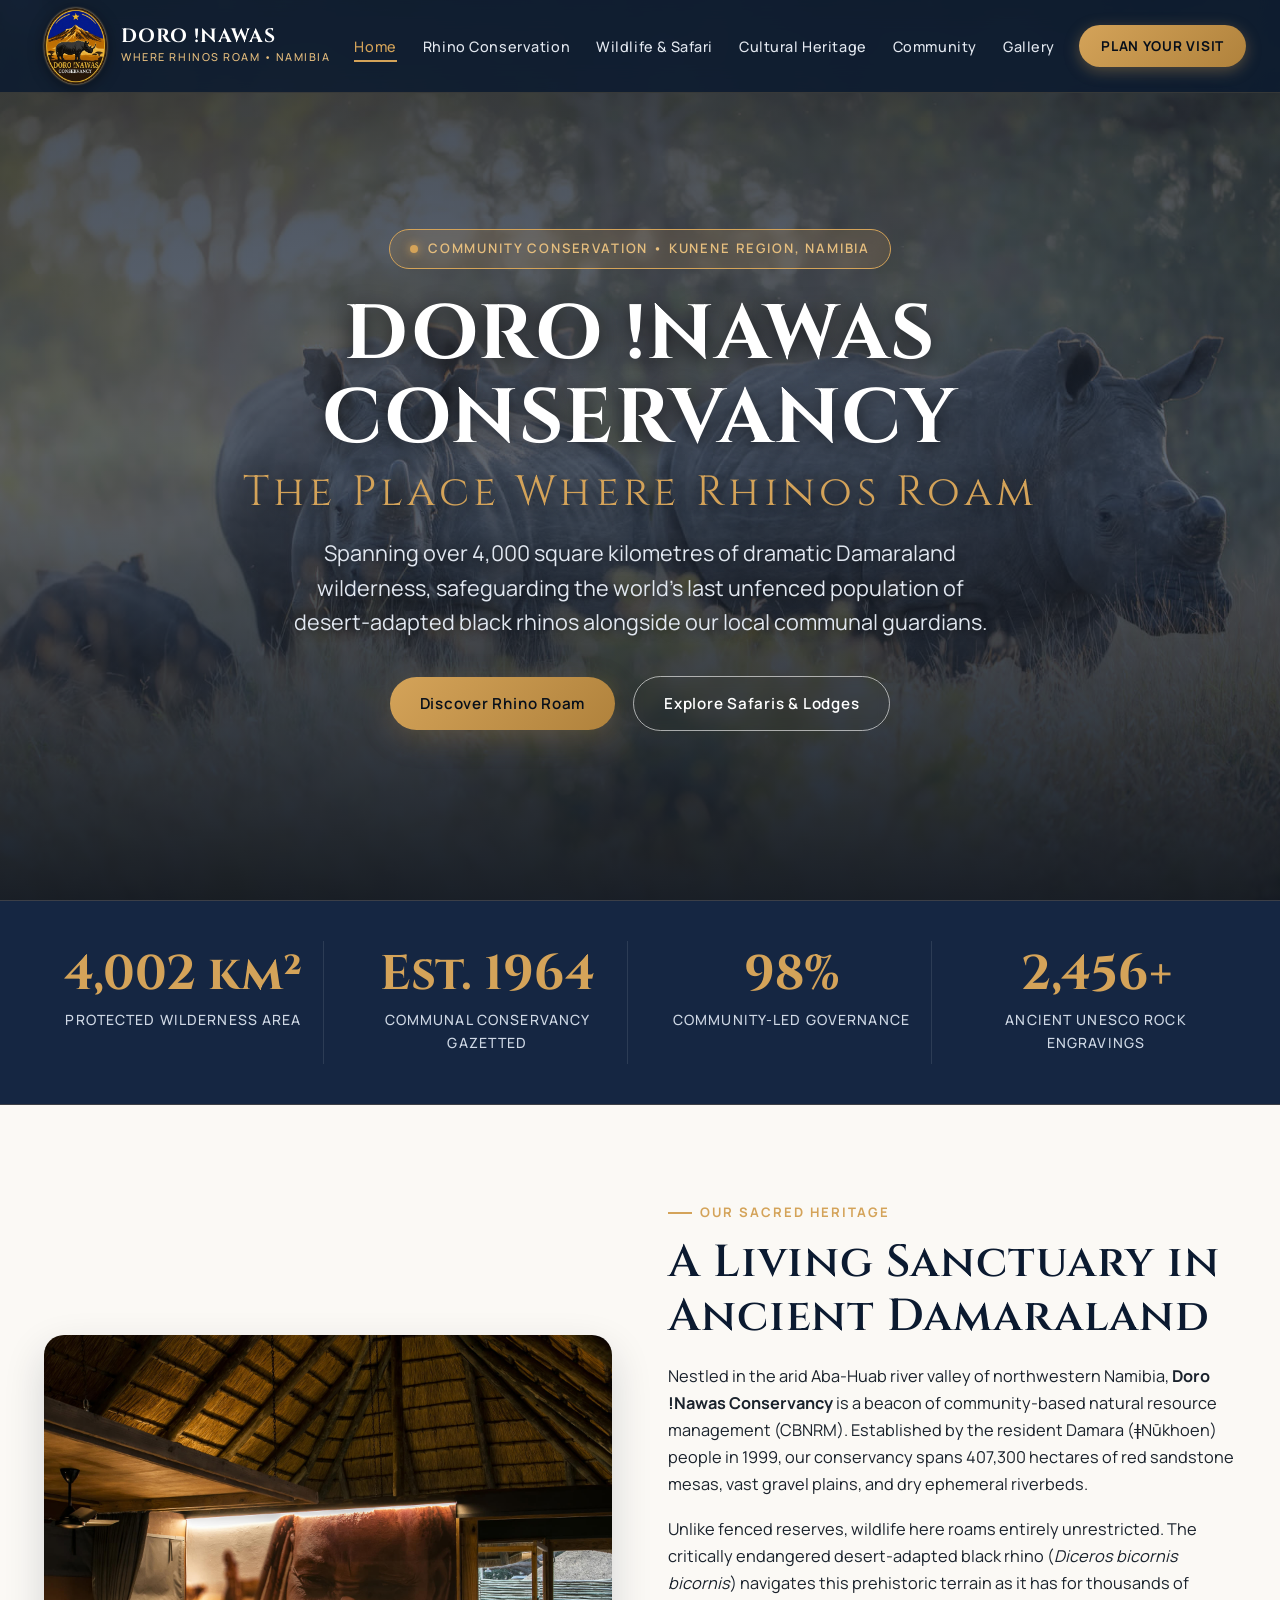
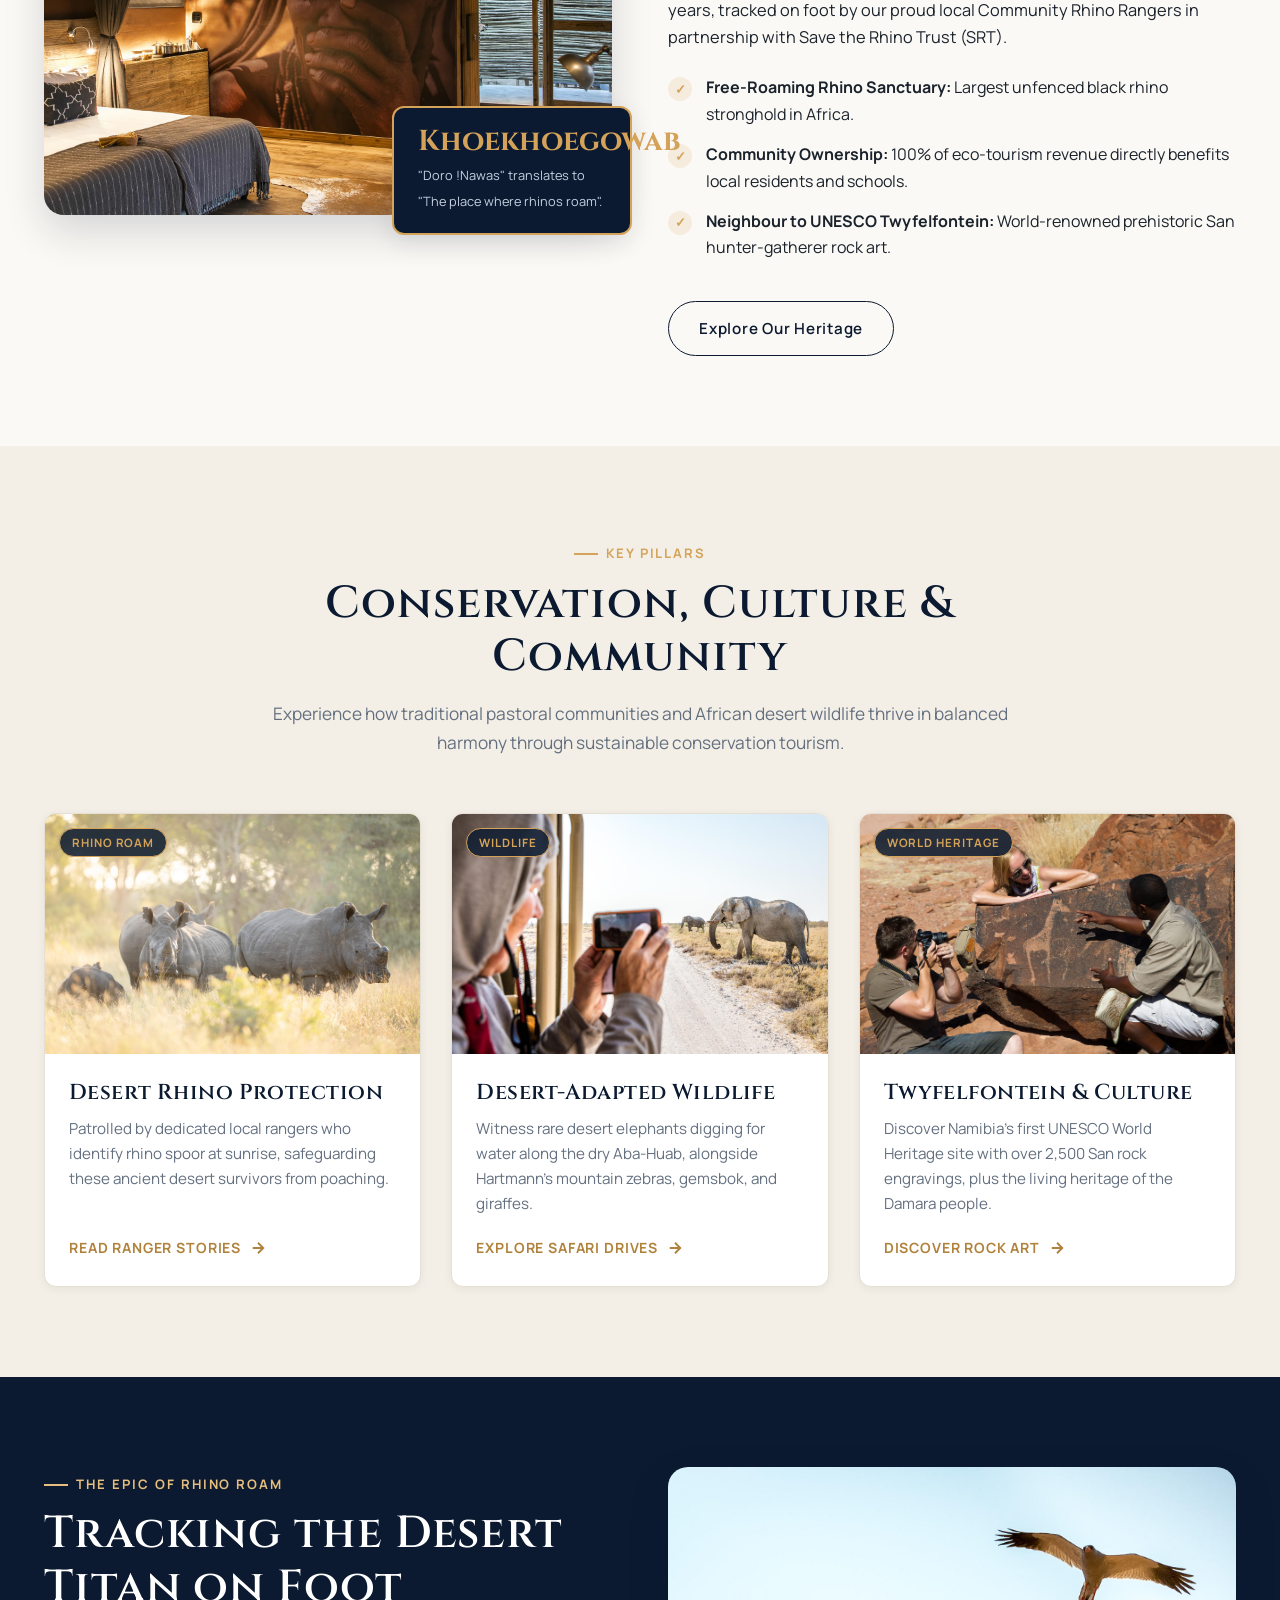
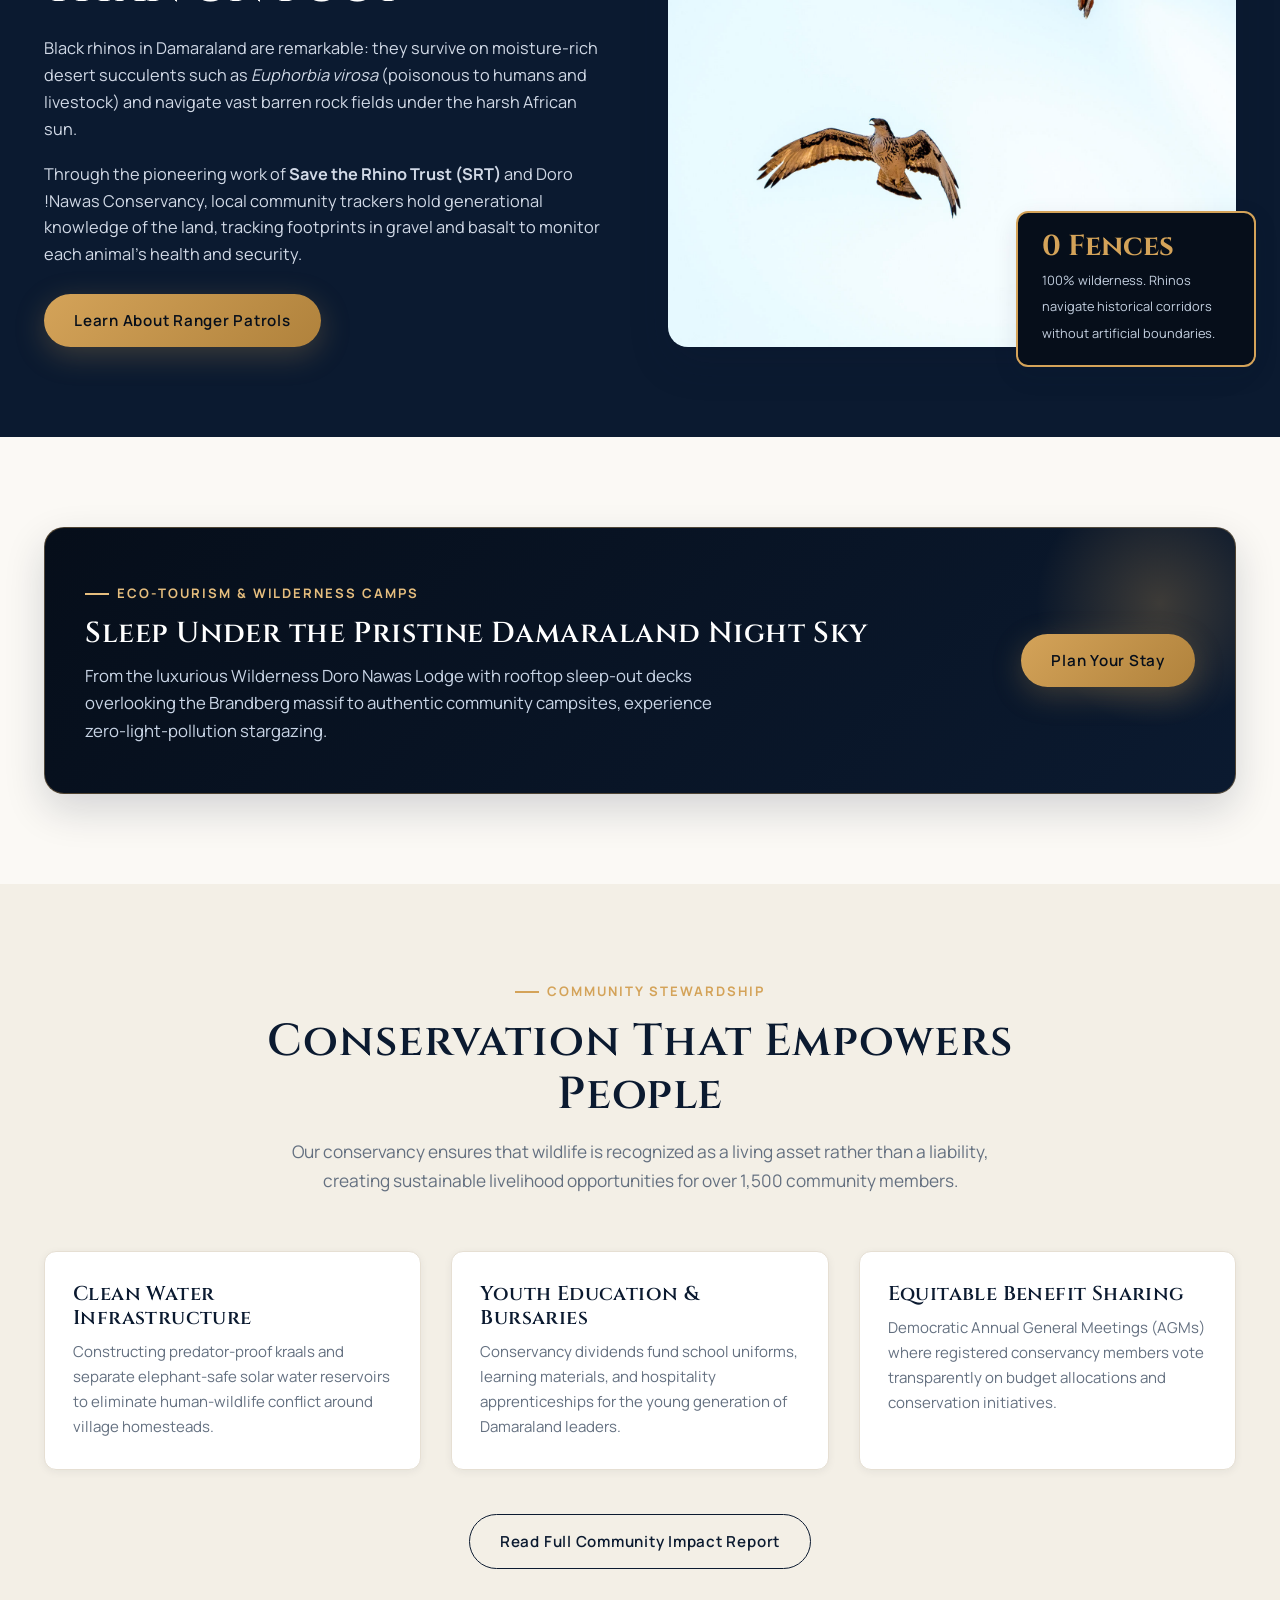
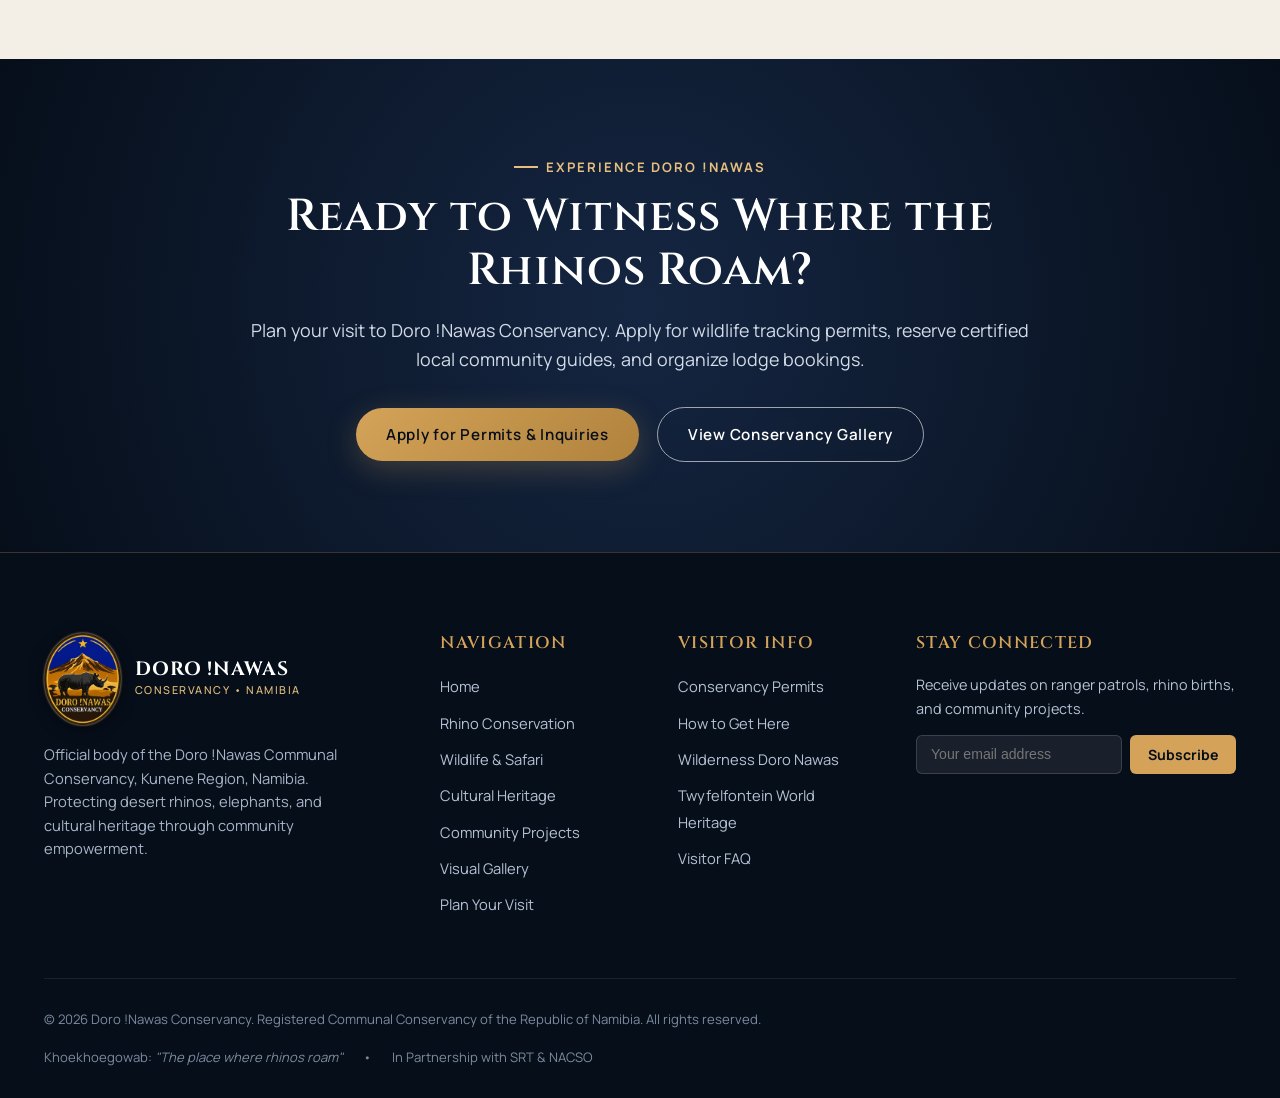
<file: index.html>
<!DOCTYPE html>
<html lang="en">
<head>
  <meta charset="UTF-8">
  <meta name="viewport" content="width=device-width, initial-scale=1.0">
  <title>Doro !Nawas Conservancy | Rhino Roam — Damaraland, Namibia</title>
  <meta name="description" content="Official website of Doro !Nawas Conservancy in Damaraland, Namibia. Known in Khoekhoegowab as 'the place where rhinos roam' — home to the world's last free-roaming desert-adapted black rhinos, desert elephants, and UNESCO Twyfelfontein.">
  <link rel="preconnect" href="https://fonts.googleapis.com">
  <link rel="preconnect" href="https://fonts.gstatic.com" crossorigin>
  <link href="https://fonts.googleapis.com/css2?family=Cinzel:wght@500;600;700;800&family=Cormorant+Garamond:ital,wght@0,400;0,600;0,700;1,400&family=Manrope:wght@300;400;500;600;700&display=swap" rel="stylesheet">
  <link rel="stylesheet" href="css/style.css">
  <link rel="icon" type="image/png" href="assets/images/logo.png">
</head>
<body>

  <!-- Site Header -->
  <header id="siteHeader">
    <div class="wrap">
      <nav class="main-nav">
        <a href="index.html" class="nav-brand">
          <img src="assets/images/logo.png" alt="Doro !Nawas Conservancy Logo" class="nav-logo-img">
          <div class="nav-brand-text">
            <span class="nav-brand-title">DORO !NAWAS</span>
            <span class="nav-brand-sub">Where Rhinos Roam &bull; Namibia</span>
          </div>
        </a>

        <ul class="nav-links">
          <li><a href="index.html" class="active">Home</a></li>
          <li><a href="rhino-conservation.html">Rhino Conservation</a></li>
          <li><a href="wildlife-safari.html">Wildlife &amp; Safari</a></li>
          <li><a href="cultural-heritage.html">Cultural Heritage</a></li>
          <li><a href="community-projects.html">Community</a></li>
          <li><a href="gallery.html">Gallery</a></li>
        </ul>

        <div class="nav-actions">
          <a href="contact.html" class="nav-cta">Plan Your Visit</a>
          <button class="burger-btn" id="burgerBtn" aria-label="Toggle navigation">
            <span></span><span></span><span></span>
          </button>
        </div>
      </nav>
    </div>
  </header>

  <!-- Mobile Drawer Navigation -->
  <div class="mobile-nav-backdrop" id="mobileNavBackdrop"></div>
  <aside class="mobile-nav" id="mobileNav">
    <div class="mobile-nav-header">
      <div class="nav-brand">
        <img src="assets/images/logo.png" alt="Doro !Nawas Conservancy Logo" class="mobile-logo-img">
        <span class="nav-brand-title">DORO !NAWAS</span>
      </div>
      <button class="mobile-close" id="mobileClose" aria-label="Close menu">&times;</button>
    </div>
    <div class="mobile-nav-links">
      <a href="index.html" class="active">Home</a>
      <a href="rhino-conservation.html">Rhino Conservation (Rhino Roam)</a>
      <a href="wildlife-safari.html">Wildlife &amp; Safari Expeditions</a>
      <a href="cultural-heritage.html">Cultural Heritage &amp; Twyfelfontein</a>
      <a href="community-projects.html">Community &amp; Sustainability</a>
      <a href="gallery.html">Visual Gallery</a>
      <a href="contact.html">Visit Planning &amp; Contact</a>
    </div>
    <div class="mobile-nav-footer">
      <a href="contact.html" class="btn btn-primary">Plan Your Visit</a>
    </div>
  </aside>

  <!-- Hero Section -->
  <section class="hero">
    <img src="assets/images/black-rhinos-wild.jpg" alt="Free roaming desert black rhino in Damaraland Namibia" class="hero-bg">
    <div class="hero-overlay"></div>
    <div class="hero-content">
      <div class="hero-badge">
        <span class="hero-badge-dot"></span>
        Community Conservation &bull; Kunene Region, Namibia
      </div>
      <h1 class="hero-title">
        DORO !NAWAS CONSERVANCY
        <span>The Place Where Rhinos Roam</span>
      </h1>
      <p class="hero-subtitle">
        Spanning over 4,000 square kilometres of dramatic Damaraland wilderness, safeguarding the world’s last unfenced population of desert-adapted black rhinos alongside our local communal guardians.
      </p>
      <div class="hero-btns">
        <a href="rhino-conservation.html" class="btn btn-primary">Discover Rhino Roam</a>
        <a href="wildlife-safari.html" class="btn btn-outline">Explore Safaris &amp; Lodges</a>
      </div>
    </div>
  </section>

  <!-- Statistics Strip -->
  <section class="stats-strip">
    <div class="wrap">
      <div class="stats-grid">
        <div class="stat-item">
          <div class="stat-num" data-target="4073" data-suffix=" km²">4,073 km²</div>
          <div class="stat-label">Protected Wilderness Area</div>
        </div>
        <div class="stat-item">
          <div class="stat-num" data-target="1999" data-prefix="Est. " data-grouping="false">Est. 1999</div>
          <div class="stat-label">Communal Conservancy Gazetted</div>
        </div>
        <div class="stat-item">
          <div class="stat-num" data-target="100" data-suffix="%">100%</div>
          <div class="stat-label">Community-Led Governance</div>
        </div>
        <div class="stat-item">
          <div class="stat-num" data-target="2500" data-suffix="+">2,500+</div>
          <div class="stat-label">Ancient UNESCO Rock Engravings</div>
        </div>
      </div>
    </div>
  </section>

  <!-- About / Origin Story Narrative -->
  <section class="section">
    <div class="wrap">
      <div class="split">
        <div class="split-media">
          <div class="split-media-frame">
            <img src="assets/images/damaraland-mountains.jpg" alt="Dramatic Damaraland mountains in Doro Nawas Conservancy">
          </div>
          <div class="split-media-badge">
            <strong>Khoekhoegowab</strong>
            <span>"Doro !Nawas" translates to "The place where rhinos roam".</span>
          </div>
        </div>

        <div class="split-copy">
          <div class="eyebrow">Our Sacred Heritage</div>
          <h2>A Living Sanctuary in Ancient Damaraland</h2>
          <p>
            Nestled in the arid Aba-Huab river valley of northwestern Namibia, <strong>Doro !Nawas Conservancy</strong> is a beacon of community-based natural resource management (CBNRM). Established by the resident Damara (ǂNūkhoen) people in 1999, our conservancy spans 407,300 hectares of red sandstone mesas, vast gravel plains, and dry ephemeral riverbeds.
          </p>
          <p>
            Unlike fenced reserves, wildlife here roams entirely unrestricted. The critically endangered desert-adapted black rhino (<em>Diceros bicornis bicornis</em>) navigates this prehistoric terrain as it has for thousands of years, tracked on foot by our proud local Community Rhino Rangers in partnership with Save the Rhino Trust (SRT).
          </p>
          <div class="feature-list">
            <div class="feature-list-item">
              <span class="feature-icon">&#10003;</span>
              <span><strong>Free-Roaming Rhino Sanctuary:</strong> Largest unfenced black rhino stronghold in Africa.</span>
            </div>
            <div class="feature-list-item">
              <span class="feature-icon">&#10003;</span>
              <span><strong>Community Ownership:</strong> 100% of eco-tourism revenue directly benefits local residents and schools.</span>
            </div>
            <div class="feature-list-item">
              <span class="feature-icon">&#10003;</span>
              <span><strong>Neighbour to UNESCO Twyfelfontein:</strong> World-renowned prehistoric San hunter-gatherer rock art.</span>
            </div>
          </div>
          <a href="cultural-heritage.html" class="btn btn-outline-dark">Explore Our Heritage</a>
        </div>
      </div>
    </div>
  </section>

  <!-- Core Pillars Grid -->
  <section class="section section-alt">
    <div class="wrap">
      <div class="section-header">
        <div class="eyebrow">Key Pillars</div>
        <h2>Conservation, Culture &amp; Community</h2>
        <p>
          Experience how traditional pastoral communities and African desert wildlife thrive in balanced harmony through sustainable conservation tourism.
        </p>
      </div>

      <div class="grid-3">
        <!-- Card 1: Rhino Roam -->
        <div class="feature-card">
          <div class="card-media">
            <img src="assets/images/rhino-closeup.jpg" alt="Desert Black Rhino in Damaraland">
            <span class="card-tag">Rhino Roam</span>
          </div>
          <div class="card-body">
            <h3>Desert Rhino Protection</h3>
            <p>
              Patrolled by dedicated local rangers who identify rhino spoor at sunrise, safeguarding these ancient desert survivors from poaching.
            </p>
            <a href="rhino-conservation.html" class="card-link">
              Read Ranger Stories
              <svg width="18" height="18" viewBox="0 0 24 24" fill="none" stroke="currentColor" stroke-width="2.5"><path d="M5 12h14M12 5l7 7-7 7"/></svg>
            </a>
          </div>
        </div>

        <!-- Card 2: Desert Wildlife -->
        <div class="feature-card">
          <div class="card-media">
            <img src="assets/images/desert-elephants.jpg" alt="Desert adapted elephants in dry riverbed">
            <span class="card-tag">Wildlife</span>
          </div>
          <div class="card-body">
            <h3>Desert-Adapted Wildlife</h3>
            <p>
              Witness rare desert elephants digging for water along the dry Aba-Huab, alongside Hartmann’s mountain zebras, gemsbok, and giraffes.
            </p>
            <a href="wildlife-safari.html" class="card-link">
              Explore Safari Drives
              <svg width="18" height="18" viewBox="0 0 24 24" fill="none" stroke="currentColor" stroke-width="2.5"><path d="M5 12h14M12 5l7 7-7 7"/></svg>
            </a>
          </div>
        </div>

        <!-- Card 3: UNESCO Rock Art -->
        <div class="feature-card">
          <div class="card-media">
            <img src="assets/images/twyfelfontein-rock-art.jpg" alt="Twyfelfontein Rock Engravings">
            <span class="card-tag">World Heritage</span>
          </div>
          <div class="card-body">
            <h3>Twyfelfontein &amp; Culture</h3>
            <p>
              Discover Namibia’s first UNESCO World Heritage site with over 2,500 San rock engravings, plus the living heritage of the Damara people.
            </p>
            <a href="cultural-heritage.html" class="card-link">
              Discover Rock Art
              <svg width="18" height="18" viewBox="0 0 24 24" fill="none" stroke="currentColor" stroke-width="2.5"><path d="M5 12h14M12 5l7 7-7 7"/></svg>
            </a>
          </div>
        </div>
      </div>
    </div>
  </section>

  <!-- Rhino Roam Deep-Dive Section -->
  <section class="section section-dark">
    <div class="wrap">
      <div class="split reverse">
        <div class="split-media">
          <div class="split-media-frame">
            <img src="assets/images/desert-rhino-camp.jpg" alt="Tracking black rhinos on foot in Damaraland">
          </div>
          <div class="split-media-badge">
            <strong>0 Fences</strong>
            <span>100% wilderness. Rhinos navigate historical corridors without artificial boundaries.</span>
          </div>
        </div>

        <div class="split-copy">
          <div class="eyebrow">The Epic of Rhino Roam</div>
          <h2>Tracking the Desert Titan on Foot</h2>
          <p>
            Black rhinos in Damaraland are remarkable: they survive on moisture-rich desert succulents such as <em>Euphorbia virosa</em> (poisonous to humans and livestock) and navigate vast barren rock fields under the harsh African sun.
          </p>
          <p>
            Through the pioneering work of <strong>Save the Rhino Trust (SRT)</strong> and Doro !Nawas Conservancy, local community trackers hold generational knowledge of the land, tracking footprints in gravel and basalt to monitor each animal's health and security.
          </p>
          <a href="rhino-conservation.html#rangers" class="btn btn-primary">Learn About Ranger Patrols</a>
        </div>
      </div>
    </div>
  </section>

  <!-- Experience Lodging & Stargazing Banner -->
  <section class="section">
    <div class="wrap">
      <div class="callout-banner">
        <div class="callout-content">
          <div class="callout-text">
            <div class="eyebrow">Eco-Tourism &amp; Wilderness Camps</div>
            <h3>Sleep Under the Pristine Damaraland Night Sky</h3>
            <p>
              From the luxurious Wilderness Doro Nawas Lodge with rooftop sleep-out decks overlooking the Brandberg massif to authentic community campsites, experience zero-light-pollution stargazing.
            </p>
          </div>
          <div>
            <a href="wildlife-safari.html" class="btn btn-primary">Plan Your Stay</a>
          </div>
        </div>
      </div>
    </div>
  </section>

  <!-- Interactive Community Voice -->
  <section class="section section-alt">
    <div class="wrap">
      <div class="section-header">
        <div class="eyebrow">Community Stewardship</div>
        <h2>Conservation That Empowers People</h2>
        <p>
          Our conservancy ensures that wildlife is recognized as a living asset rather than a liability, creating sustainable livelihood opportunities for over 1,500 community members.
        </p>
      </div>

      <div class="grid-3">
        <div class="feature-card info-card">
          <h4>Clean Water Infrastructure</h4>
          <p>
            Constructing predator-proof kraals and separate elephant-safe solar water reservoirs to eliminate human-wildlife conflict around village homesteads.
          </p>
        </div>
        <div class="feature-card info-card">
          <h4>Youth Education &amp; Bursaries</h4>
          <p>
            Conservancy dividends fund school uniforms, learning materials, and hospitality apprenticeships for the young generation of Damaraland leaders.
          </p>
        </div>
        <div class="feature-card info-card">
          <h4>Equitable Benefit Sharing</h4>
          <p>
            Democratic Annual General Meetings (AGMs) where registered conservancy members vote transparently on budget allocations and conservation initiatives.
          </p>
        </div>
      </div>

      <div class="section-actions">
        <a href="community-projects.html" class="btn btn-outline-dark">Read Full Community Impact Report</a>
      </div>
    </div>
  </section>

  <!-- Quick Visit Planning CTA -->
  <section class="section cta-section">
    <div class="wrap-sm">
      <div class="eyebrow">Experience Doro !Nawas</div>
      <h2>Ready to Witness Where the Rhinos Roam?</h2>
      <p>
        Plan your visit to Doro !Nawas Conservancy. Apply for wildlife tracking permits, reserve certified local community guides, and organize lodge bookings.
      </p>
      <div class="hero-btns">
        <a href="contact.html" class="btn btn-primary">Apply for Permits &amp; Inquiries</a>
        <a href="gallery.html" class="btn btn-outline">View Conservancy Gallery</a>
      </div>
    </div>
  </section>

  <!-- Site Footer -->
  <footer class="site-footer">
    <div class="wrap">
      <div class="footer-top">
        <div class="footer-brand">
          <div class="footer-logo-row">
            <img src="assets/images/logo.png" alt="Doro !Nawas Conservancy Logo" class="footer-logo-img">
            <div>
              <div class="nav-brand-title">DORO !NAWAS</div>
              <div class="nav-brand-sub">Conservancy &bull; Namibia</div>
            </div>
          </div>
          <p>
            Official body of the Doro !Nawas Communal Conservancy, Kunene Region, Namibia. Protecting desert rhinos, elephants, and cultural heritage through community empowerment.
          </p>
        </div>

        <div>
          <h4 class="footer-title">Navigation</h4>
          <ul class="footer-links">
            <li><a href="index.html">Home</a></li>
            <li><a href="rhino-conservation.html">Rhino Conservation</a></li>
            <li><a href="wildlife-safari.html">Wildlife &amp; Safari</a></li>
            <li><a href="cultural-heritage.html">Cultural Heritage</a></li>
            <li><a href="community-projects.html">Community Projects</a></li>
            <li><a href="gallery.html">Visual Gallery</a></li>
            <li><a href="contact.html">Plan Your Visit</a></li>
          </ul>
        </div>

        <div>
          <h4 class="footer-title">Visitor Info</h4>
          <ul class="footer-links">
            <li><a href="contact.html#permits">Conservancy Permits</a></li>
            <li><a href="contact.html#directions">How to Get Here</a></li>
            <li><a href="wildlife-safari.html#lodges">Wilderness Doro Nawas</a></li>
            <li><a href="cultural-heritage.html#twyfelfontein">Twyfelfontein World Heritage</a></li>
            <li><a href="contact.html#faq">Visitor FAQ</a></li>
          </ul>
        </div>

        <div class="footer-newsletter">
          <h4 class="footer-title">Stay Connected</h4>
          <p>Receive updates on ranger patrols, rhino births, and community projects.</p>
          <form class="newsletter-form" id="newsletterForm">
            <input type="email" class="newsletter-input" placeholder="Your email address" required aria-label="Email Address">
            <button type="submit" class="newsletter-btn">Subscribe</button>
          </form>
        </div>
      </div>

      <div class="footer-bottom">
        <div>
          &copy; 2026 Doro !Nawas Conservancy. Registered Communal Conservancy of the Republic of Namibia. All rights reserved.
        </div>
        <div class="footer-badges">
          <span>Khoekhoegowab: <em>"The place where rhinos roam"</em></span>
          <span>&bull;</span>
          <span>In Partnership with SRT &amp; NACSO</span>
        </div>
      </div>
    </div>
  </footer>

  <script src="js/main.js"></script>
</body>
</html>
</file>
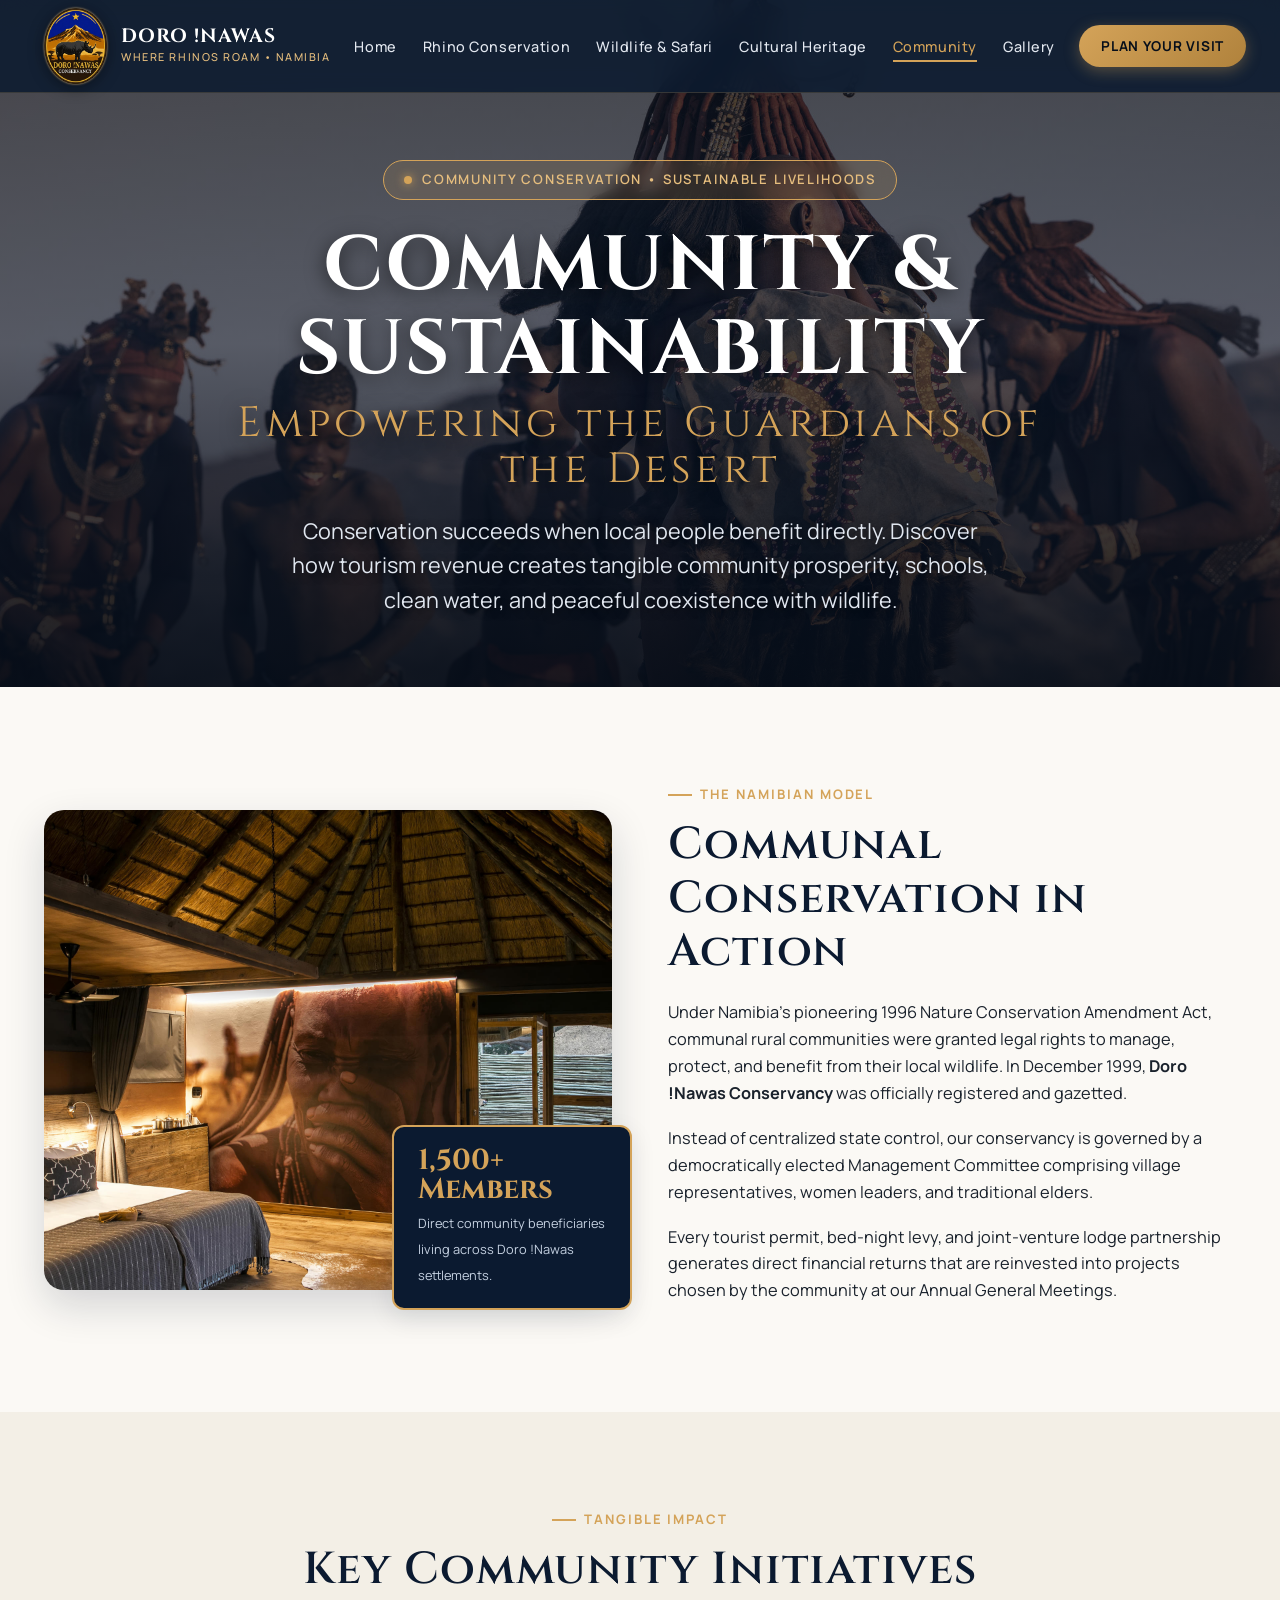
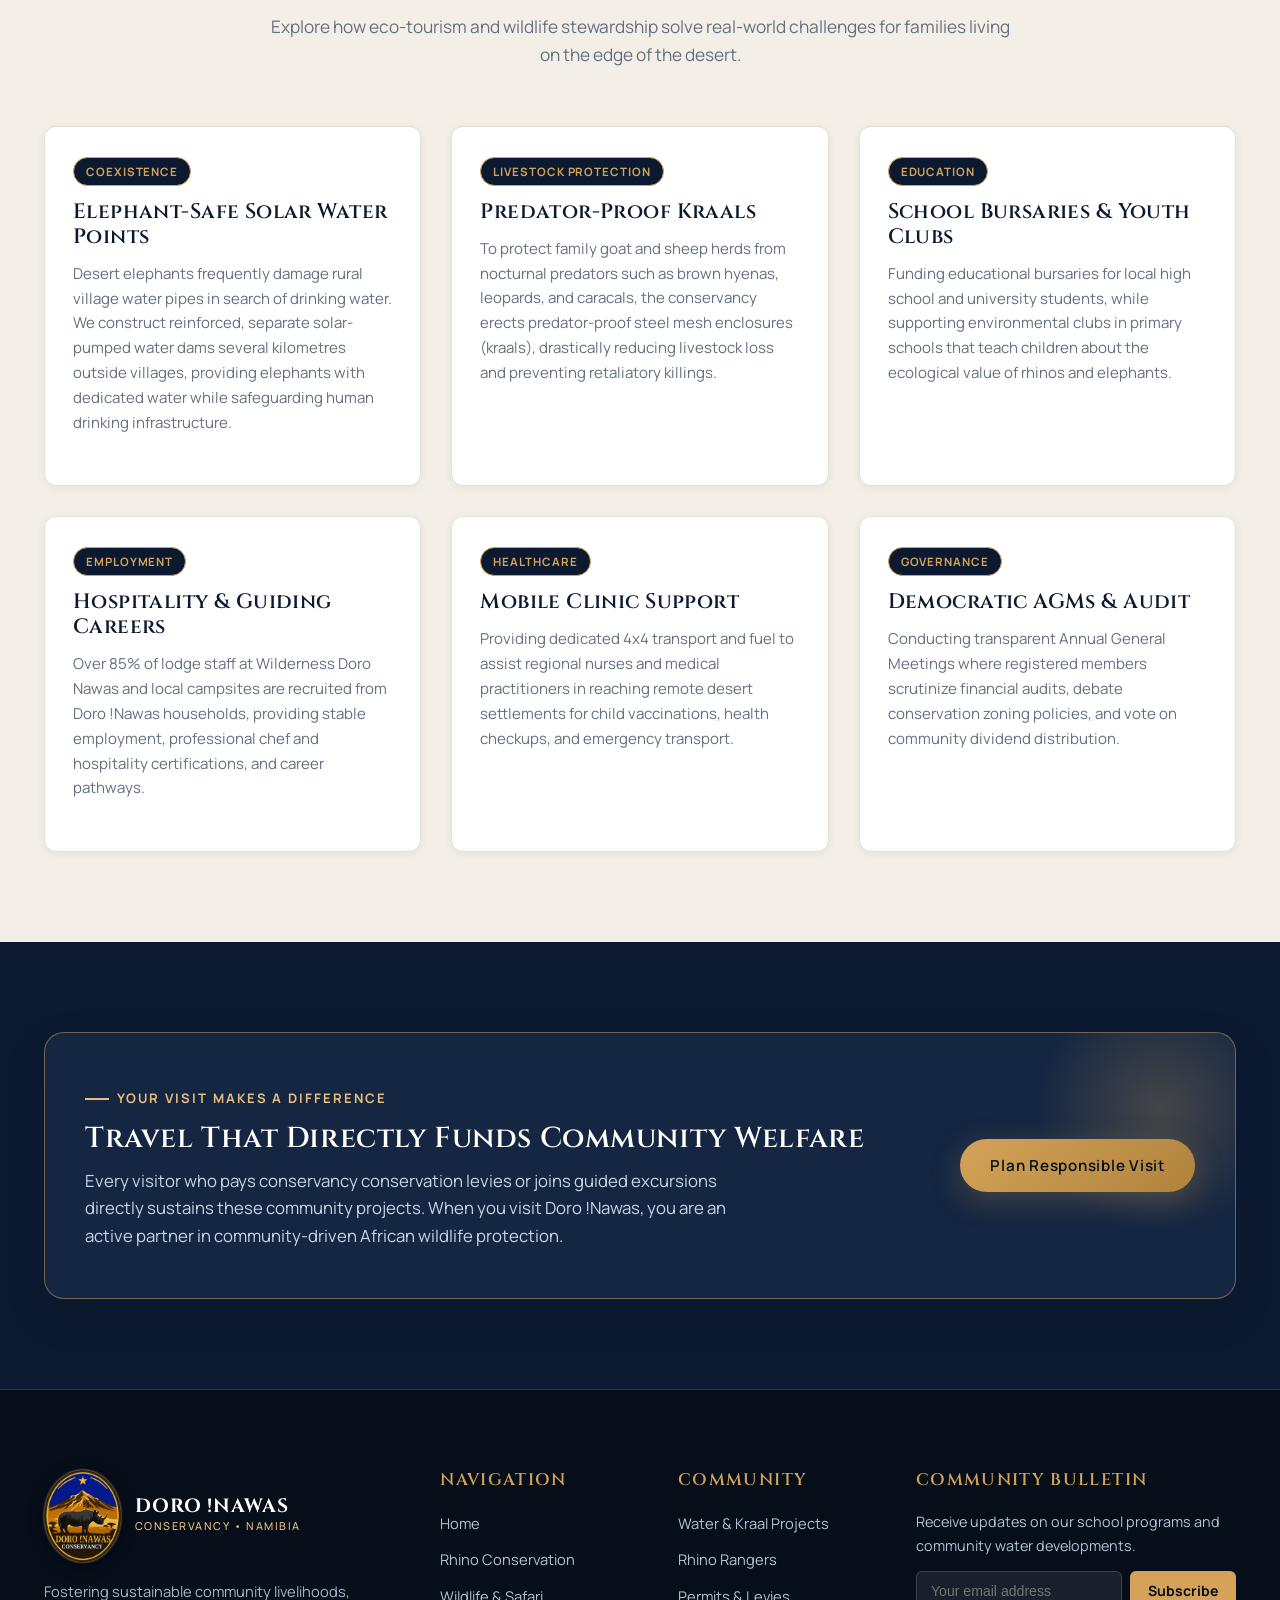
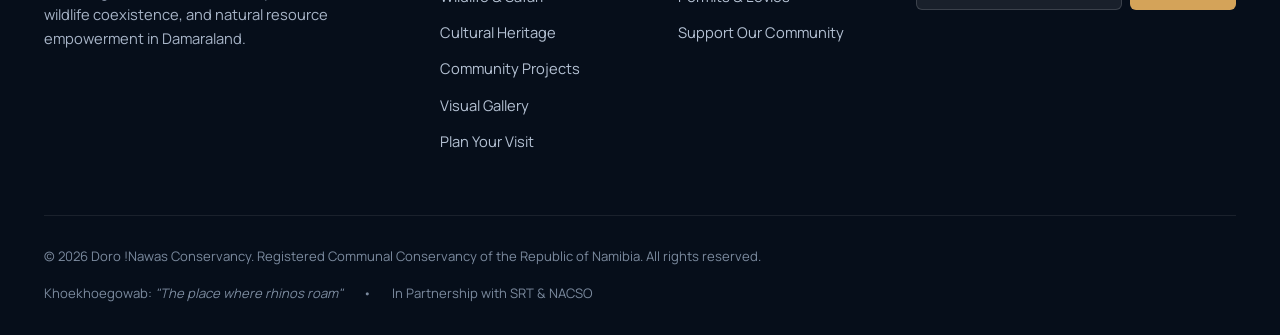
<file: community-projects.html>
<!DOCTYPE html>
<html lang="en">
<head>
  <meta charset="UTF-8">
  <meta name="viewport" content="width=device-width, initial-scale=1.0">
  <title>Community Projects &amp; Sustainability | Doro !Nawas Conservancy</title>
  <meta name="description" content="Discover how Doro !Nawas Conservancy channels eco-tourism dividends into human-wildlife conflict mitigation, elephant water points, youth education, and community empowerment in Damaraland.">
  <link rel="preconnect" href="https://fonts.googleapis.com">
  <link rel="preconnect" href="https://fonts.gstatic.com" crossorigin>
  <link href="https://fonts.googleapis.com/css2?family=Cinzel:wght@500;600;700;800&family=Cormorant+Garamond:ital,wght@0,400;0,600;0,700;1,400&family=Manrope:wght@300;400;500;600;700&display=swap" rel="stylesheet">
  <link rel="stylesheet" href="css/style.css">
  <link rel="icon" type="image/png" href="assets/images/logo.png">
</head>
<body>

  <!-- Site Header -->
  <header id="siteHeader">
    <div class="wrap">
      <nav class="main-nav">
        <a href="index.html" class="nav-brand">
          <img src="assets/images/logo.png" alt="Doro !Nawas Conservancy Logo" class="nav-logo-img">
          <div class="nav-brand-text">
            <span class="nav-brand-title">DORO !NAWAS</span>
            <span class="nav-brand-sub">Where Rhinos Roam &bull; Namibia</span>
          </div>
        </a>

        <ul class="nav-links">
          <li><a href="index.html">Home</a></li>
          <li><a href="rhino-conservation.html">Rhino Conservation</a></li>
          <li><a href="wildlife-safari.html">Wildlife &amp; Safari</a></li>
          <li><a href="cultural-heritage.html">Cultural Heritage</a></li>
          <li><a href="community-projects.html" class="active">Community</a></li>
          <li><a href="gallery.html">Gallery</a></li>
        </ul>

        <div class="nav-actions">
          <a href="contact.html" class="nav-cta">Plan Your Visit</a>
          <button class="burger-btn" id="burgerBtn" aria-label="Toggle navigation">
            <span></span><span></span><span></span>
          </button>
        </div>
      </nav>
    </div>
  </header>

  <!-- Mobile Drawer Navigation -->
  <div class="mobile-nav-backdrop" id="mobileNavBackdrop"></div>
  <aside class="mobile-nav" id="mobileNav">
    <div class="mobile-nav-header">
      <div class="nav-brand">
        <img src="assets/images/logo.png" alt="Doro !Nawas Conservancy Logo" class="mobile-logo-img">
        <span class="nav-brand-title">DORO !NAWAS</span>
      </div>
      <button class="mobile-close" id="mobileClose" aria-label="Close menu">&times;</button>
    </div>
    <div class="mobile-nav-links">
      <a href="index.html">Home</a>
      <a href="rhino-conservation.html">Rhino Conservation (Rhino Roam)</a>
      <a href="wildlife-safari.html">Wildlife &amp; Safari Expeditions</a>
      <a href="cultural-heritage.html">Cultural Heritage &amp; Twyfelfontein</a>
      <a href="community-projects.html" class="active">Community &amp; Sustainability</a>
      <a href="gallery.html">Visual Gallery</a>
      <a href="contact.html">Visit Planning &amp; Contact</a>
    </div>
    <div class="mobile-nav-footer">
      <a href="contact.html" class="btn btn-primary">Plan Your Visit</a>
    </div>
  </aside>

  <!-- Hero Section -->
  <section class="hero hero-page">
    <img src="assets/images/community-village.jpg" alt="Doro Nawas community members in Damaraland" class="hero-bg">
    <div class="hero-overlay"></div>
    <div class="hero-content">
      <div class="hero-badge">
        <span class="hero-badge-dot"></span>
        Community Conservation &bull; Sustainable Livelihoods
      </div>
      <h1 class="hero-title">
        COMMUNITY &amp; SUSTAINABILITY
        <span>Empowering the Guardians of the Desert</span>
      </h1>
      <p class="hero-subtitle">
        Conservation succeeds when local people benefit directly. Discover how tourism revenue creates tangible community prosperity, schools, clean water, and peaceful coexistence with wildlife.
      </p>
    </div>
  </section>

  <!-- The CBNRM Model -->
  <section class="section">
    <div class="wrap">
      <div class="split">
        <div class="split-media">
          <div class="split-media-frame">
            <img src="assets/images/damaraland-mountains.jpg" alt="Landscape of Doro Nawas Conservancy">
          </div>
          <div class="split-media-badge">
            <strong>1,500+ Members</strong>
            <span>Direct community beneficiaries living across Doro !Nawas settlements.</span>
          </div>
        </div>

        <div class="split-copy">
          <div class="eyebrow">The Namibian Model</div>
          <h2>Communal Conservation in Action</h2>
          <p>
            Under Namibia's pioneering 1996 Nature Conservation Amendment Act, communal rural communities were granted legal rights to manage, protect, and benefit from their local wildlife. In December 1999, <strong>Doro !Nawas Conservancy</strong> was officially registered and gazetted.
          </p>
          <p>
            Instead of centralized state control, our conservancy is governed by a democratically elected Management Committee comprising village representatives, women leaders, and traditional elders.
          </p>
          <p>
            Every tourist permit, bed-night levy, and joint-venture lodge partnership generates direct financial returns that are reinvested into projects chosen by the community at our Annual General Meetings.
          </p>
        </div>
      </div>
    </div>
  </section>

  <!-- Core Community Projects Grid -->
  <section class="section section-alt" id="projects">
    <div class="wrap">
      <div class="section-header">
        <div class="eyebrow">Tangible Impact</div>
        <h2>Key Community Initiatives</h2>
        <p>
          Explore how eco-tourism and wildlife stewardship solve real-world challenges for families living on the edge of the desert.
        </p>
      </div>

      <div class="grid-3">
        <!-- Project 1 -->
        <div class="feature-card info-card">
          <div class="card-body">
            <span class="card-tag card-tag-inline">Coexistence</span>
            <h3>Elephant-Safe Solar Water Points</h3>
            <p>
              Desert elephants frequently damage rural village water pipes in search of drinking water. We construct reinforced, separate solar-pumped water dams several kilometres outside villages, providing elephants with dedicated water while safeguarding human drinking infrastructure.
            </p>
          </div>
        </div>

        <!-- Project 2 -->
        <div class="feature-card info-card">
          <div class="card-body">
            <span class="card-tag card-tag-inline">Livestock Protection</span>
            <h3>Predator-Proof Kraals</h3>
            <p>
              To protect family goat and sheep herds from nocturnal predators such as brown hyenas, leopards, and caracals, the conservancy erects predator-proof steel mesh enclosures (kraals), drastically reducing livestock loss and preventing retaliatory killings.
            </p>
          </div>
        </div>

        <!-- Project 3 -->
        <div class="feature-card info-card">
          <div class="card-body">
            <span class="card-tag card-tag-inline">Education</span>
            <h3>School Bursaries &amp; Youth Clubs</h3>
            <p>
              Funding educational bursaries for local high school and university students, while supporting environmental clubs in primary schools that teach children about the ecological value of rhinos and elephants.
            </p>
          </div>
        </div>

        <!-- Project 4 -->
        <div class="feature-card info-card">
          <div class="card-body">
            <span class="card-tag card-tag-inline">Employment</span>
            <h3>Hospitality &amp; Guiding Careers</h3>
            <p>
              Over 85% of lodge staff at Wilderness Doro Nawas and local campsites are recruited from Doro !Nawas households, providing stable employment, professional chef and hospitality certifications, and career pathways.
            </p>
          </div>
        </div>

        <!-- Project 5 -->
        <div class="feature-card info-card">
          <div class="card-body">
            <span class="card-tag card-tag-inline">Healthcare</span>
            <h3>Mobile Clinic Support</h3>
            <p>
              Providing dedicated 4x4 transport and fuel to assist regional nurses and medical practitioners in reaching remote desert settlements for child vaccinations, health checkups, and emergency transport.
            </p>
          </div>
        </div>

        <!-- Project 6 -->
        <div class="feature-card info-card">
          <div class="card-body">
            <span class="card-tag card-tag-inline">Governance</span>
            <h3>Democratic AGMs &amp; Audit</h3>
            <p>
              Conducting transparent Annual General Meetings where registered members scrutinize financial audits, debate conservation zoning policies, and vote on community dividend distribution.
            </p>
          </div>
        </div>
      </div>
    </div>
  </section>

  <!-- Sustainable Tourism Callout -->
  <section class="section section-dark">
    <div class="wrap">
      <div class="callout-banner">
        <div class="callout-content">
          <div class="callout-text">
            <div class="eyebrow">Your Visit Makes a Difference</div>
            <h3>Travel That Directly Funds Community Welfare</h3>
            <p>
              Every visitor who pays conservancy conservation levies or joins guided excursions directly sustains these community projects. When you visit Doro !Nawas, you are an active partner in community-driven African wildlife protection.
            </p>
          </div>
          <div>
            <a href="contact.html" class="btn btn-primary">Plan Responsible Visit</a>
          </div>
        </div>
      </div>
    </div>
  </section>

  <!-- Site Footer -->
  <footer class="site-footer">
    <div class="wrap">
      <div class="footer-top">
        <div class="footer-brand">
          <div class="footer-logo-row">
            <img src="assets/images/logo.png" alt="Doro !Nawas Conservancy Logo" class="footer-logo-img">
            <div>
              <div class="nav-brand-title">DORO !NAWAS</div>
              <div class="nav-brand-sub">Conservancy &bull; Namibia</div>
            </div>
          </div>
          <p>
            Fostering sustainable community livelihoods, wildlife coexistence, and natural resource empowerment in Damaraland.
          </p>
        </div>

        <div>
          <h4 class="footer-title">Navigation</h4>
          <ul class="footer-links">
            <li><a href="index.html">Home</a></li>
            <li><a href="rhino-conservation.html">Rhino Conservation</a></li>
            <li><a href="wildlife-safari.html">Wildlife &amp; Safari</a></li>
            <li><a href="cultural-heritage.html">Cultural Heritage</a></li>
            <li><a href="community-projects.html">Community Projects</a></li>
            <li><a href="gallery.html">Visual Gallery</a></li>
            <li><a href="contact.html">Plan Your Visit</a></li>
          </ul>
        </div>

        <div>
          <h4 class="footer-title">Community</h4>
          <ul class="footer-links">
            <li><a href="#projects">Water &amp; Kraal Projects</a></li>
            <li><a href="rhino-conservation.html#rangers">Rhino Rangers</a></li>
            <li><a href="contact.html#permits">Permits &amp; Levies</a></li>
            <li><a href="contact.html">Support Our Community</a></li>
          </ul>
        </div>

        <div class="footer-newsletter">
          <h4 class="footer-title">Community Bulletin</h4>
          <p>Receive updates on our school programs and community water developments.</p>
          <form class="newsletter-form" id="newsletterForm">
            <input type="email" class="newsletter-input" placeholder="Your email address" required aria-label="Email Address">
            <button type="submit" class="newsletter-btn">Subscribe</button>
          </form>
        </div>
      </div>

      <div class="footer-bottom">
        <div>
          &copy; 2026 Doro !Nawas Conservancy. Registered Communal Conservancy of the Republic of Namibia. All rights reserved.
        </div>
        <div class="footer-badges">
          <span>Khoekhoegowab: <em>"The place where rhinos roam"</em></span>
          <span>&bull;</span>
          <span>In Partnership with SRT &amp; NACSO</span>
        </div>
      </div>
    </div>
  </footer>

  <script src="js/main.js"></script>
</body>
</html>
</file>
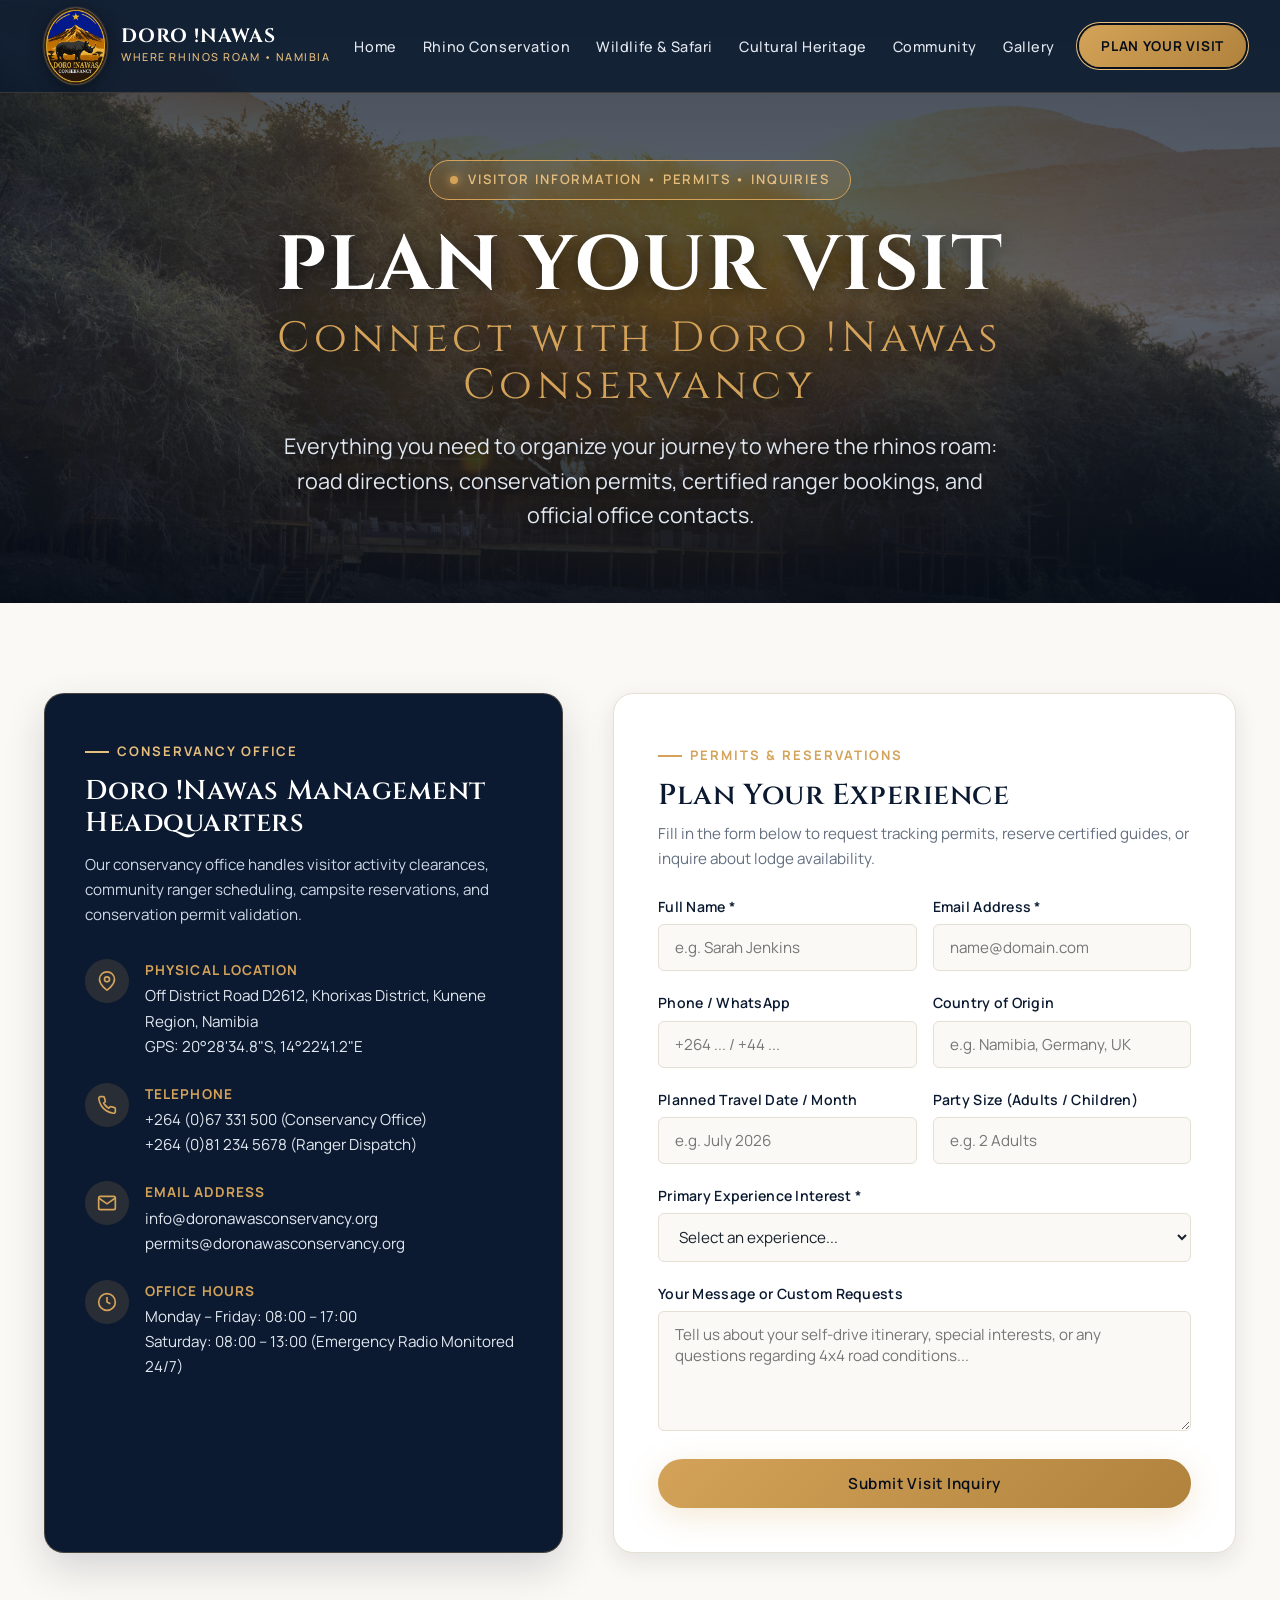
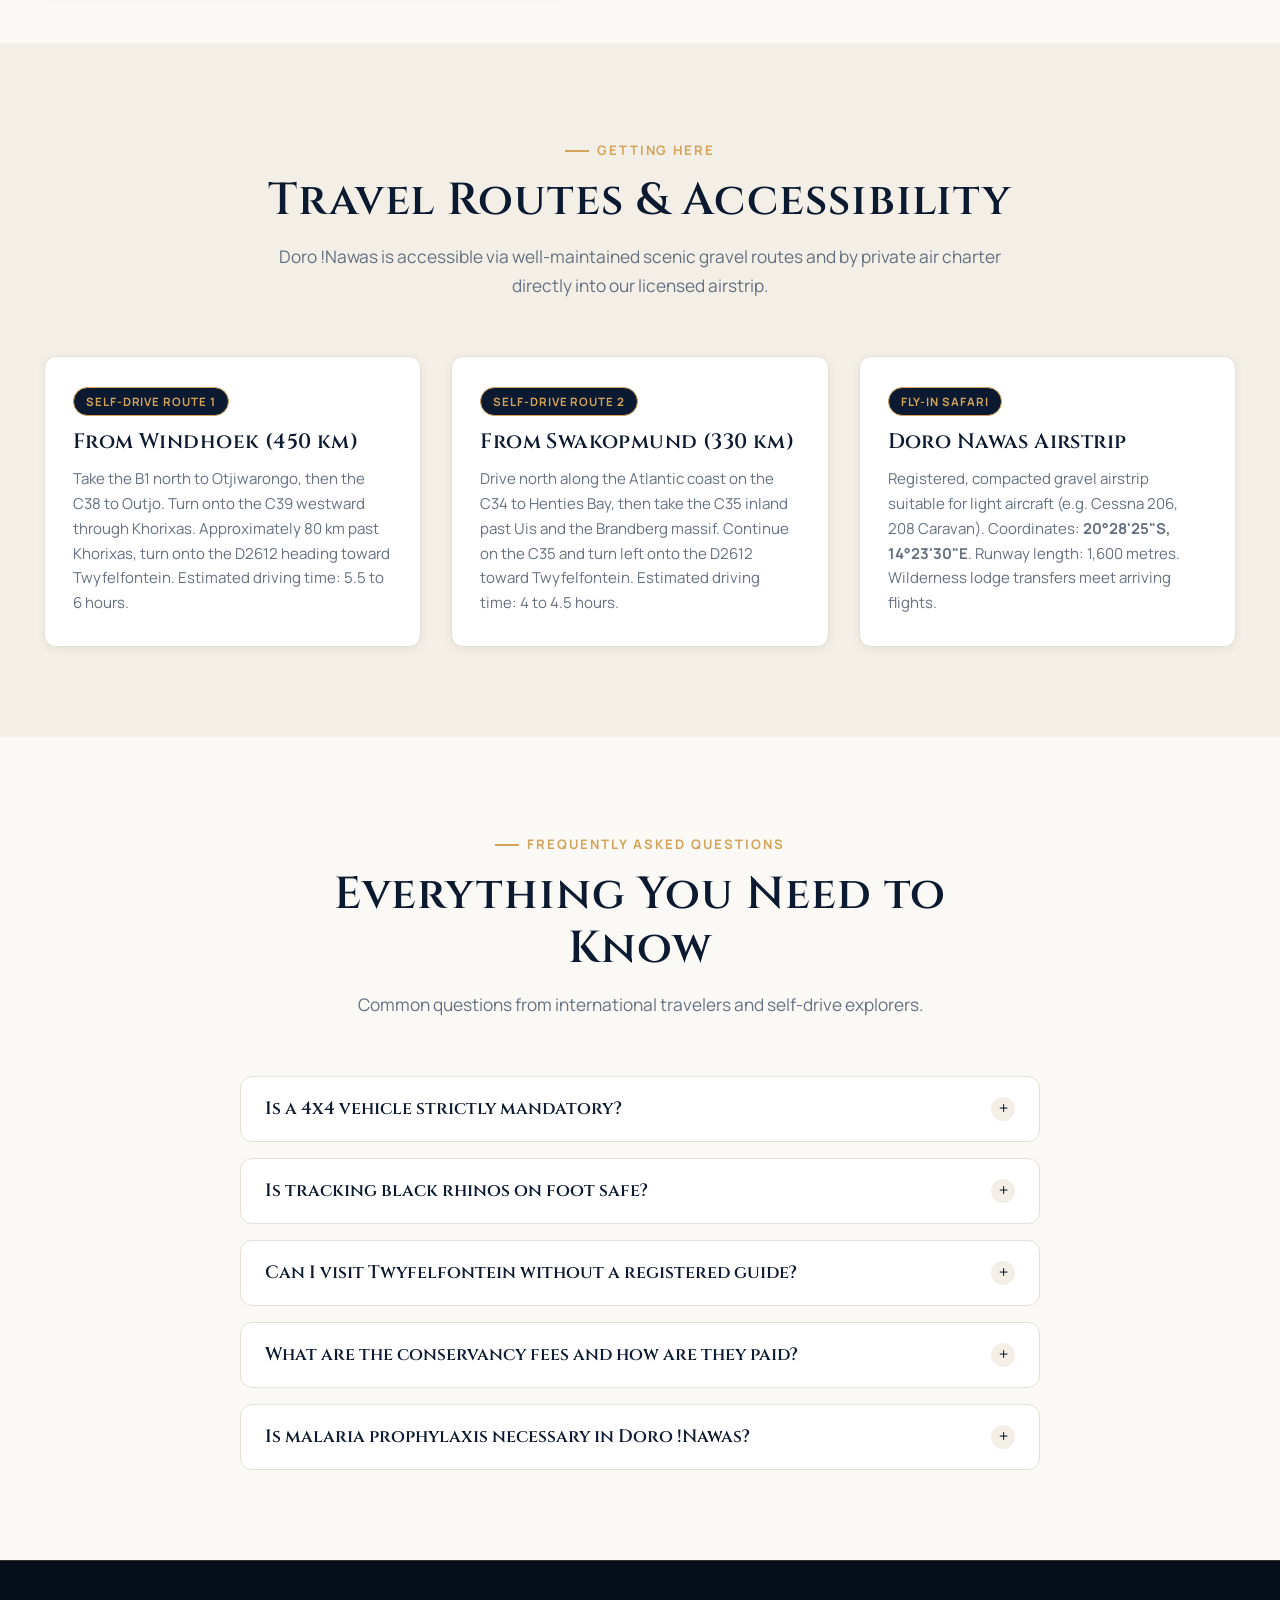
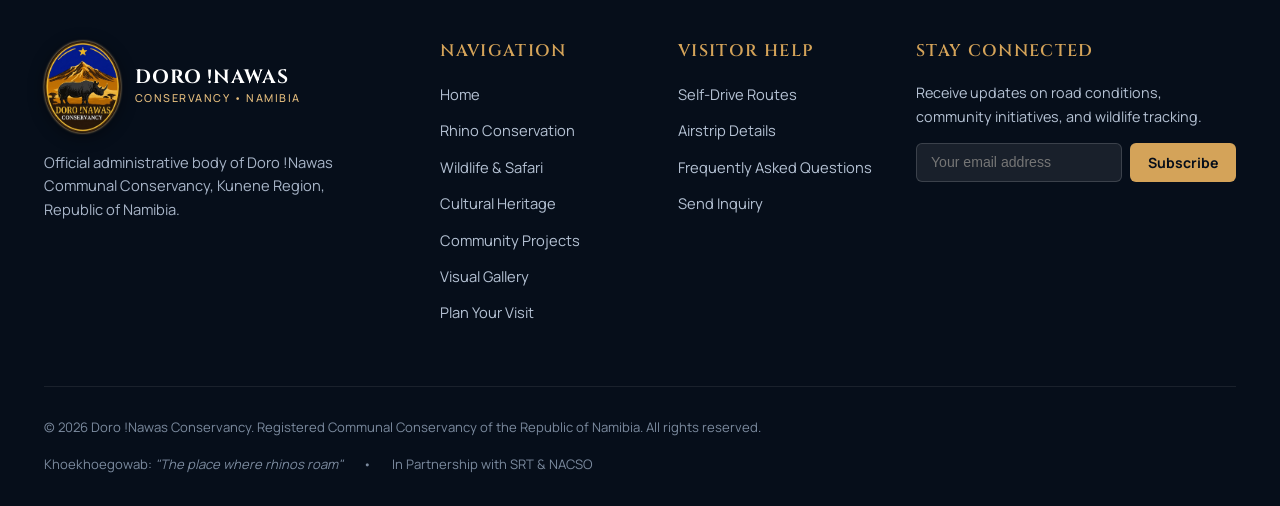
<file: contact.html>
<!DOCTYPE html>
<html lang="en">
<head>
  <meta charset="UTF-8">
  <meta name="viewport" content="width=device-width, initial-scale=1.0">
  <title>Plan Your Visit &amp; Inquiries | Doro !Nawas Conservancy</title>
  <meta name="description" content="Plan your trip to Doro !Nawas Conservancy in Damaraland, Namibia. Find driving directions, GPS coordinates, airstrip details, conservation permits, and submit booking inquiries.">
  <link rel="preconnect" href="https://fonts.googleapis.com">
  <link rel="preconnect" href="https://fonts.gstatic.com" crossorigin>
  <link href="https://fonts.googleapis.com/css2?family=Cinzel:wght@500;600;700;800&family=Cormorant+Garamond:ital,wght@0,400;0,600;0,700;1,400&family=Manrope:wght@300;400;500;600;700&display=swap" rel="stylesheet">
  <link rel="stylesheet" href="css/style.css">
  <link rel="icon" type="image/png" href="assets/images/logo.png">
</head>
<body>

  <!-- Site Header -->
  <header id="siteHeader">
    <div class="wrap">
      <nav class="main-nav">
        <a href="index.html" class="nav-brand">
          <img src="assets/images/logo.png" alt="Doro !Nawas Conservancy Logo" class="nav-logo-img">
          <div class="nav-brand-text">
            <span class="nav-brand-title">DORO !NAWAS</span>
            <span class="nav-brand-sub">Where Rhinos Roam &bull; Namibia</span>
          </div>
        </a>

        <ul class="nav-links">
          <li><a href="index.html">Home</a></li>
          <li><a href="rhino-conservation.html">Rhino Conservation</a></li>
          <li><a href="wildlife-safari.html">Wildlife &amp; Safari</a></li>
          <li><a href="cultural-heritage.html">Cultural Heritage</a></li>
          <li><a href="community-projects.html">Community</a></li>
          <li><a href="gallery.html">Gallery</a></li>
        </ul>

        <div class="nav-actions">
          <a href="contact.html" class="nav-cta active">Plan Your Visit</a>
          <button class="burger-btn" id="burgerBtn" aria-label="Toggle navigation">
            <span></span><span></span><span></span>
          </button>
        </div>
      </nav>
    </div>
  </header>

  <!-- Mobile Drawer Navigation -->
  <div class="mobile-nav-backdrop" id="mobileNavBackdrop"></div>
  <aside class="mobile-nav" id="mobileNav">
    <div class="mobile-nav-header">
      <div class="nav-brand">
        <img src="assets/images/logo.png" alt="Doro !Nawas Conservancy Logo" class="mobile-logo-img">
        <span class="nav-brand-title">DORO !NAWAS</span>
      </div>
      <button class="mobile-close" id="mobileClose" aria-label="Close menu">&times;</button>
    </div>
    <div class="mobile-nav-links">
      <a href="index.html">Home</a>
      <a href="rhino-conservation.html">Rhino Conservation (Rhino Roam)</a>
      <a href="wildlife-safari.html">Wildlife &amp; Safari Expeditions</a>
      <a href="cultural-heritage.html">Cultural Heritage &amp; Twyfelfontein</a>
      <a href="community-projects.html">Community &amp; Sustainability</a>
      <a href="gallery.html">Visual Gallery</a>
      <a href="contact.html" class="active">Visit Planning &amp; Contact</a>
    </div>
    <div class="mobile-nav-footer">
      <a href="contact.html" class="btn btn-primary">Plan Your Visit</a>
    </div>
  </aside>

  <!-- Hero Section -->
  <section class="hero hero-page">
    <img src="assets/images/kunene-landscape.jpg" alt="Road winding through Damaraland" class="hero-bg">
    <div class="hero-overlay"></div>
    <div class="hero-content">
      <div class="hero-badge">
        <span class="hero-badge-dot"></span>
        Visitor Information &bull; Permits &bull; Inquiries
      </div>
      <h1 class="hero-title">
        PLAN YOUR VISIT
        <span>Connect with Doro !Nawas Conservancy</span>
      </h1>
      <p class="hero-subtitle">
        Everything you need to organize your journey to where the rhinos roam: road directions, conservation permits, certified ranger bookings, and official office contacts.
      </p>
    </div>
  </section>

  <!-- Interactive Form & Contact Details -->
  <section class="section" id="permits">
    <div class="wrap">
      <div class="contact-grid">
        <!-- Contact Information Card -->
        <div class="contact-info-card">
          <div class="eyebrow">Conservancy Office</div>
          <h3>Doro !Nawas Management Headquarters</h3>
          <p>
            Our conservancy office handles visitor activity clearances, community ranger scheduling, campsite reservations, and conservation permit validation.
          </p>

          <div class="contact-details">
            <div class="contact-detail-item">
              <div class="contact-detail-icon">
                <svg width="20" height="20" viewBox="0 0 24 24" fill="none" stroke="currentColor" stroke-width="2"><path d="M21 10c0 7-9 13-9 13s-9-6-9-13a9 9 0 0 1 18 0z"/><circle cx="12" cy="10" r="3"/></svg>
              </div>
              <div class="contact-detail-text">
                <strong>Physical Location</strong>
                <p>Off District Road D2612, Khorixas District, Kunene Region, Namibia<br>GPS: 20°28'34.8"S, 14°22'41.2"E</p>
              </div>
            </div>

            <div class="contact-detail-item">
              <div class="contact-detail-icon">
                <svg width="20" height="20" viewBox="0 0 24 24" fill="none" stroke="currentColor" stroke-width="2"><path d="M22 16.92v3a2 2 0 0 1-2.18 2 19.79 19.79 0 0 1-8.63-3.07 19.5 19.5 0 0 1-6-6 19.79 19.79 0 0 1-3.07-8.67A2 2 0 0 1 4.11 2h3a2 2 0 0 1 2 1.72 12.84 12.84 0 0 0 .7 2.81 2 2 0 0 1-.45 2.11L8.09 9.91a16 16 0 0 0 6 6l1.27-1.27a2 2 0 0 1 2.11-.45 12.84 12.84 0 0 0 2.81.7A2 2 0 0 1 22 16.92z"/></svg>
              </div>
              <div class="contact-detail-text">
                <strong>Telephone</strong>
                <p><a href="tel:+26467331500">+264 (0)67 331 500</a> (Conservancy Office)<br><a href="tel:+264812345678">+264 (0)81 234 5678</a> (Ranger Dispatch)</p>
              </div>
            </div>

            <div class="contact-detail-item">
              <div class="contact-detail-icon">
                <svg width="20" height="20" viewBox="0 0 24 24" fill="none" stroke="currentColor" stroke-width="2"><path d="M4 4h16c1.1 0 2 .9 2 2v12c0 1.1-.9 2-2 2H4c-1.1 0-2-.9-2-2V6c0-1.1.9-2 2-2z"/><polyline points="22,6 12,13 2,6"/></svg>
              </div>
              <div class="contact-detail-text">
                <strong>Email Address</strong>
                <p><a href="mailto:info@doronawasconservancy.org">info@doronawasconservancy.org</a><br><a href="mailto:permits@doronawasconservancy.org">permits@doronawasconservancy.org</a></p>
              </div>
            </div>

            <div class="contact-detail-item">
              <div class="contact-detail-icon">
                <svg width="20" height="20" viewBox="0 0 24 24" fill="none" stroke="currentColor" stroke-width="2"><circle cx="12" cy="12" r="10"/><polyline points="12 6 12 12 16 14"/></svg>
              </div>
              <div class="contact-detail-text">
                <strong>Office Hours</strong>
                <p>Monday &ndash; Friday: 08:00 &ndash; 17:00<br>Saturday: 08:00 &ndash; 13:00 (Emergency Radio Monitored 24/7)</p>
              </div>
            </div>
          </div>
        </div>

        <!-- Visit & Permit Inquiry Form -->
        <div class="form-card">
          <div class="eyebrow">Permits &amp; Reservations</div>
          <h2>Plan Your Experience</h2>
          <p>
            Fill in the form below to request tracking permits, reserve certified guides, or inquire about lodge availability.
          </p>

          <form id="inquiryForm">
            <div class="form-row">
              <div class="form-group">
                <label for="fullName">Full Name *</label>
                <input type="text" id="fullName" class="form-control" placeholder="e.g. Sarah Jenkins" required>
              </div>
              <div class="form-group">
                <label for="email">Email Address *</label>
                <input type="email" id="email" class="form-control" placeholder="name@domain.com" required>
              </div>
            </div>

            <div class="form-row">
              <div class="form-group">
                <label for="phone">Phone / WhatsApp</label>
                <input type="tel" id="phone" class="form-control" placeholder="+264 ... / +44 ...">
              </div>
              <div class="form-group">
                <label for="country">Country of Origin</label>
                <input type="text" id="country" class="form-control" placeholder="e.g. Namibia, Germany, UK">
              </div>
            </div>

            <div class="form-row">
              <div class="form-group">
                <label for="travelDates">Planned Travel Date / Month</label>
                <input type="text" id="travelDates" class="form-control" placeholder="e.g. July 2026">
              </div>
              <div class="form-group">
                <label for="partySize">Party Size (Adults / Children)</label>
                <input type="text" id="partySize" class="form-control" placeholder="e.g. 2 Adults">
              </div>
            </div>

            <div class="form-group">
              <label for="experienceType">Primary Experience Interest *</label>
              <select id="experienceType" class="form-control" required>
                <option value="">Select an experience...</option>
                <option value="rhino-tracking">Guided Desert Rhino Tracking (Rhino Roam)</option>
                <option value="desert-elephants">Aba-Huab Desert Elephant Safaris</option>
                <option value="twyfelfontein">Twyfelfontein UNESCO Rock Art Tour</option>
                <option value="wilderness-lodge">Wilderness Doro Nawas Lodge Accommodation</option>
                <option value="community-campsite">Community Camping &amp; Boma</option>
                <option value="general-inquiry">General Conservancy Visit / Permit Inquiry</option>
              </select>
            </div>

            <div class="form-group">
              <label for="message">Your Message or Custom Requests</label>
              <textarea id="message" class="form-control" placeholder="Tell us about your self-drive itinerary, special interests, or any questions regarding 4x4 road conditions..."></textarea>
            </div>

            <div id="formSuccessMessage" class="form-success">
              <strong>Thank you!</strong> Your inquiry has been dispatched to the Doro !Nawas Conservancy Office. Our wardens will contact you within 24 hours.
            </div>

            <button type="submit" class="btn btn-primary">Submit Visit Inquiry</button>
          </form>
        </div>
      </div>
    </div>
  </section>

  <!-- Directions & Navigation Guide -->
  <section class="section section-alt" id="directions">
    <div class="wrap">
      <div class="section-header">
        <div class="eyebrow">Getting Here</div>
        <h2>Travel Routes &amp; Accessibility</h2>
        <p>
          Doro !Nawas is accessible via well-maintained scenic gravel routes and by private air charter directly into our licensed airstrip.
        </p>
      </div>

      <div class="grid-3">
        <!-- Route 1: From Windhoek -->
        <div class="feature-card info-card">
          <span class="card-tag card-tag-inline">Self-Drive Route 1</span>
          <h3>From Windhoek (450 km)</h3>
          <p>
            Take the B1 north to Otjiwarongo, then the C38 to Outjo. Turn onto the C39 westward through Khorixas. Approximately 80 km past Khorixas, turn onto the D2612 heading toward Twyfelfontein. Estimated driving time: 5.5 to 6 hours.
          </p>
        </div>

        <!-- Route 2: From Swakopmund -->
        <div class="feature-card info-card">
          <span class="card-tag card-tag-inline">Self-Drive Route 2</span>
          <h3>From Swakopmund (330 km)</h3>
          <p>
            Drive north along the Atlantic coast on the C34 to Henties Bay, then take the C35 inland past Uis and the Brandberg massif. Continue on the C35 and turn left onto the D2612 toward Twyfelfontein. Estimated driving time: 4 to 4.5 hours.
          </p>
        </div>

        <!-- Air Charter -->
        <div class="feature-card info-card">
          <span class="card-tag card-tag-inline">Fly-In Safari</span>
          <h3>Doro Nawas Airstrip</h3>
          <p>
            Registered, compacted gravel airstrip suitable for light aircraft (e.g. Cessna 206, 208 Caravan). Coordinates: <strong>20°28'25"S, 14°23'30"E</strong>. Runway length: 1,600 metres. Wilderness lodge transfers meet arriving flights.
          </p>
        </div>
      </div>
    </div>
  </section>

  <!-- FAQ Accordion Section -->
  <section class="section" id="faq">
    <div class="wrap">
      <div class="section-header">
        <div class="eyebrow">Frequently Asked Questions</div>
        <h2>Everything You Need to Know</h2>
        <p>Common questions from international travelers and self-drive explorers.</p>
      </div>

      <div class="faq-list">
        <!-- FAQ 1 -->
        <div class="faq-item">
          <button class="faq-question">
            <span>Is a 4x4 vehicle strictly mandatory?</span>
            <span class="faq-icon">+</span>
          </button>
          <div class="faq-answer">
            <p>
              While the main C39 gravel road can occasionally be navigated by a standard 2WD high-clearance sedan in the dry season, a true 4x4 vehicle with low range is strongly recommended for the D2612, access roads to lodges, and especially for any riverbed exploration where deep sand can easily trap 2WD vehicles.
            </p>
          </div>
        </div>

        <!-- FAQ 2 -->
        <div class="faq-item">
          <button class="faq-question">
            <span>Is tracking black rhinos on foot safe?</span>
            <span class="faq-icon">+</span>
          </button>
          <div class="faq-answer">
            <p>
              Yes, when conducted in accordance with our strict protocol. You will be accompanied by veteran Community Rhino Rangers trained by Save the Rhino Trust (SRT). They read wind direction, animal body language, and maintain safe distances behind terrain features. Following your tracker’s instructions is essential.
            </p>
          </div>
        </div>

        <!-- FAQ 3 -->
        <div class="faq-item">
          <button class="faq-question">
            <span>Can I visit Twyfelfontein without a registered guide?</span>
            <span class="faq-icon">+</span>
          </button>
          <div class="faq-answer">
            <p>
              No. In accordance with UNESCO World Heritage regulations and Namibian National Heritage Council bylaws, all visitors must be accompanied by an accredited local site guide. Guides are stationed at the Twyfelfontein Visitor Centre and provide invaluable historical, geological, and spiritual context.
            </p>
          </div>
        </div>

        <!-- FAQ 4 -->
        <div class="faq-item">
          <button class="faq-question">
            <span>What are the conservancy fees and how are they paid?</span>
            <span class="faq-icon">+</span>
          </button>
          <div class="faq-answer">
            <p>
              Guests staying at commercial lodges (like Wilderness Doro Nawas) have their communal conservation levies automatically included in their accommodation rates. Self-drive campers and independent tour operators pay conservation permits at the Doro !Nawas Conservancy Office or designated community checkpoint offices.
            </p>
          </div>
        </div>

        <!-- FAQ 5 -->
        <div class="faq-item">
          <button class="faq-question">
            <span>Is malaria prophylaxis necessary in Doro !Nawas?</span>
            <span class="faq-icon">+</span>
          </button>
          <div class="faq-answer">
            <p>
              Damaraland is an arid, low-risk malaria region, particularly during the dry winter months (May to September). However, during and immediately after the rainy season (January to April), insect repellent and consultation with your travel physician regarding malaria prophylaxis is recommended.
            </p>
          </div>
        </div>
      </div>
    </div>
  </section>

  <!-- Site Footer -->
  <footer class="site-footer">
    <div class="wrap">
      <div class="footer-top">
        <div class="footer-brand">
          <div class="footer-logo-row">
            <img src="assets/images/logo.png" alt="Doro !Nawas Conservancy Logo" class="footer-logo-img">
            <div>
              <div class="nav-brand-title">DORO !NAWAS</div>
              <div class="nav-brand-sub">Conservancy &bull; Namibia</div>
            </div>
          </div>
          <p>
            Official administrative body of Doro !Nawas Communal Conservancy, Kunene Region, Republic of Namibia.
          </p>
        </div>

        <div>
          <h4 class="footer-title">Navigation</h4>
          <ul class="footer-links">
            <li><a href="index.html">Home</a></li>
            <li><a href="rhino-conservation.html">Rhino Conservation</a></li>
            <li><a href="wildlife-safari.html">Wildlife &amp; Safari</a></li>
            <li><a href="cultural-heritage.html">Cultural Heritage</a></li>
            <li><a href="community-projects.html">Community Projects</a></li>
            <li><a href="gallery.html">Visual Gallery</a></li>
            <li><a href="contact.html">Plan Your Visit</a></li>
          </ul>
        </div>

        <div>
          <h4 class="footer-title">Visitor Help</h4>
          <ul class="footer-links">
            <li><a href="#directions">Self-Drive Routes</a></li>
            <li><a href="#directions">Airstrip Details</a></li>
            <li><a href="#faq">Frequently Asked Questions</a></li>
            <li><a href="contact.html">Send Inquiry</a></li>
          </ul>
        </div>

        <div class="footer-newsletter">
          <h4 class="footer-title">Stay Connected</h4>
          <p>Receive updates on road conditions, community initiatives, and wildlife tracking.</p>
          <form class="newsletter-form" id="newsletterForm">
            <input type="email" class="newsletter-input" placeholder="Your email address" required aria-label="Email Address">
            <button type="submit" class="newsletter-btn">Subscribe</button>
          </form>
        </div>
      </div>

      <div class="footer-bottom">
        <div>
          &copy; 2026 Doro !Nawas Conservancy. Registered Communal Conservancy of the Republic of Namibia. All rights reserved.
        </div>
        <div class="footer-badges">
          <span>Khoekhoegowab: <em>"The place where rhinos roam"</em></span>
          <span>&bull;</span>
          <span>In Partnership with SRT &amp; NACSO</span>
        </div>
      </div>
    </div>
  </footer>

  <script src="js/main.js"></script>
</body>
</html>
</file>
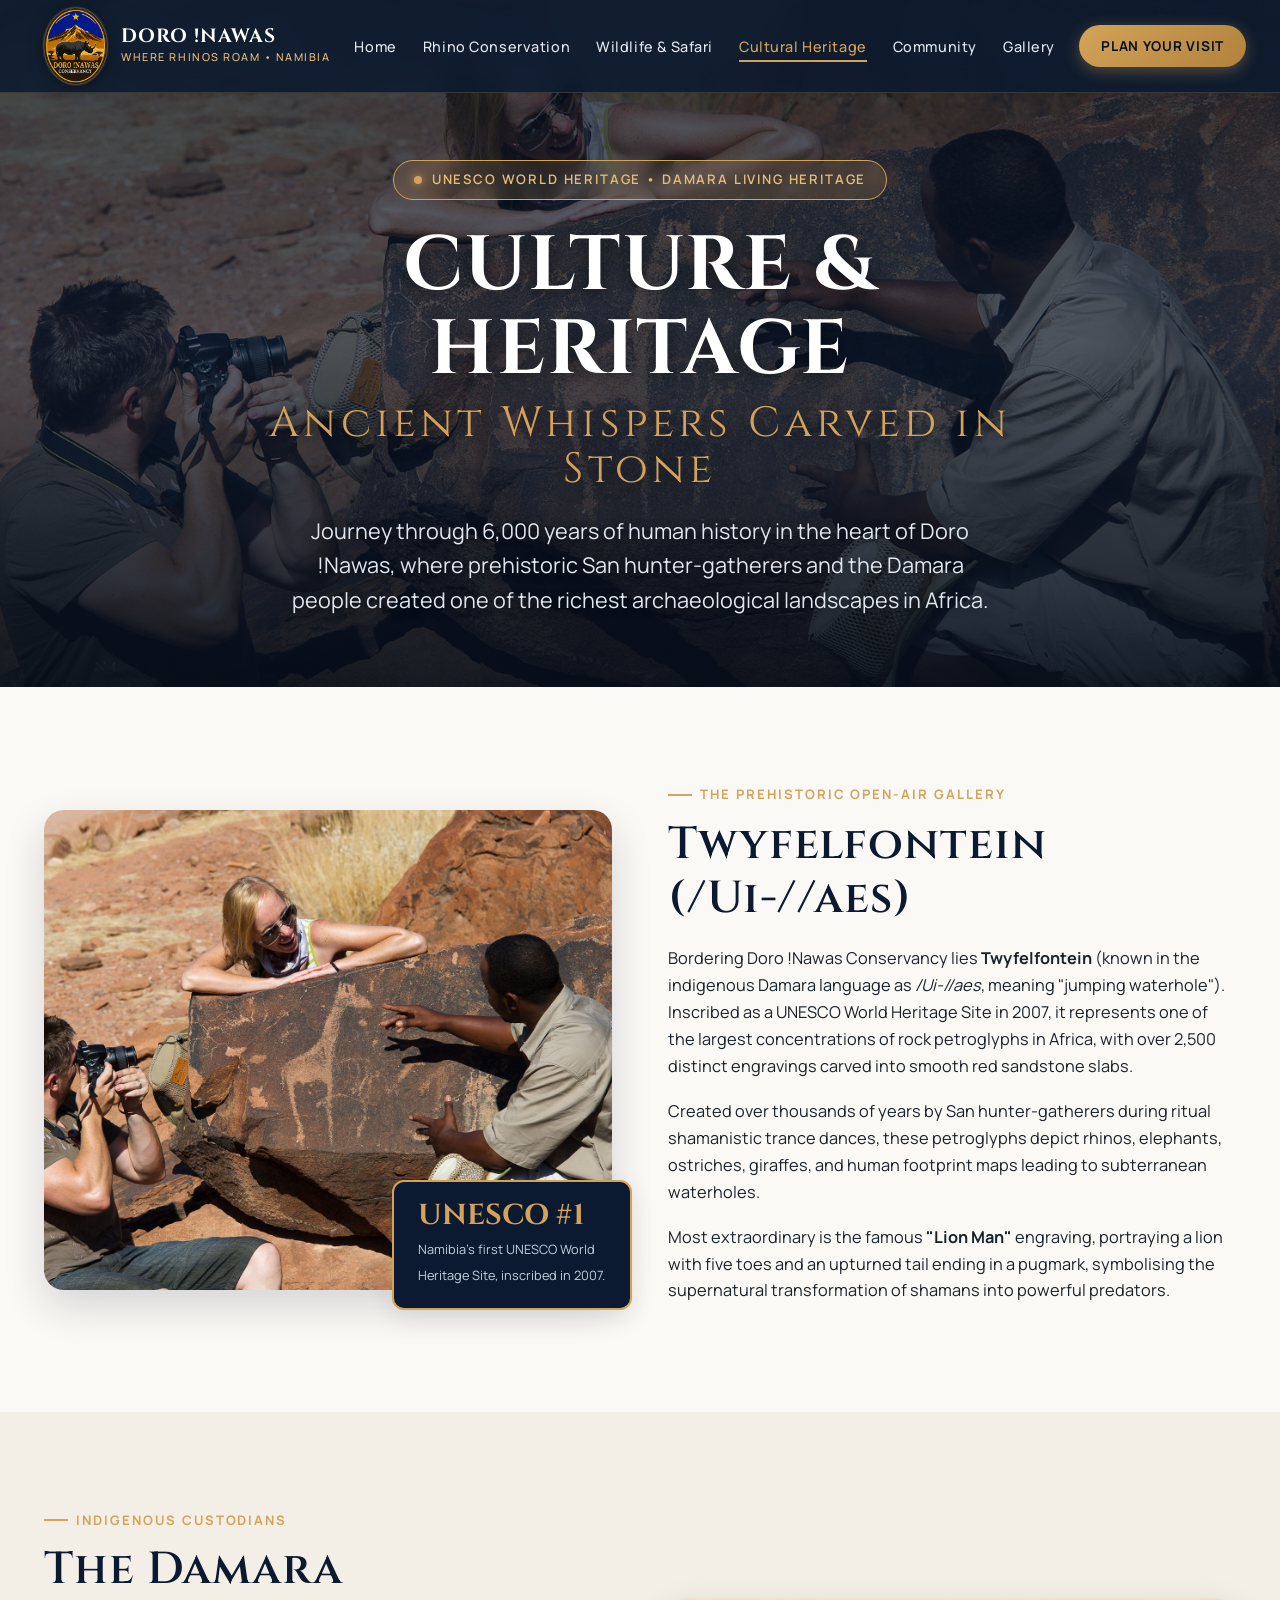
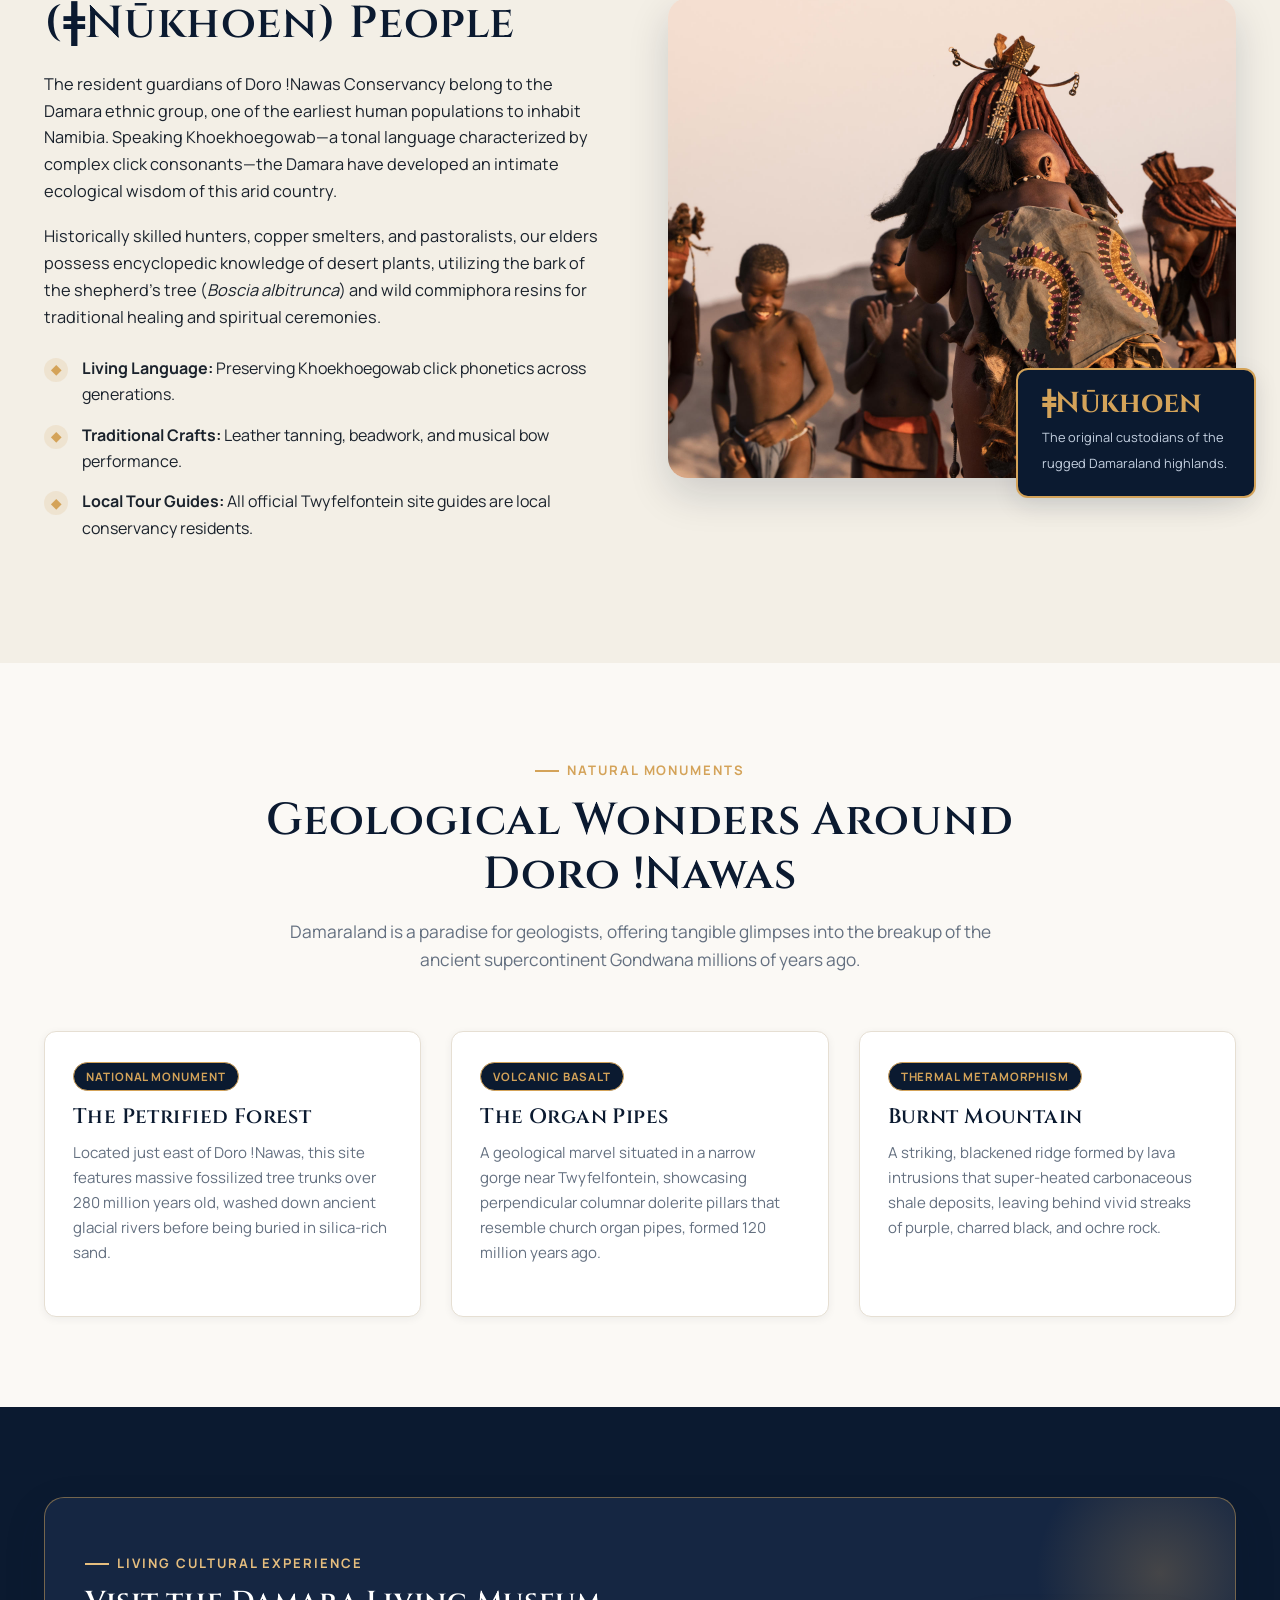
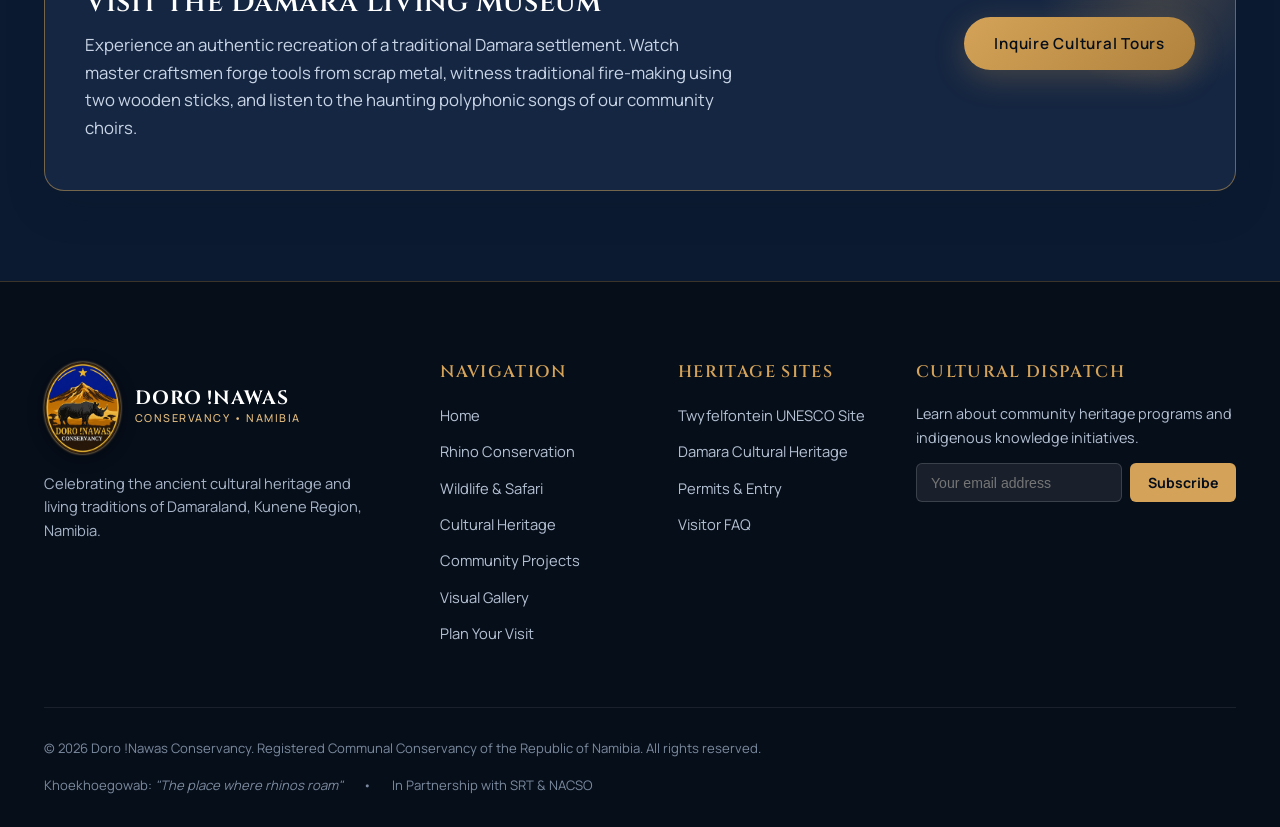
<file: cultural-heritage.html>
<!DOCTYPE html>
<html lang="en">
<head>
  <meta charset="UTF-8">
  <meta name="viewport" content="width=device-width, initial-scale=1.0">
  <title>Cultural Heritage &amp; Twyfelfontein | Doro !Nawas Conservancy</title>
  <meta name="description" content="Explore ancient UNESCO Twyfelfontein rock art, Damara (ǂNūkhoen) traditions, and geological wonders in Doro !Nawas Conservancy, Damaraland, Namibia.">
  <link rel="preconnect" href="https://fonts.googleapis.com">
  <link rel="preconnect" href="https://fonts.gstatic.com" crossorigin>
  <link href="https://fonts.googleapis.com/css2?family=Cinzel:wght@500;600;700;800&family=Cormorant+Garamond:ital,wght@0,400;0,600;0,700;1,400&family=Manrope:wght@300;400;500;600;700&display=swap" rel="stylesheet">
  <link rel="stylesheet" href="css/style.css">
  <link rel="icon" type="image/png" href="assets/images/logo.png">
</head>
<body>

  <!-- Site Header -->
  <header id="siteHeader">
    <div class="wrap">
      <nav class="main-nav">
        <a href="index.html" class="nav-brand">
          <img src="assets/images/logo.png" alt="Doro !Nawas Conservancy Logo" class="nav-logo-img">
          <div class="nav-brand-text">
            <span class="nav-brand-title">DORO !NAWAS</span>
            <span class="nav-brand-sub">Where Rhinos Roam &bull; Namibia</span>
          </div>
        </a>

        <ul class="nav-links">
          <li><a href="index.html">Home</a></li>
          <li><a href="rhino-conservation.html">Rhino Conservation</a></li>
          <li><a href="wildlife-safari.html">Wildlife &amp; Safari</a></li>
          <li><a href="cultural-heritage.html" class="active">Cultural Heritage</a></li>
          <li><a href="community-projects.html">Community</a></li>
          <li><a href="gallery.html">Gallery</a></li>
        </ul>

        <div class="nav-actions">
          <a href="contact.html" class="nav-cta">Plan Your Visit</a>
          <button class="burger-btn" id="burgerBtn" aria-label="Toggle navigation">
            <span></span><span></span><span></span>
          </button>
        </div>
      </nav>
    </div>
  </header>

  <!-- Mobile Drawer Navigation -->
  <div class="mobile-nav-backdrop" id="mobileNavBackdrop"></div>
  <aside class="mobile-nav" id="mobileNav">
    <div class="mobile-nav-header">
      <div class="nav-brand">
        <img src="assets/images/logo.png" alt="Doro !Nawas Conservancy Logo" class="mobile-logo-img">
        <span class="nav-brand-title">DORO !NAWAS</span>
      </div>
      <button class="mobile-close" id="mobileClose" aria-label="Close menu">&times;</button>
    </div>
    <div class="mobile-nav-links">
      <a href="index.html">Home</a>
      <a href="rhino-conservation.html">Rhino Conservation (Rhino Roam)</a>
      <a href="wildlife-safari.html">Wildlife &amp; Safari Expeditions</a>
      <a href="cultural-heritage.html" class="active">Cultural Heritage &amp; Twyfelfontein</a>
      <a href="community-projects.html">Community &amp; Sustainability</a>
      <a href="gallery.html">Visual Gallery</a>
      <a href="contact.html">Visit Planning &amp; Contact</a>
    </div>
    <div class="mobile-nav-footer">
      <a href="contact.html" class="btn btn-primary">Plan Your Visit</a>
    </div>
  </aside>

  <!-- Hero Section -->
  <section class="hero hero-page">
    <img src="assets/images/twyfelfontein-rock-art.jpg" alt="Ancient rock engravings at Twyfelfontein Damaraland" class="hero-bg">
    <div class="hero-overlay"></div>
    <div class="hero-content">
      <div class="hero-badge">
        <span class="hero-badge-dot"></span>
        UNESCO World Heritage &bull; Damara Living Heritage
      </div>
      <h1 class="hero-title">
        CULTURE &amp; HERITAGE
        <span>Ancient Whispers Carved in Stone</span>
      </h1>
      <p class="hero-subtitle">
        Journey through 6,000 years of human history in the heart of Doro !Nawas, where prehistoric San hunter-gatherers and the Damara people created one of the richest archaeological landscapes in Africa.
      </p>
    </div>
  </section>

  <!-- Twyfelfontein Section -->
  <section class="section" id="twyfelfontein">
    <div class="wrap">
      <div class="split">
        <div class="split-media">
          <div class="split-media-frame">
            <img src="assets/images/twyfelfontein-rock-art.jpg" alt="Twyfelfontein rock art close up">
          </div>
          <div class="split-media-badge">
            <strong>UNESCO #1</strong>
            <span>Namibia's first UNESCO World Heritage Site, inscribed in 2007.</span>
          </div>
        </div>

        <div class="split-copy">
          <div class="eyebrow">The Prehistoric Open-Air Gallery</div>
          <h2>Twyfelfontein (/Ui-//aes)</h2>
          <p>
            Bordering Doro !Nawas Conservancy lies <strong>Twyfelfontein</strong> (known in the indigenous Damara language as <em>/Ui-//aes</em>, meaning "jumping waterhole"). Inscribed as a UNESCO World Heritage Site in 2007, it represents one of the largest concentrations of rock petroglyphs in Africa, with over 2,500 distinct engravings carved into smooth red sandstone slabs.
          </p>
          <p>
            Created over thousands of years by San hunter-gatherers during ritual shamanistic trance dances, these petroglyphs depict rhinos, elephants, ostriches, giraffes, and human footprint maps leading to subterranean waterholes.
          </p>
          <p>
            Most extraordinary is the famous <strong>"Lion Man"</strong> engraving, portraying a lion with five toes and an upturned tail ending in a pugmark, symbolising the supernatural transformation of shamans into powerful predators.
          </p>
        </div>
      </div>
    </div>
  </section>

  <!-- The Damara People Narrative -->
  <section class="section section-alt" id="damara">
    <div class="wrap">
      <div class="split reverse">
        <div class="split-media">
          <div class="split-media-frame">
            <img src="assets/images/community-village.jpg" alt="Damara community members and traditional village">
          </div>
          <div class="split-media-badge">
            <strong>ǂNūkhoen</strong>
            <span>The original custodians of the rugged Damaraland highlands.</span>
          </div>
        </div>

        <div class="split-copy">
          <div class="eyebrow">Indigenous Custodians</div>
          <h2>The Damara (ǂNūkhoen) People</h2>
          <p>
            The resident guardians of Doro !Nawas Conservancy belong to the Damara ethnic group, one of the earliest human populations to inhabit Namibia. Speaking Khoekhoegowab—a tonal language characterized by complex click consonants—the Damara have developed an intimate ecological wisdom of this arid country.
          </p>
          <p>
            Historically skilled hunters, copper smelters, and pastoralists, our elders possess encyclopedic knowledge of desert plants, utilizing the bark of the shepherd's tree (<em>Boscia albitrunca</em>) and wild commiphora resins for traditional healing and spiritual ceremonies.
          </p>
          <div class="feature-list">
            <div class="feature-list-item">
              <span class="feature-icon">&#9670;</span>
              <span><strong>Living Language:</strong> Preserving Khoekhoegowab click phonetics across generations.</span>
            </div>
            <div class="feature-list-item">
              <span class="feature-icon">&#9670;</span>
              <span><strong>Traditional Crafts:</strong> Leather tanning, beadwork, and musical bow performance.</span>
            </div>
            <div class="feature-list-item">
              <span class="feature-icon">&#9670;</span>
              <span><strong>Local Tour Guides:</strong> All official Twyfelfontein site guides are local conservancy residents.</span>
            </div>
          </div>
        </div>
      </div>
    </div>
  </section>

  <!-- Geological Wonders of Doro !Nawas -->
  <section class="section">
    <div class="wrap">
      <div class="section-header">
        <div class="eyebrow">Natural Monuments</div>
        <h2>Geological Wonders Around Doro !Nawas</h2>
        <p>
          Damaraland is a paradise for geologists, offering tangible glimpses into the breakup of the ancient supercontinent Gondwana millions of years ago.
        </p>
      </div>

      <div class="grid-3">
        <!-- Petrified Forest -->
        <div class="feature-card info-card">
          <div class="card-body">
            <span class="card-tag card-tag-inline">National Monument</span>
            <h3>The Petrified Forest</h3>
            <p>
              Located just east of Doro !Nawas, this site features massive fossilized tree trunks over 280 million years old, washed down ancient glacial rivers before being buried in silica-rich sand.
            </p>
          </div>
        </div>

        <!-- Organ Pipes -->
        <div class="feature-card info-card">
          <div class="card-body">
            <span class="card-tag card-tag-inline">Volcanic Basalt</span>
            <h3>The Organ Pipes</h3>
            <p>
              A geological marvel situated in a narrow gorge near Twyfelfontein, showcasing perpendicular columnar dolerite pillars that resemble church organ pipes, formed 120 million years ago.
            </p>
          </div>
        </div>

        <!-- Burnt Mountain -->
        <div class="feature-card info-card">
          <div class="card-body">
            <span class="card-tag card-tag-inline">Thermal Metamorphism</span>
            <h3>Burnt Mountain</h3>
            <p>
              A striking, blackened ridge formed by lava intrusions that super-heated carbonaceous shale deposits, leaving behind vivid streaks of purple, charred black, and ochre rock.
            </p>
          </div>
        </div>
      </div>
    </div>
  </section>

  <!-- Damara Living Museum Spotlight -->
  <section class="section section-dark">
    <div class="wrap">
      <div class="callout-banner">
        <div class="callout-content">
          <div class="callout-text">
            <div class="eyebrow">Living Cultural Experience</div>
            <h3>Visit the Damara Living Museum</h3>
            <p>
              Experience an authentic recreation of a traditional Damara settlement. Watch master craftsmen forge tools from scrap metal, witness traditional fire-making using two wooden sticks, and listen to the haunting polyphonic songs of our community choirs.
            </p>
          </div>
          <div>
            <a href="contact.html" class="btn btn-primary">Inquire Cultural Tours</a>
          </div>
        </div>
      </div>
    </div>
  </section>

  <!-- Site Footer -->
  <footer class="site-footer">
    <div class="wrap">
      <div class="footer-top">
        <div class="footer-brand">
          <div class="footer-logo-row">
            <img src="assets/images/logo.png" alt="Doro !Nawas Conservancy Logo" class="footer-logo-img">
            <div>
              <div class="nav-brand-title">DORO !NAWAS</div>
              <div class="nav-brand-sub">Conservancy &bull; Namibia</div>
            </div>
          </div>
          <p>
            Celebrating the ancient cultural heritage and living traditions of Damaraland, Kunene Region, Namibia.
          </p>
        </div>

        <div>
          <h4 class="footer-title">Navigation</h4>
          <ul class="footer-links">
            <li><a href="index.html">Home</a></li>
            <li><a href="rhino-conservation.html">Rhino Conservation</a></li>
            <li><a href="wildlife-safari.html">Wildlife &amp; Safari</a></li>
            <li><a href="cultural-heritage.html">Cultural Heritage</a></li>
            <li><a href="community-projects.html">Community Projects</a></li>
            <li><a href="gallery.html">Visual Gallery</a></li>
            <li><a href="contact.html">Plan Your Visit</a></li>
          </ul>
        </div>

        <div>
          <h4 class="footer-title">Heritage Sites</h4>
          <ul class="footer-links">
            <li><a href="#twyfelfontein">Twyfelfontein UNESCO Site</a></li>
            <li><a href="#damara">Damara Cultural Heritage</a></li>
            <li><a href="contact.html#permits">Permits &amp; Entry</a></li>
            <li><a href="contact.html#faq">Visitor FAQ</a></li>
          </ul>
        </div>

        <div class="footer-newsletter">
          <h4 class="footer-title">Cultural Dispatch</h4>
          <p>Learn about community heritage programs and indigenous knowledge initiatives.</p>
          <form class="newsletter-form" id="newsletterForm">
            <input type="email" class="newsletter-input" placeholder="Your email address" required aria-label="Email Address">
            <button type="submit" class="newsletter-btn">Subscribe</button>
          </form>
        </div>
      </div>

      <div class="footer-bottom">
        <div>
          &copy; 2026 Doro !Nawas Conservancy. Registered Communal Conservancy of the Republic of Namibia. All rights reserved.
        </div>
        <div class="footer-badges">
          <span>Khoekhoegowab: <em>"The place where rhinos roam"</em></span>
          <span>&bull;</span>
          <span>In Partnership with SRT &amp; NACSO</span>
        </div>
      </div>
    </div>
  </footer>

  <script src="js/main.js"></script>
</body>
</html>
</file>
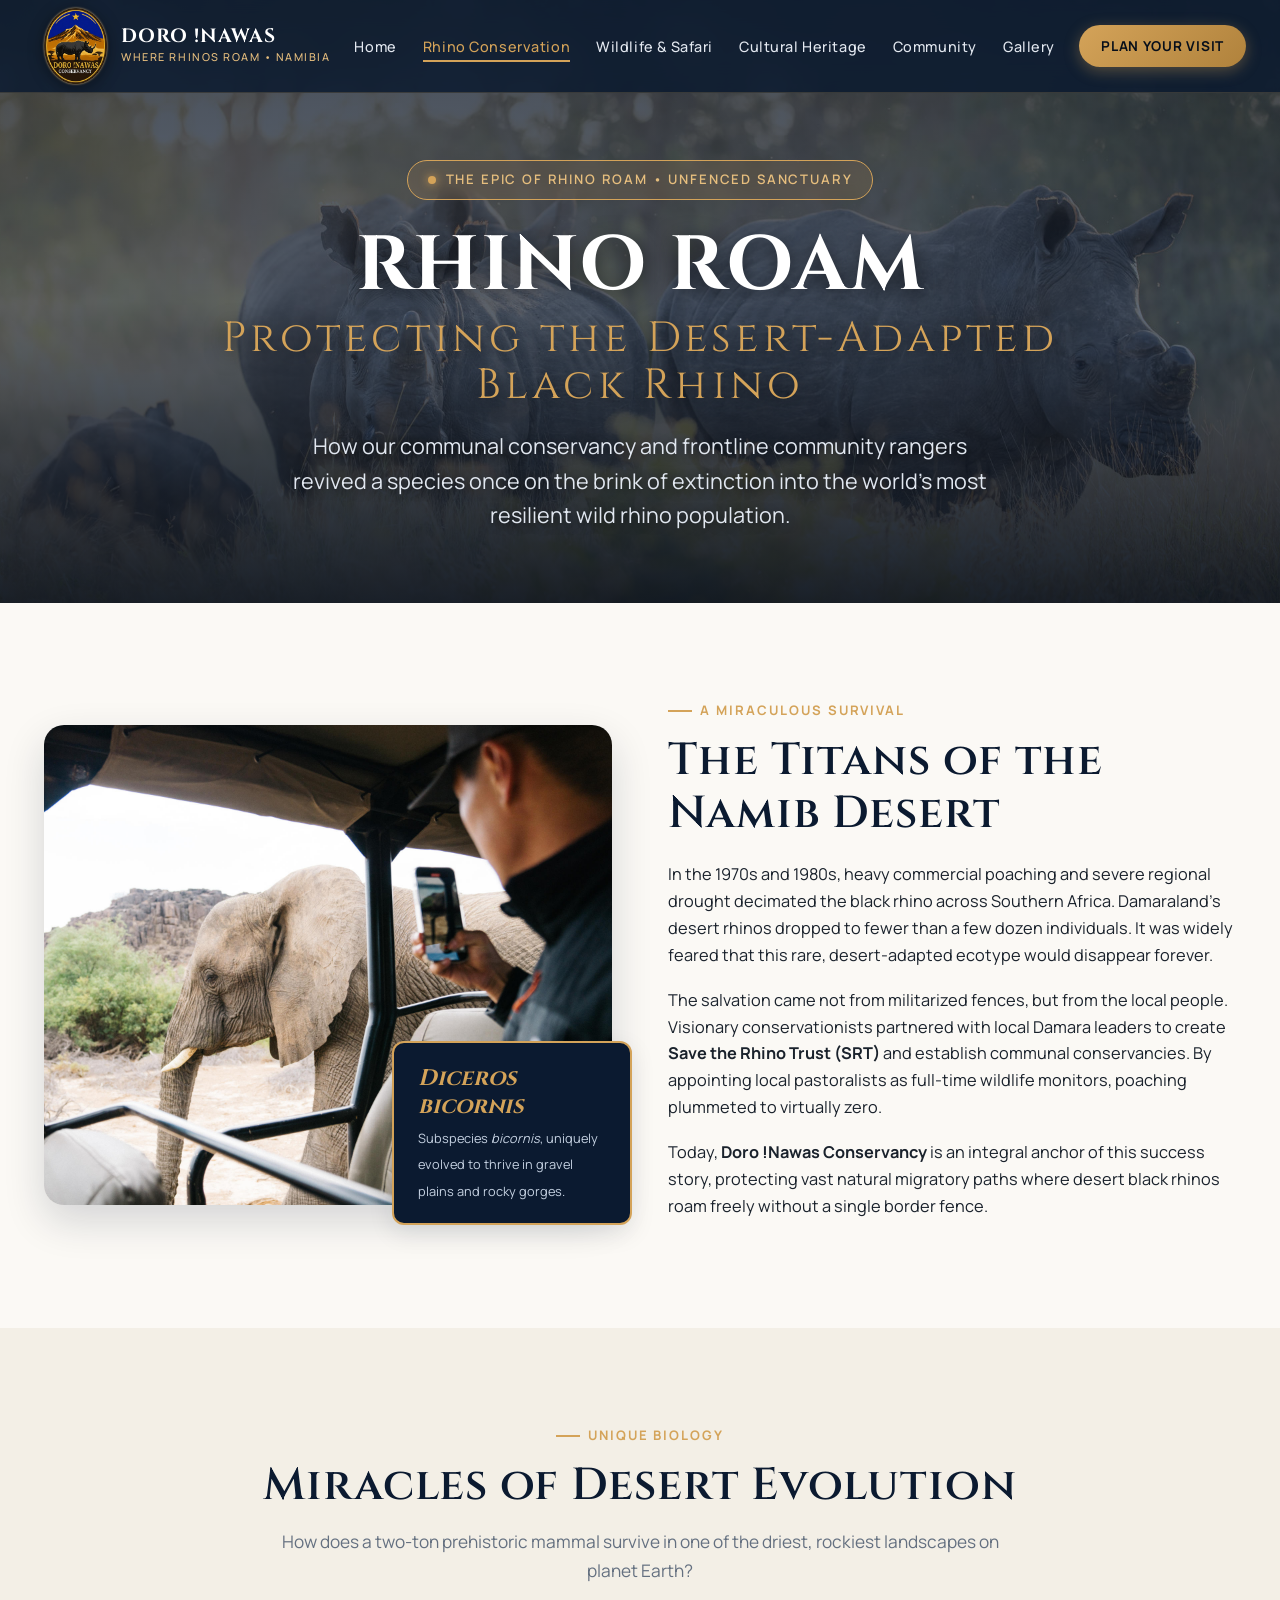
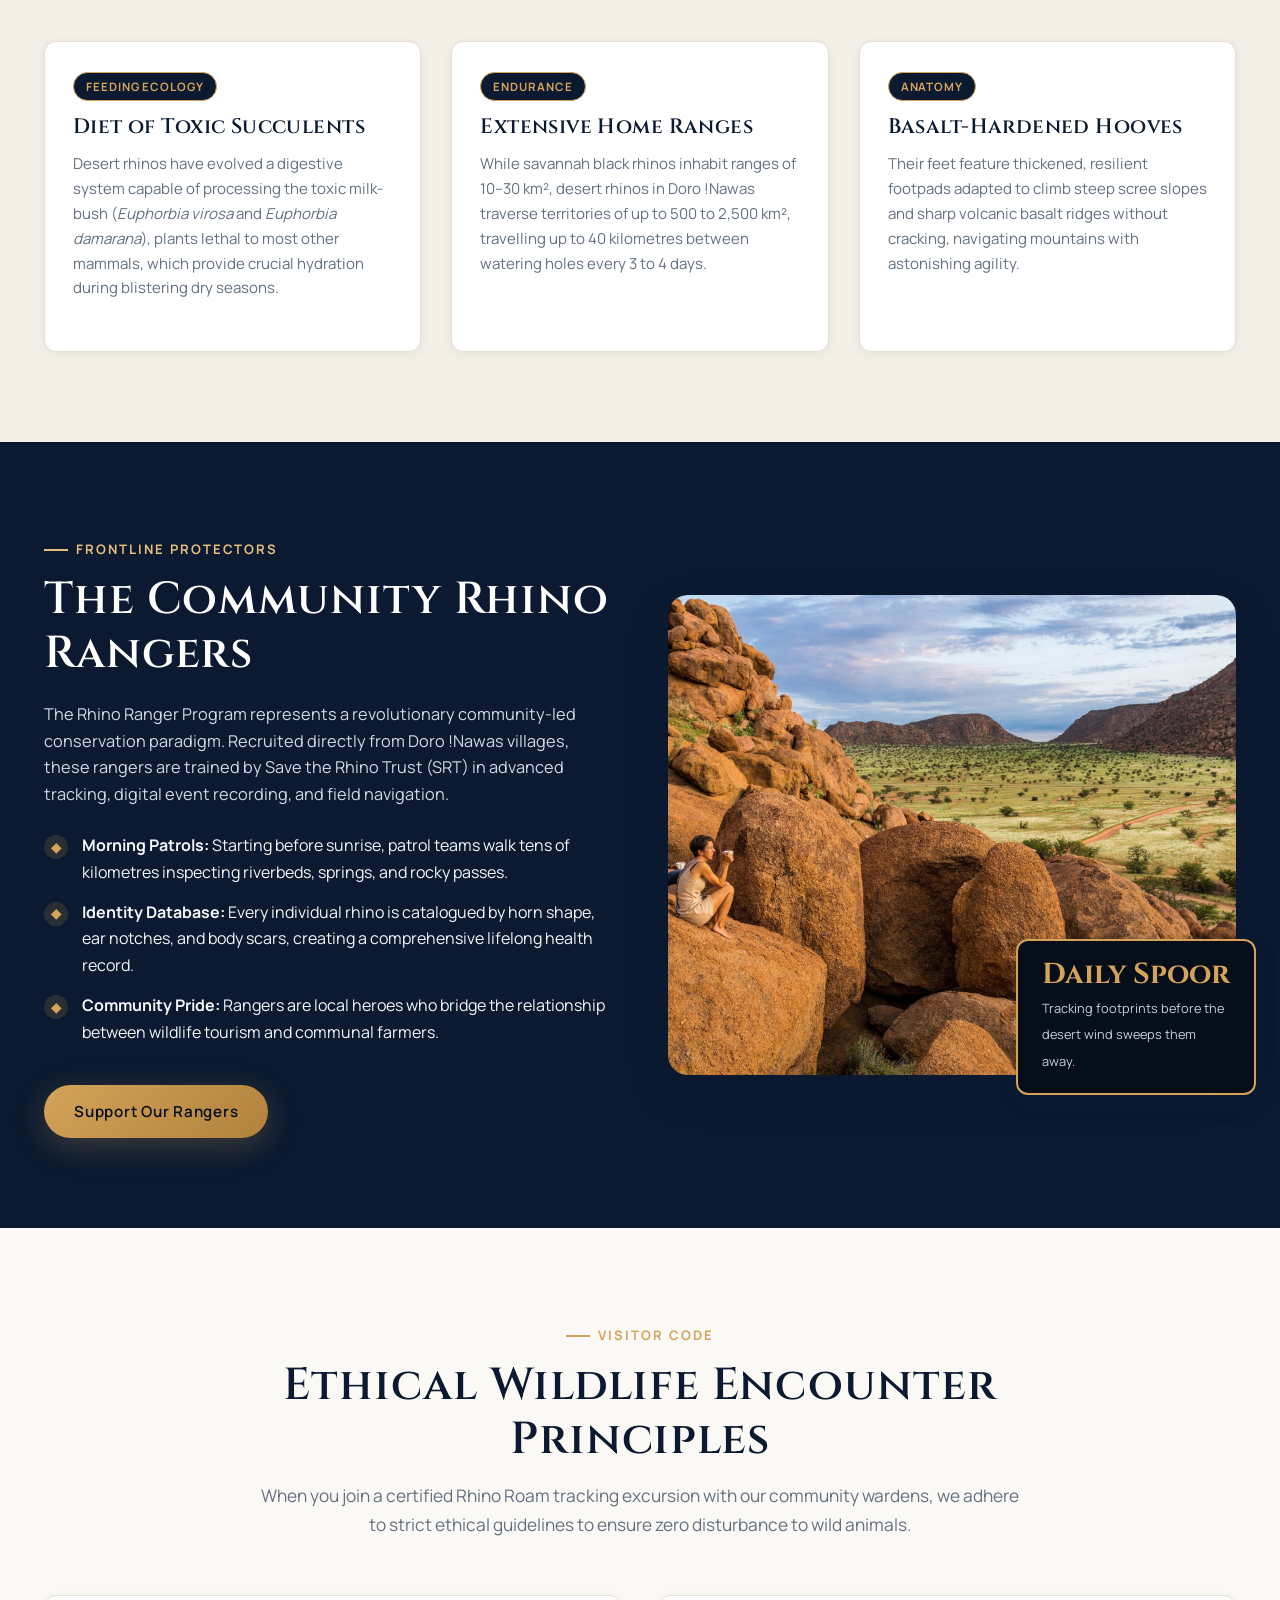
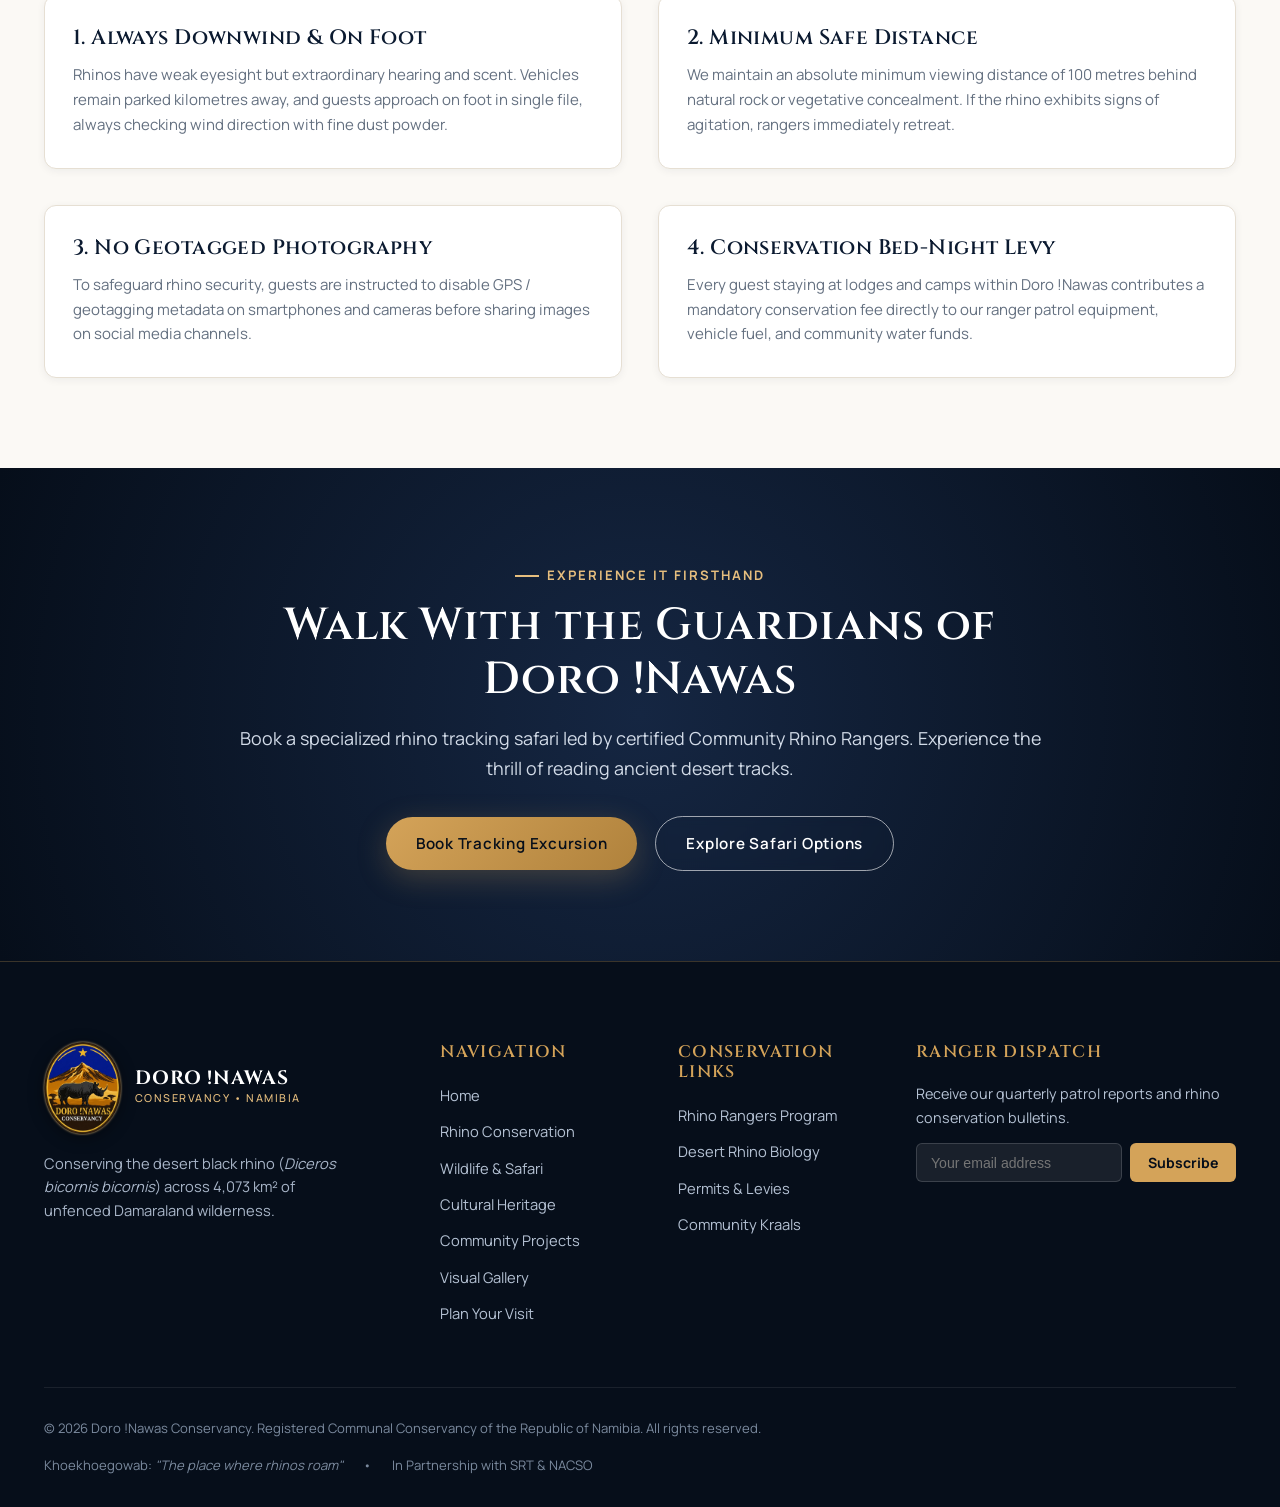
<file: rhino-conservation.html>
<!DOCTYPE html>
<html lang="en">
<head>
  <meta charset="UTF-8">
  <meta name="viewport" content="width=device-width, initial-scale=1.0">
  <title>Rhino Conservation | Rhino Roam — Doro !Nawas Conservancy</title>
  <meta name="description" content="Discover how Doro !Nawas Conservancy and Save the Rhino Trust (SRT) protect the world's last free-roaming desert black rhinos without fences in Damaraland, Namibia.">
  <link rel="preconnect" href="https://fonts.googleapis.com">
  <link rel="preconnect" href="https://fonts.gstatic.com" crossorigin>
  <link href="https://fonts.googleapis.com/css2?family=Cinzel:wght@500;600;700;800&family=Cormorant+Garamond:ital,wght@0,400;0,600;0,700;1,400&family=Manrope:wght@300;400;500;600;700&display=swap" rel="stylesheet">
  <link rel="stylesheet" href="css/style.css">
  <link rel="icon" type="image/png" href="assets/images/logo.png">
</head>
<body>

  <!-- Site Header -->
  <header id="siteHeader">
    <div class="wrap">
      <nav class="main-nav">
        <a href="index.html" class="nav-brand">
          <img src="assets/images/logo.png" alt="Doro !Nawas Conservancy Logo" class="nav-logo-img">
          <div class="nav-brand-text">
            <span class="nav-brand-title">DORO !NAWAS</span>
            <span class="nav-brand-sub">Where Rhinos Roam &bull; Namibia</span>
          </div>
        </a>

        <ul class="nav-links">
          <li><a href="index.html">Home</a></li>
          <li><a href="rhino-conservation.html" class="active">Rhino Conservation</a></li>
          <li><a href="wildlife-safari.html">Wildlife &amp; Safari</a></li>
          <li><a href="cultural-heritage.html">Cultural Heritage</a></li>
          <li><a href="community-projects.html">Community</a></li>
          <li><a href="gallery.html">Gallery</a></li>
        </ul>

        <div class="nav-actions">
          <a href="contact.html" class="nav-cta">Plan Your Visit</a>
          <button class="burger-btn" id="burgerBtn" aria-label="Toggle navigation">
            <span></span><span></span><span></span>
          </button>
        </div>
      </nav>
    </div>
  </header>

  <!-- Mobile Drawer Navigation -->
  <div class="mobile-nav-backdrop" id="mobileNavBackdrop"></div>
  <aside class="mobile-nav" id="mobileNav">
    <div class="mobile-nav-header">
      <div class="nav-brand">
        <img src="assets/images/logo.png" alt="Doro !Nawas Conservancy Logo" class="mobile-logo-img">
        <span class="nav-brand-title">DORO !NAWAS</span>
      </div>
      <button class="mobile-close" id="mobileClose" aria-label="Close menu">&times;</button>
    </div>
    <div class="mobile-nav-links">
      <a href="index.html">Home</a>
      <a href="rhino-conservation.html" class="active">Rhino Conservation (Rhino Roam)</a>
      <a href="wildlife-safari.html">Wildlife &amp; Safari Expeditions</a>
      <a href="cultural-heritage.html">Cultural Heritage &amp; Twyfelfontein</a>
      <a href="community-projects.html">Community &amp; Sustainability</a>
      <a href="gallery.html">Visual Gallery</a>
      <a href="contact.html">Visit Planning &amp; Contact</a>
    </div>
    <div class="mobile-nav-footer">
      <a href="contact.html" class="btn btn-primary">Plan Your Visit</a>
    </div>
  </aside>

  <!-- Hero Section -->
  <section class="hero hero-page">
    <img src="assets/images/rhino-closeup.jpg" alt="Desert Black Rhino close up" class="hero-bg">
    <div class="hero-overlay"></div>
    <div class="hero-content">
      <div class="hero-badge">
        <span class="hero-badge-dot"></span>
        The Epic of Rhino Roam &bull; Unfenced Sanctuary
      </div>
      <h1 class="hero-title">
        RHINO ROAM
        <span>Protecting the Desert-Adapted Black Rhino</span>
      </h1>
      <p class="hero-subtitle">
        How our communal conservancy and frontline community rangers revived a species once on the brink of extinction into the world's most resilient wild rhino population.
      </p>
    </div>
  </section>

  <!-- Introduction Narrative -->
  <section class="section">
    <div class="wrap">
      <div class="split">
        <div class="split-media">
          <div class="split-media-frame">
            <img src="assets/images/desert-rhino-experience.jpg" alt="Community Rhino Ranger on tracking patrol in Damaraland">
          </div>
          <div class="split-media-badge">
            <strong><em>Diceros bicornis</em></strong>
            <span>Subspecies <em>bicornis</em>, uniquely evolved to thrive in gravel plains and rocky gorges.</span>
          </div>
        </div>

        <div class="split-copy">
          <div class="eyebrow">A Miraculous Survival</div>
          <h2>The Titans of the Namib Desert</h2>
          <p>
            In the 1970s and 1980s, heavy commercial poaching and severe regional drought decimated the black rhino across Southern Africa. Damaraland’s desert rhinos dropped to fewer than a few dozen individuals. It was widely feared that this rare, desert-adapted ecotype would disappear forever.
          </p>
          <p>
            The salvation came not from militarized fences, but from the local people. Visionary conservationists partnered with local Damara leaders to create <strong>Save the Rhino Trust (SRT)</strong> and establish communal conservancies. By appointing local pastoralists as full-time wildlife monitors, poaching plummeted to virtually zero.
          </p>
          <p>
            Today, <strong>Doro !Nawas Conservancy</strong> is an integral anchor of this success story, protecting vast natural migratory paths where desert black rhinos roam freely without a single border fence.
          </p>
        </div>
      </div>
    </div>
  </section>

  <!-- Desert Adaptations Grid -->
  <section class="section section-alt" id="biology">
    <div class="wrap">
      <div class="section-header">
        <div class="eyebrow">Unique Biology</div>
        <h2>Miracles of Desert Evolution</h2>
        <p>
          How does a two-ton prehistoric mammal survive in one of the driest, rockiest landscapes on planet Earth?
        </p>
      </div>

      <div class="grid-3">
        <div class="feature-card info-card">
          <div class="card-body">
            <span class="card-tag card-tag-inline">Feeding Ecology</span>
            <h3>Diet of Toxic Succulents</h3>
            <p>
              Desert rhinos have evolved a digestive system capable of processing the toxic milk-bush (<em>Euphorbia virosa</em> and <em>Euphorbia damarana</em>), plants lethal to most other mammals, which provide crucial hydration during blistering dry seasons.
            </p>
          </div>
        </div>

        <div class="feature-card info-card">
          <div class="card-body">
            <span class="card-tag card-tag-inline">Endurance</span>
            <h3>Extensive Home Ranges</h3>
            <p>
              While savannah black rhinos inhabit ranges of 10–30 km², desert rhinos in Doro !Nawas traverse territories of up to 500 to 2,500 km², travelling up to 40 kilometres between watering holes every 3 to 4 days.
            </p>
          </div>
        </div>

        <div class="feature-card info-card">
          <div class="card-body">
            <span class="card-tag card-tag-inline">Anatomy</span>
            <h3>Basalt-Hardened Hooves</h3>
            <p>
              Their feet feature thickened, resilient footpads adapted to climb steep scree slopes and sharp volcanic basalt ridges without cracking, navigating mountains with astonishing agility.
            </p>
          </div>
        </div>
      </div>
    </div>
  </section>

  <!-- The Community Rhino Ranger Program -->
  <section class="section section-dark" id="rangers">
    <div class="wrap">
      <div class="split reverse">
        <div class="split-media">
          <div class="split-media-frame">
            <img src="assets/images/damaraland-walking-trail.jpg" alt="Ranger team checking spoor in dry riverbed">
          </div>
          <div class="split-media-badge">
            <strong>Daily Spoor</strong>
            <span>Tracking footprints before the desert wind sweeps them away.</span>
          </div>
        </div>

        <div class="split-copy">
          <div class="eyebrow">Frontline Protectors</div>
          <h2>The Community Rhino Rangers</h2>
          <p>
            The Rhino Ranger Program represents a revolutionary community-led conservation paradigm. Recruited directly from Doro !Nawas villages, these rangers are trained by Save the Rhino Trust (SRT) in advanced tracking, digital event recording, and field navigation.
          </p>
          <div class="feature-list">
            <div class="feature-list-item">
              <span class="feature-icon">&#9670;</span>
              <span><strong>Morning Patrols:</strong> Starting before sunrise, patrol teams walk tens of kilometres inspecting riverbeds, springs, and rocky passes.</span>
            </div>
            <div class="feature-list-item">
              <span class="feature-icon">&#9670;</span>
              <span><strong>Identity Database:</strong> Every individual rhino is catalogued by horn shape, ear notches, and body scars, creating a comprehensive lifelong health record.</span>
            </div>
            <div class="feature-list-item">
              <span class="feature-icon">&#9670;</span>
              <span><strong>Community Pride:</strong> Rangers are local heroes who bridge the relationship between wildlife tourism and communal farmers.</span>
            </div>
          </div>
          <a href="contact.html" class="btn btn-primary">Support Our Rangers</a>
        </div>
      </div>
    </div>
  </section>

  <!-- Responsible Rhino Tracking Guidelines -->
  <section class="section">
    <div class="wrap">
      <div class="section-header">
        <div class="eyebrow">Visitor Code</div>
        <h2>Ethical Wildlife Encounter Principles</h2>
        <p>
          When you join a certified Rhino Roam tracking excursion with our community wardens, we adhere to strict ethical guidelines to ensure zero disturbance to wild animals.
        </p>
      </div>

      <div class="grid-2">
        <div class="feature-card info-card">
          <h3>1. Always Downwind &amp; On Foot</h3>
          <p>
            Rhinos have weak eyesight but extraordinary hearing and scent. Vehicles remain parked kilometres away, and guests approach on foot in single file, always checking wind direction with fine dust powder.
          </p>
        </div>

        <div class="feature-card info-card">
          <h3>2. Minimum Safe Distance</h3>
          <p>
            We maintain an absolute minimum viewing distance of 100 metres behind natural rock or vegetative concealment. If the rhino exhibits signs of agitation, rangers immediately retreat.
          </p>
        </div>

        <div class="feature-card info-card">
          <h3>3. No Geotagged Photography</h3>
          <p>
            To safeguard rhino security, guests are instructed to disable GPS / geotagging metadata on smartphones and cameras before sharing images on social media channels.
          </p>
        </div>

        <div class="feature-card info-card">
          <h3>4. Conservation Bed-Night Levy</h3>
          <p>
            Every guest staying at lodges and camps within Doro !Nawas contributes a mandatory conservation fee directly to our ranger patrol equipment, vehicle fuel, and community water funds.
          </p>
        </div>
      </div>
    </div>
  </section>

  <!-- CTA Banner -->
  <section class="section cta-section">
    <div class="wrap-sm">
      <div class="eyebrow">Experience It Firsthand</div>
      <h2>Walk With the Guardians of Doro !Nawas</h2>
      <p>
        Book a specialized rhino tracking safari led by certified Community Rhino Rangers. Experience the thrill of reading ancient desert tracks.
      </p>
      <div class="hero-btns">
        <a href="contact.html" class="btn btn-primary">Book Tracking Excursion</a>
        <a href="wildlife-safari.html" class="btn btn-outline">Explore Safari Options</a>
      </div>
    </div>
  </section>

  <!-- Site Footer -->
  <footer class="site-footer">
    <div class="wrap">
      <div class="footer-top">
        <div class="footer-brand">
          <div class="footer-logo-row">
            <img src="assets/images/logo.png" alt="Doro !Nawas Conservancy Logo" class="footer-logo-img">
            <div>
              <div class="nav-brand-title">DORO !NAWAS</div>
              <div class="nav-brand-sub">Conservancy &bull; Namibia</div>
            </div>
          </div>
          <p>
            Conserving the desert black rhino (<em>Diceros bicornis bicornis</em>) across 4,073 km² of unfenced Damaraland wilderness.
          </p>
        </div>

        <div>
          <h4 class="footer-title">Navigation</h4>
          <ul class="footer-links">
            <li><a href="index.html">Home</a></li>
            <li><a href="rhino-conservation.html">Rhino Conservation</a></li>
            <li><a href="wildlife-safari.html">Wildlife &amp; Safari</a></li>
            <li><a href="cultural-heritage.html">Cultural Heritage</a></li>
            <li><a href="community-projects.html">Community Projects</a></li>
            <li><a href="gallery.html">Visual Gallery</a></li>
            <li><a href="contact.html">Plan Your Visit</a></li>
          </ul>
        </div>

        <div>
          <h4 class="footer-title">Conservation Links</h4>
          <ul class="footer-links">
            <li><a href="rhino-conservation.html#rangers">Rhino Rangers Program</a></li>
            <li><a href="rhino-conservation.html#biology">Desert Rhino Biology</a></li>
            <li><a href="contact.html#permits">Permits &amp; Levies</a></li>
            <li><a href="community-projects.html">Community Kraals</a></li>
          </ul>
        </div>

        <div class="footer-newsletter">
          <h4 class="footer-title">Ranger Dispatch</h4>
          <p>Receive our quarterly patrol reports and rhino conservation bulletins.</p>
          <form class="newsletter-form" id="newsletterForm">
            <input type="email" class="newsletter-input" placeholder="Your email address" required aria-label="Email Address">
            <button type="submit" class="newsletter-btn">Subscribe</button>
          </form>
        </div>
      </div>

      <div class="footer-bottom">
        <div>
          &copy; 2026 Doro !Nawas Conservancy. Registered Communal Conservancy of the Republic of Namibia. All rights reserved.
        </div>
        <div class="footer-badges">
          <span>Khoekhoegowab: <em>"The place where rhinos roam"</em></span>
          <span>&bull;</span>
          <span>In Partnership with SRT &amp; NACSO</span>
        </div>
      </div>
    </div>
  </footer>

  <script src="js/main.js"></script>
</body>
</html>
</file>
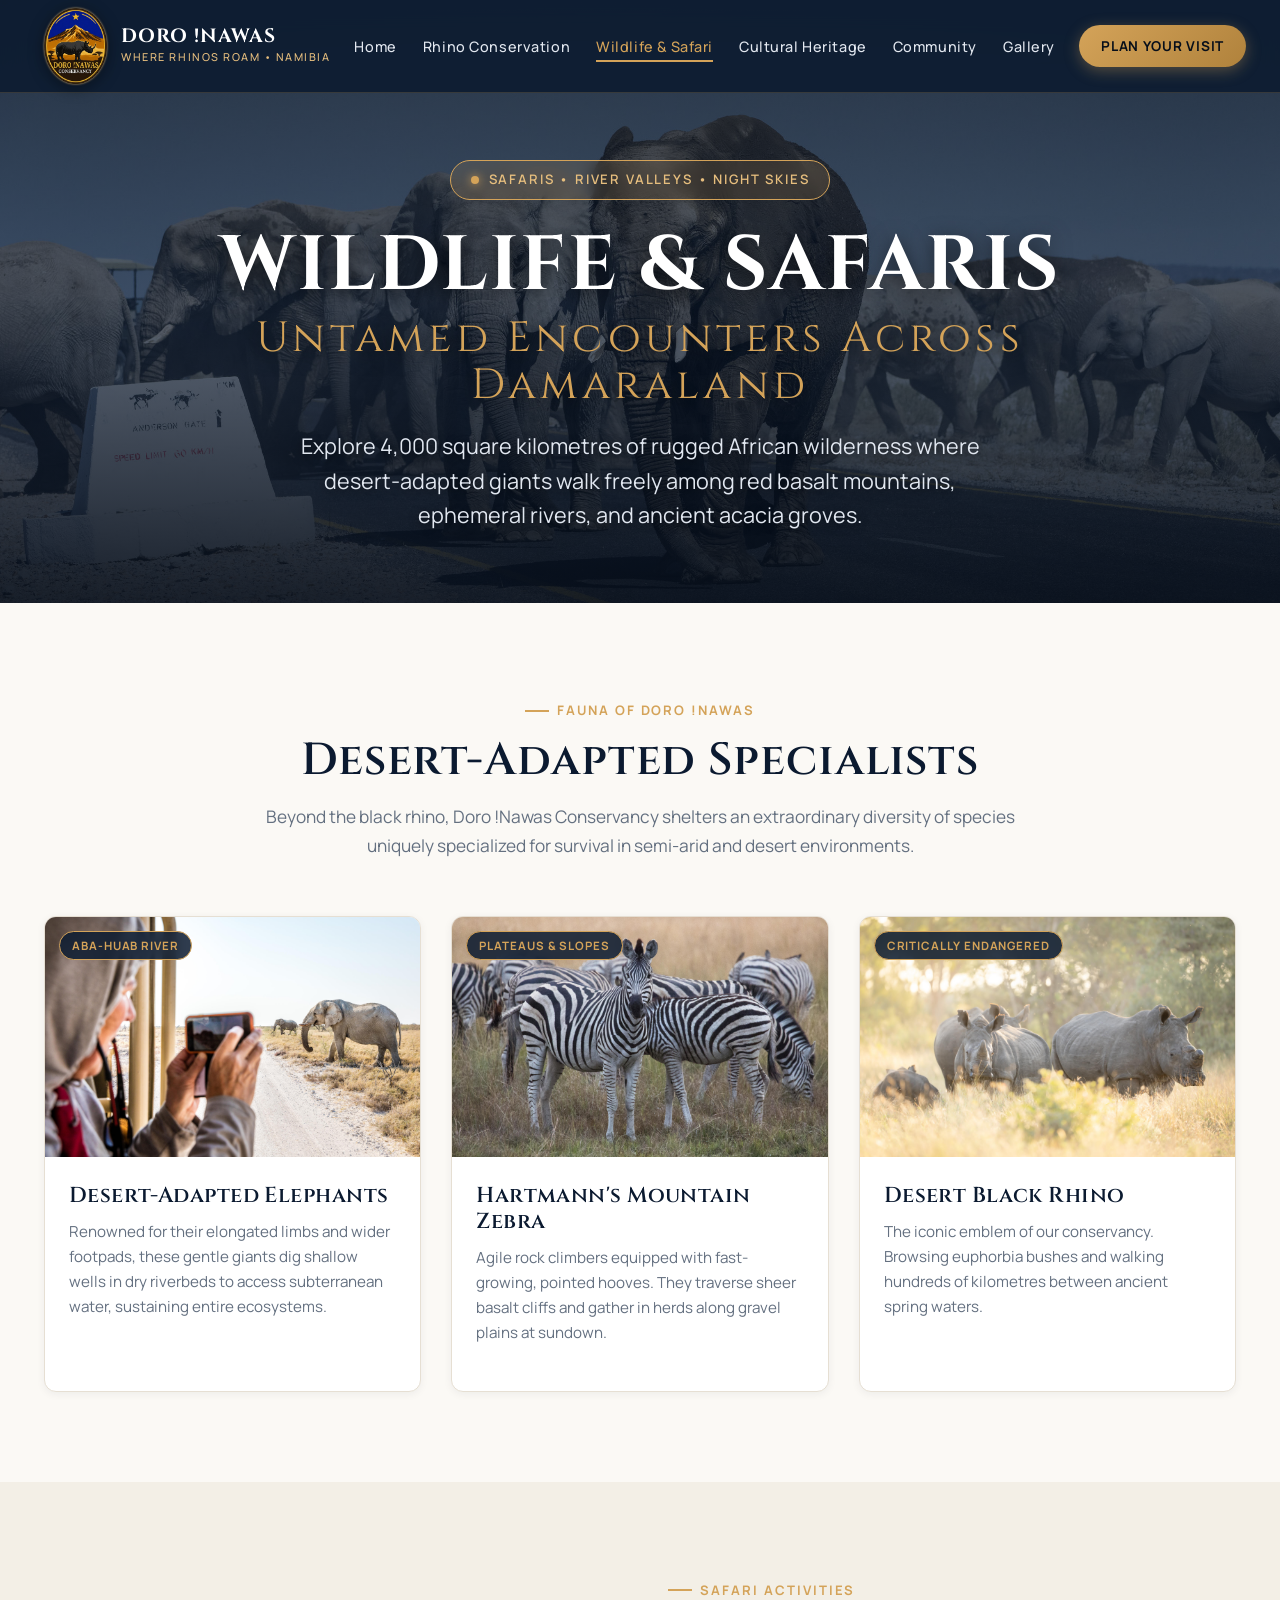
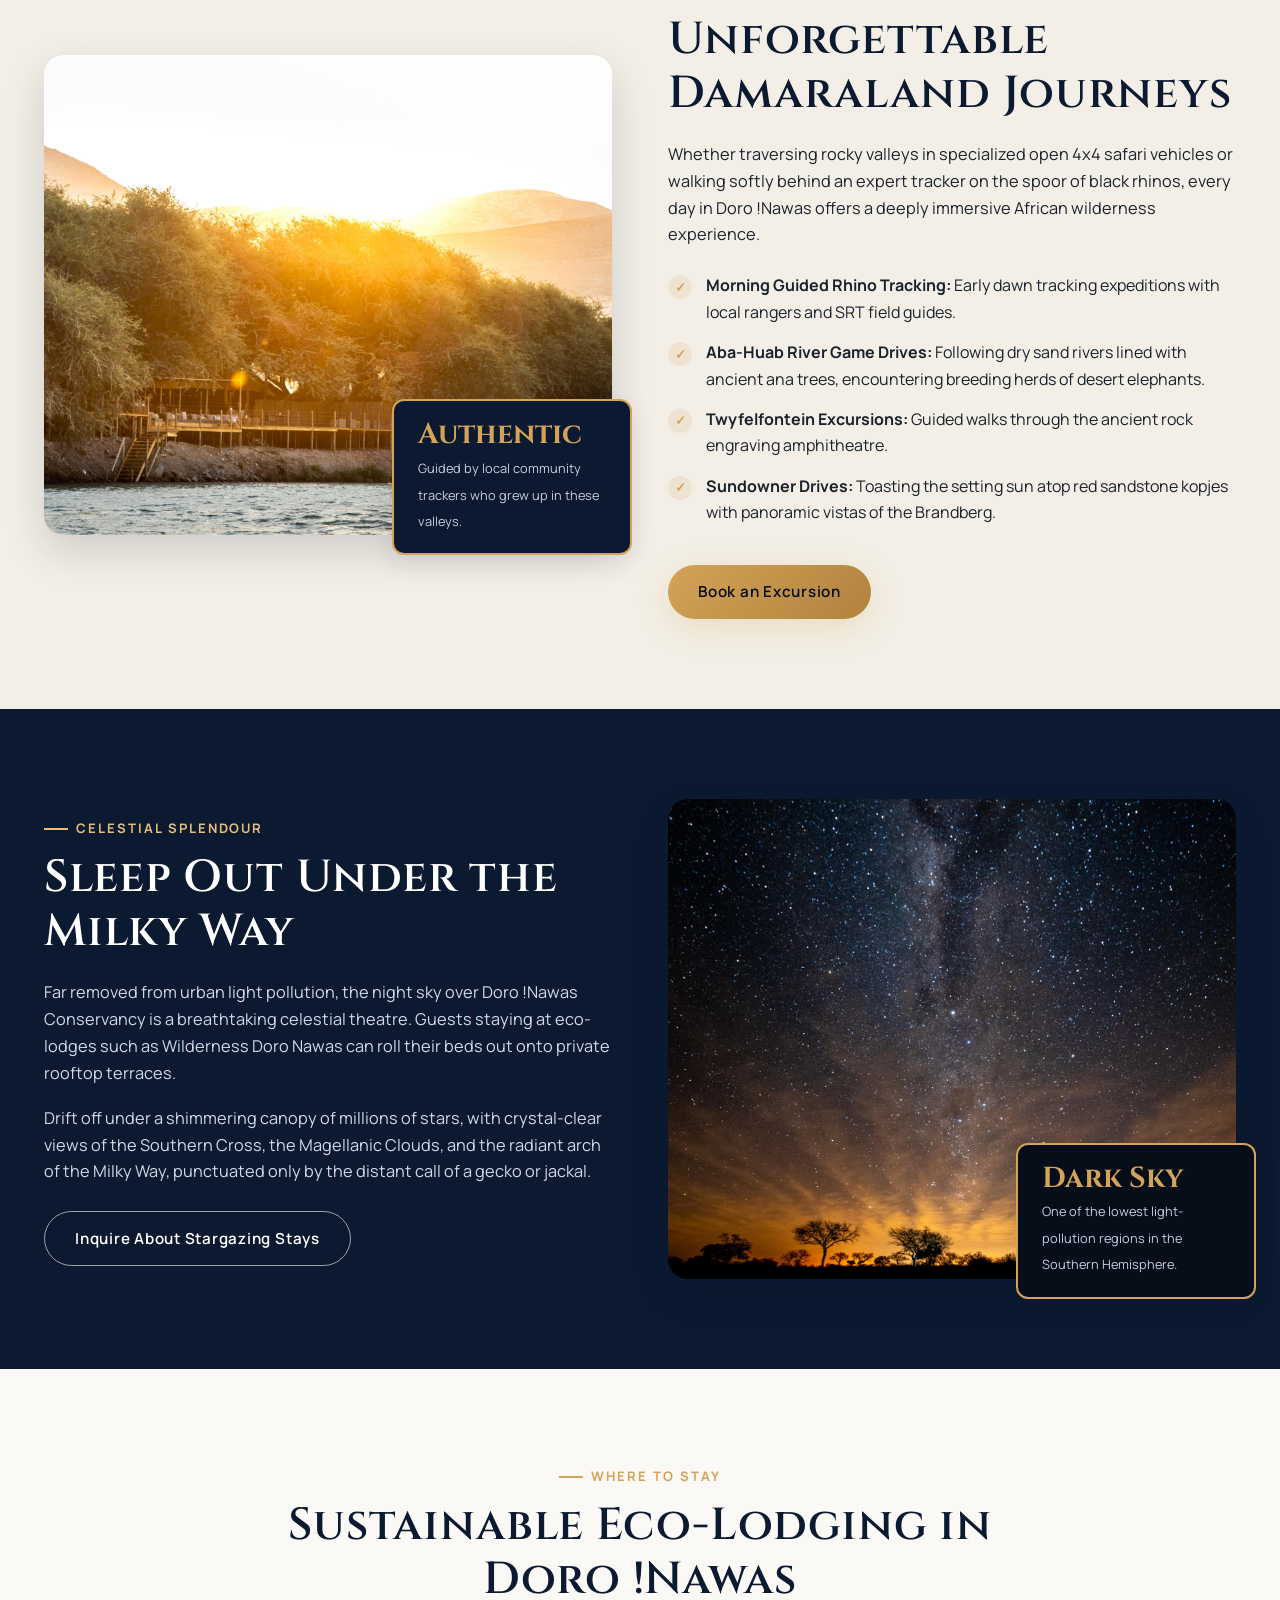
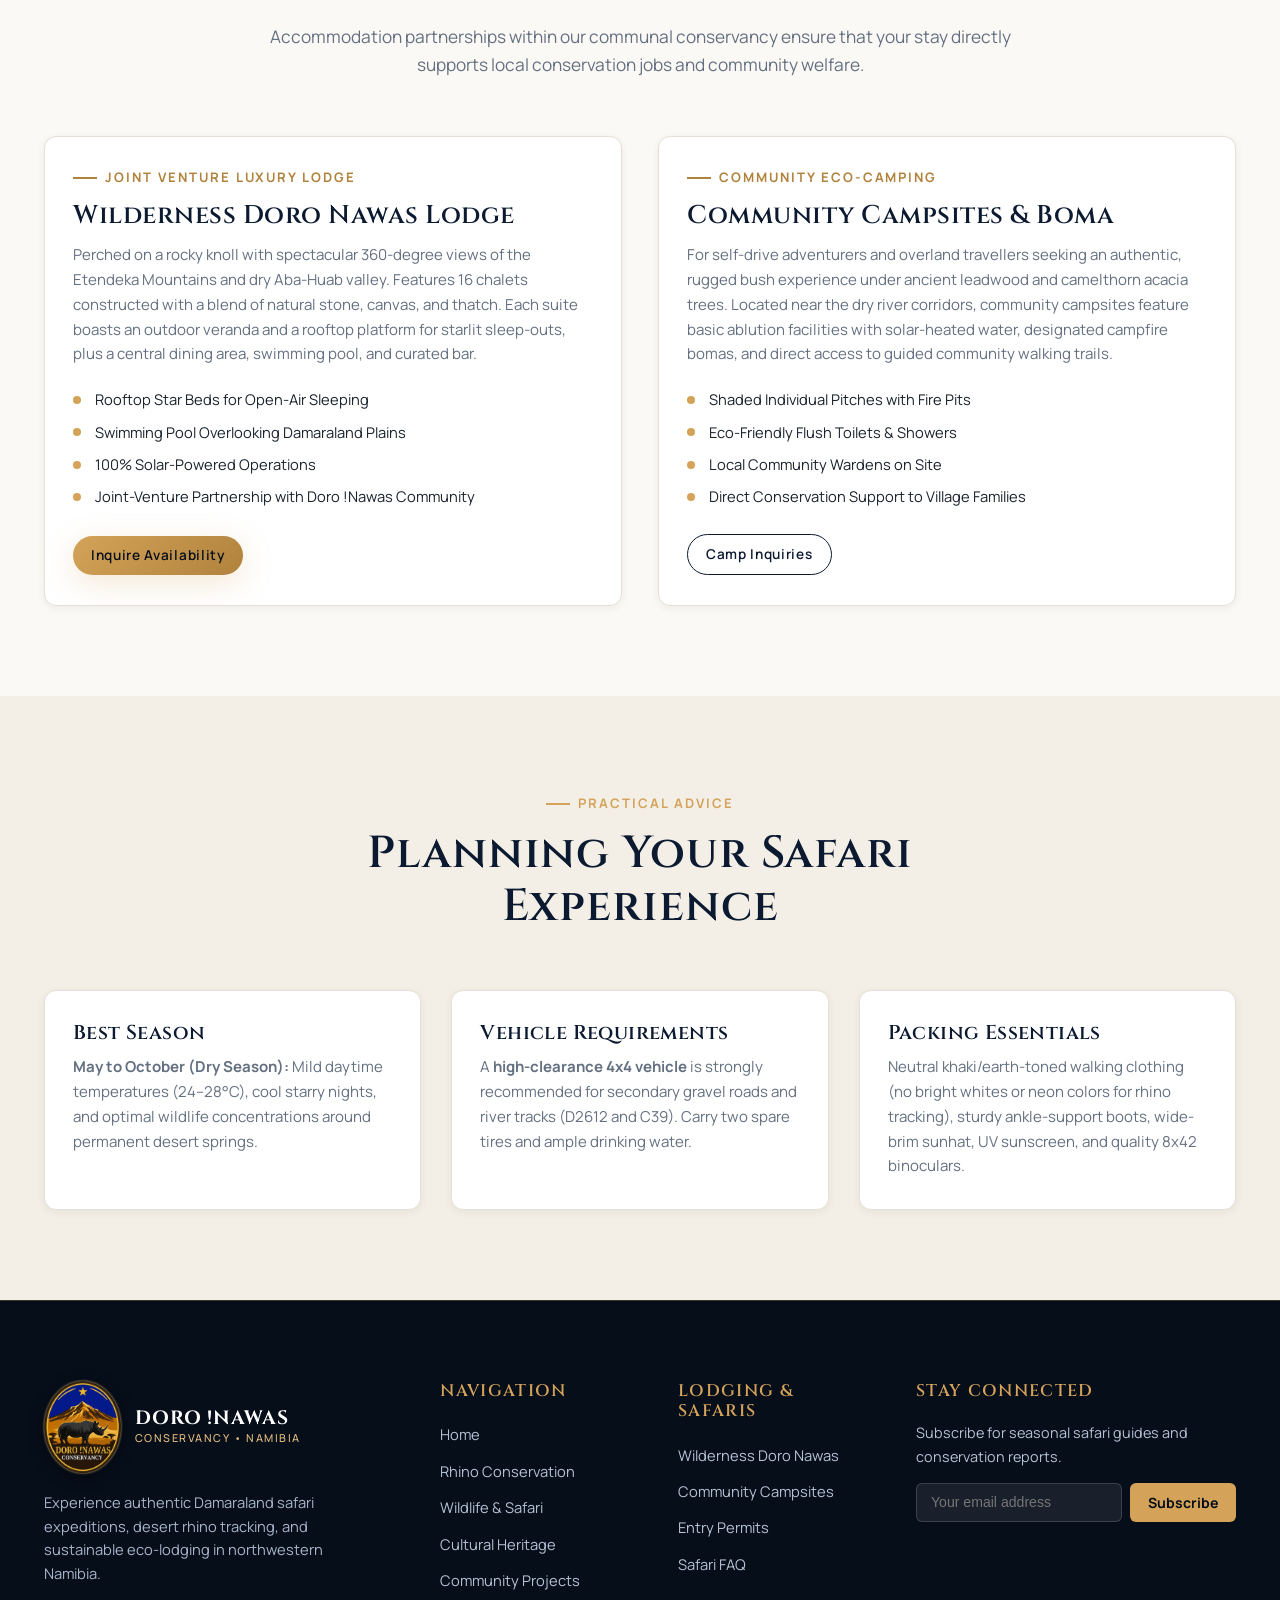
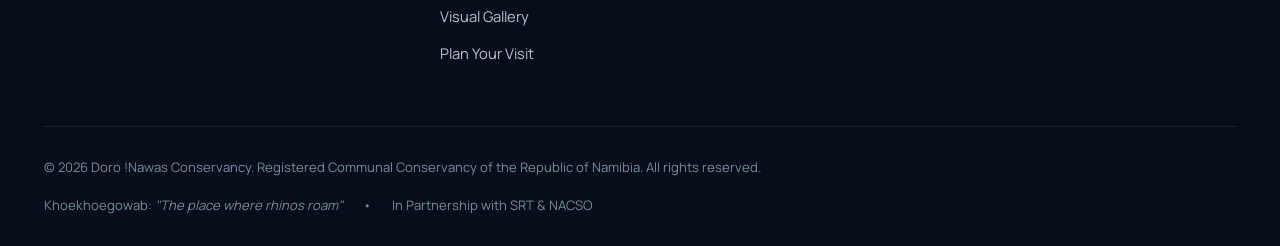
<file: wildlife-safari.html>
<!DOCTYPE html>
<html lang="en">
<head>
  <meta charset="UTF-8">
  <meta name="viewport" content="width=device-width, initial-scale=1.0">
  <title>Wildlife &amp; Safari Expeditions | Doro !Nawas Conservancy</title>
  <meta name="description" content="Explore desert safari expeditions in Doro !Nawas Conservancy, Damaraland. Witness desert elephants, black rhinos, Hartmann's mountain zebras, and stargazing at Wilderness Doro Nawas.">
  <link rel="preconnect" href="https://fonts.googleapis.com">
  <link rel="preconnect" href="https://fonts.gstatic.com" crossorigin>
  <link href="https://fonts.googleapis.com/css2?family=Cinzel:wght@500;600;700;800&family=Cormorant+Garamond:ital,wght@0,400;0,600;0,700;1,400&family=Manrope:wght@300;400;500;600;700&display=swap" rel="stylesheet">
  <link rel="stylesheet" href="css/style.css">
  <link rel="icon" type="image/png" href="assets/images/logo.png">
</head>
<body>

  <!-- Site Header -->
  <header id="siteHeader">
    <div class="wrap">
      <nav class="main-nav">
        <a href="index.html" class="nav-brand">
          <img src="assets/images/logo.png" alt="Doro !Nawas Conservancy Logo" class="nav-logo-img">
          <div class="nav-brand-text">
            <span class="nav-brand-title">DORO !NAWAS</span>
            <span class="nav-brand-sub">Where Rhinos Roam &bull; Namibia</span>
          </div>
        </a>

        <ul class="nav-links">
          <li><a href="index.html">Home</a></li>
          <li><a href="rhino-conservation.html">Rhino Conservation</a></li>
          <li><a href="wildlife-safari.html" class="active">Wildlife &amp; Safari</a></li>
          <li><a href="cultural-heritage.html">Cultural Heritage</a></li>
          <li><a href="community-projects.html">Community</a></li>
          <li><a href="gallery.html">Gallery</a></li>
        </ul>

        <div class="nav-actions">
          <a href="contact.html" class="nav-cta">Plan Your Visit</a>
          <button class="burger-btn" id="burgerBtn" aria-label="Toggle navigation">
            <span></span><span></span><span></span>
          </button>
        </div>
      </nav>
    </div>
  </header>

  <!-- Mobile Drawer Navigation -->
  <div class="mobile-nav-backdrop" id="mobileNavBackdrop"></div>
  <aside class="mobile-nav" id="mobileNav">
    <div class="mobile-nav-header">
      <div class="nav-brand">
        <img src="assets/images/logo.png" alt="Doro !Nawas Conservancy Logo" class="mobile-logo-img">
        <span class="nav-brand-title">DORO !NAWAS</span>
      </div>
      <button class="mobile-close" id="mobileClose" aria-label="Close menu">&times;</button>
    </div>
    <div class="mobile-nav-links">
      <a href="index.html">Home</a>
      <a href="rhino-conservation.html">Rhino Conservation (Rhino Roam)</a>
      <a href="wildlife-safari.html" class="active">Wildlife &amp; Safari Expeditions</a>
      <a href="cultural-heritage.html">Cultural Heritage &amp; Twyfelfontein</a>
      <a href="community-projects.html">Community &amp; Sustainability</a>
      <a href="gallery.html">Visual Gallery</a>
      <a href="contact.html">Visit Planning &amp; Contact</a>
    </div>
    <div class="mobile-nav-footer">
      <a href="contact.html" class="btn btn-primary">Plan Your Visit</a>
    </div>
  </aside>

  <!-- Hero Section -->
  <section class="hero hero-page">
    <img src="assets/images/desert-elephants-riverbed.jpg" alt="Desert elephants in Damaraland riverbed" class="hero-bg">
    <div class="hero-overlay"></div>
    <div class="hero-content">
      <div class="hero-badge">
        <span class="hero-badge-dot"></span>
        Safaris &bull; River Valleys &bull; Night Skies
      </div>
      <h1 class="hero-title">
        WILDLIFE &amp; SAFARIS
        <span>Untamed Encounters Across Damaraland</span>
      </h1>
      <p class="hero-subtitle">
        Explore 4,000 square kilometres of rugged African wilderness where desert-adapted giants walk freely among red basalt mountains, ephemeral rivers, and ancient acacia groves.
      </p>
    </div>
  </section>

  <!-- Wildlife Roster Grid -->
  <section class="section">
    <div class="wrap">
      <div class="section-header">
        <div class="eyebrow">Fauna of Doro !Nawas</div>
        <h2>Desert-Adapted Specialists</h2>
        <p>
          Beyond the black rhino, Doro !Nawas Conservancy shelters an extraordinary diversity of species uniquely specialized for survival in semi-arid and desert environments.
        </p>
      </div>

      <div class="grid-3">
        <!-- Elephant -->
        <div class="feature-card">
          <div class="card-media">
            <img src="assets/images/desert-elephants.jpg" alt="Desert adapted elephant family">
            <span class="card-tag">Aba-Huab River</span>
          </div>
          <div class="card-body">
            <h3>Desert-Adapted Elephants</h3>
            <p>
              Renowned for their elongated limbs and wider footpads, these gentle giants dig shallow wells in dry riverbeds to access subterranean water, sustaining entire ecosystems.
            </p>
          </div>
        </div>

        <!-- Mountain Zebra -->
        <div class="feature-card">
          <div class="card-media">
            <img src="assets/images/wildlife-zebra.jpg" alt="Hartmann's Mountain Zebra">
            <span class="card-tag">Plateaus &amp; Slopes</span>
          </div>
          <div class="card-body">
            <h3>Hartmann's Mountain Zebra</h3>
            <p>
              Agile rock climbers equipped with fast-growing, pointed hooves. They traverse sheer basalt cliffs and gather in herds along gravel plains at sundown.
            </p>
          </div>
        </div>

        <!-- Desert Rhino -->
        <div class="feature-card">
          <div class="card-media">
            <img src="assets/images/black-rhinos-wild.jpg" alt="Desert Black Rhino">
            <span class="card-tag">Critically Endangered</span>
          </div>
          <div class="card-body">
            <h3>Desert Black Rhino</h3>
            <p>
              The iconic emblem of our conservancy. Browsing euphorbia bushes and walking hundreds of kilometres between ancient spring waters.
            </p>
          </div>
        </div>
      </div>
    </div>
  </section>

  <!-- Safari Experiences Overview -->
  <section class="section section-alt">
    <div class="wrap">
      <div class="split">
        <div class="split-media">
          <div class="split-media-frame">
            <img src="assets/images/kunene-landscape.jpg" alt="Safari vehicle traversing Damaraland wilderness">
          </div>
          <div class="split-media-badge">
            <strong>Authentic</strong>
            <span>Guided by local community trackers who grew up in these valleys.</span>
          </div>
        </div>

        <div class="split-copy">
          <div class="eyebrow">Safari Activities</div>
          <h2>Unforgettable Damaraland Journeys</h2>
          <p>
            Whether traversing rocky valleys in specialized open 4x4 safari vehicles or walking softly behind an expert tracker on the spoor of black rhinos, every day in Doro !Nawas offers a deeply immersive African wilderness experience.
          </p>

          <div class="feature-list">
            <div class="feature-list-item">
              <span class="feature-icon">&#10003;</span>
              <span><strong>Morning Guided Rhino Tracking:</strong> Early dawn tracking expeditions with local rangers and SRT field guides.</span>
            </div>
            <div class="feature-list-item">
              <span class="feature-icon">&#10003;</span>
              <span><strong>Aba-Huab River Game Drives:</strong> Following dry sand rivers lined with ancient ana trees, encountering breeding herds of desert elephants.</span>
            </div>
            <div class="feature-list-item">
              <span class="feature-icon">&#10003;</span>
              <span><strong>Twyfelfontein Excursions:</strong> Guided walks through the ancient rock engraving amphitheatre.</span>
            </div>
            <div class="feature-list-item">
              <span class="feature-icon">&#10003;</span>
              <span><strong>Sundowner Drives:</strong> Toasting the setting sun atop red sandstone kopjes with panoramic vistas of the Brandberg.</span>
            </div>
          </div>
          <a href="contact.html" class="btn btn-primary">Book an Excursion</a>
        </div>
      </div>
    </div>
  </section>

  <!-- Stargazing Section -->
  <section class="section section-dark">
    <div class="wrap">
      <div class="split reverse">
        <div class="split-media">
          <div class="split-media-frame">
            <img src="assets/images/damaraland-stargazing.jpg" alt="Starry night sky over Doro Nawas">
          </div>
          <div class="split-media-badge">
            <strong>Dark Sky</strong>
            <span>One of the lowest light-pollution regions in the Southern Hemisphere.</span>
          </div>
        </div>

        <div class="split-copy">
          <div class="eyebrow">Celestial Splendour</div>
          <h2>Sleep Out Under the Milky Way</h2>
          <p>
            Far removed from urban light pollution, the night sky over Doro !Nawas Conservancy is a breathtaking celestial theatre. Guests staying at eco-lodges such as Wilderness Doro Nawas can roll their beds out onto private rooftop terraces.
          </p>
          <p>
            Drift off under a shimmering canopy of millions of stars, with crystal-clear views of the Southern Cross, the Magellanic Clouds, and the radiant arch of the Milky Way, punctuated only by the distant call of a gecko or jackal.
          </p>
          <a href="contact.html" class="btn btn-outline">Inquire About Stargazing Stays</a>
        </div>
      </div>
    </div>
  </section>

  <!-- Lodges & Campsites in the Conservancy -->
  <section class="section" id="lodges">
    <div class="wrap">
      <div class="section-header">
        <div class="eyebrow">Where to Stay</div>
        <h2>Sustainable Eco-Lodging in Doro !Nawas</h2>
        <p>
          Accommodation partnerships within our communal conservancy ensure that your stay directly supports local conservation jobs and community welfare.
        </p>
      </div>

      <div class="grid-2">
        <!-- Wilderness Doro Nawas -->
        <div class="feature-card info-card lodge-card">
          <div class="eyebrow">Joint Venture Luxury Lodge</div>
          <h3>Wilderness Doro Nawas Lodge</h3>
          <p>
            Perched on a rocky knoll with spectacular 360-degree views of the Etendeka Mountains and dry Aba-Huab valley. Features 16 chalets constructed with a blend of natural stone, canvas, and thatch. Each suite boasts an outdoor veranda and a rooftop platform for starlit sleep-outs, plus a central dining area, swimming pool, and curated bar.
          </p>
          <ul class="check-list">
            <li>Rooftop Star Beds for Open-Air Sleeping</li>
            <li>Swimming Pool Overlooking Damaraland Plains</li>
            <li>100% Solar-Powered Operations</li>
            <li>Joint-Venture Partnership with Doro !Nawas Community</li>
          </ul>
          <a href="contact.html" class="btn btn-primary btn-sm">Inquire Availability</a>
        </div>

        <!-- Community Campsites -->
        <div class="feature-card info-card lodge-card">
          <div class="eyebrow">Community Eco-Camping</div>
          <h3>Community Campsites &amp; Boma</h3>
          <p>
            For self-drive adventurers and overland travellers seeking an authentic, rugged bush experience under ancient leadwood and camelthorn acacia trees. Located near the dry river corridors, community campsites feature basic ablution facilities with solar-heated water, designated campfire bomas, and direct access to guided community walking trails.
          </p>
          <ul class="check-list">
            <li>Shaded Individual Pitches with Fire Pits</li>
            <li>Eco-Friendly Flush Toilets &amp; Showers</li>
            <li>Local Community Wardens on Site</li>
            <li>Direct Conservation Support to Village Families</li>
          </ul>
          <a href="contact.html" class="btn btn-outline-dark btn-sm">Camp Inquiries</a>
        </div>
      </div>
    </div>
  </section>

  <!-- Visitor Planning Essentials -->
  <section class="section section-alt">
    <div class="wrap">
      <div class="section-header">
        <div class="eyebrow">Practical Advice</div>
        <h2>Planning Your Safari Experience</h2>
      </div>

      <div class="grid-3">
        <div class="feature-card info-card">
          <h4>Best Season</h4>
          <p>
            <strong>May to October (Dry Season):</strong> Mild daytime temperatures (24–28°C), cool starry nights, and optimal wildlife concentrations around permanent desert springs.
          </p>
        </div>

        <div class="feature-card info-card">
          <h4>Vehicle Requirements</h4>
          <p>
            A <strong>high-clearance 4x4 vehicle</strong> is strongly recommended for secondary gravel roads and river tracks (D2612 and C39). Carry two spare tires and ample drinking water.
          </p>
        </div>

        <div class="feature-card info-card">
          <h4>Packing Essentials</h4>
          <p>
            Neutral khaki/earth-toned walking clothing (no bright whites or neon colors for rhino tracking), sturdy ankle-support boots, wide-brim sunhat, UV sunscreen, and quality 8x42 binoculars.
          </p>
        </div>
      </div>
    </div>
  </section>

  <!-- Site Footer -->
  <footer class="site-footer">
    <div class="wrap">
      <div class="footer-top">
        <div class="footer-brand">
          <div class="footer-logo-row">
            <img src="assets/images/logo.png" alt="Doro !Nawas Conservancy Logo" class="footer-logo-img">
            <div>
              <div class="nav-brand-title">DORO !NAWAS</div>
              <div class="nav-brand-sub">Conservancy &bull; Namibia</div>
            </div>
          </div>
          <p>
            Experience authentic Damaraland safari expeditions, desert rhino tracking, and sustainable eco-lodging in northwestern Namibia.
          </p>
        </div>

        <div>
          <h4 class="footer-title">Navigation</h4>
          <ul class="footer-links">
            <li><a href="index.html">Home</a></li>
            <li><a href="rhino-conservation.html">Rhino Conservation</a></li>
            <li><a href="wildlife-safari.html">Wildlife &amp; Safari</a></li>
            <li><a href="cultural-heritage.html">Cultural Heritage</a></li>
            <li><a href="community-projects.html">Community Projects</a></li>
            <li><a href="gallery.html">Visual Gallery</a></li>
            <li><a href="contact.html">Plan Your Visit</a></li>
          </ul>
        </div>

        <div>
          <h4 class="footer-title">Lodging &amp; Safaris</h4>
          <ul class="footer-links">
            <li><a href="#lodges">Wilderness Doro Nawas</a></li>
            <li><a href="#lodges">Community Campsites</a></li>
            <li><a href="contact.html#permits">Entry Permits</a></li>
            <li><a href="contact.html#faq">Safari FAQ</a></li>
          </ul>
        </div>

        <div class="footer-newsletter">
          <h4 class="footer-title">Stay Connected</h4>
          <p>Subscribe for seasonal safari guides and conservation reports.</p>
          <form class="newsletter-form" id="newsletterForm">
            <input type="email" class="newsletter-input" placeholder="Your email address" required aria-label="Email Address">
            <button type="submit" class="newsletter-btn">Subscribe</button>
          </form>
        </div>
      </div>

      <div class="footer-bottom">
        <div>
          &copy; 2026 Doro !Nawas Conservancy. Registered Communal Conservancy of the Republic of Namibia. All rights reserved.
        </div>
        <div class="footer-badges">
          <span>Khoekhoegowab: <em>"The place where rhinos roam"</em></span>
          <span>&bull;</span>
          <span>In Partnership with SRT &amp; NACSO</span>
        </div>
      </div>
    </div>
  </footer>

  <script src="js/main.js"></script>
</body>
</html>
</file>
<file: css/style.css>
/* ==========================================================================
   DORO !NAWAS CONSERVANCY — RHINO ROAM
   Official Multipage Website Stylesheet
   ========================================================================== */

:root {
  --color-primary: #0b1a30;        /* Deep Royal Navy */
  --color-primary-light: #152642;  /* Medium Navy */
  --color-primary-dark: #060e1a;   /* Midnight Abyss */
  --color-gold: #d4a359;           /* Desert Ochre Gold */
  --color-gold-light: #e6be7e;     /* Pale Golden Sand */
  --color-gold-dark: #b0823c;      /* Deep Burnished Gold */
  --color-terracotta: #c05c38;     /* Damaraland Red Sandstone */
  --color-bg-light: #fbf9f5;       /* Warm Ivory Canvas */
  --color-bg-card: #ffffff;        /* Crisp White */
  --color-bg-alt: #f3efe6;         /* Sandstone Tint */
  --color-text-dark: #1a222c;      /* Charcoal Body */
  --color-text-muted: #647080;     /* Muted Slate */
  --color-text-light: #f4f6fa;     /* Light Text */
  --color-border: #e6dfd3;        /* Soft Border */
  --color-border-dark: #2a3a52;   /* Dark Mode Border */

  --font-serif: 'Cormorant Garamond', 'Cinzel', Georgia, serif;
  --font-heading: 'Cinzel', 'Cormorant Garamond', serif;
  --font-sans: 'Manrope', -apple-system, BlinkMacSystemFont, 'Segoe UI', Roboto, sans-serif;

  --shadow-sm: 0 2px 8px rgba(11, 26, 48, 0.06);
  --shadow-md: 0 8px 24px rgba(11, 26, 48, 0.10);
  --shadow-lg: 0 16px 40px rgba(11, 26, 48, 0.16);
  --shadow-gold: 0 8px 30px rgba(212, 163, 89, 0.25);

  --radius-sm: 6px;
  --radius-md: 12px;
  --radius-lg: 20px;
  --radius-full: 9999px;

  --transition-fast: 0.2s ease;
  --transition-normal: 0.35s cubic-bezier(0.16, 1, 0.3, 1);
  --transition-slow: 0.6s cubic-bezier(0.16, 1, 0.3, 1);
}

/* --------------------------------------------------------------------------
   Reset & Base Styles
   -------------------------------------------------------------------------- */
*, *::before, *::after {
  box-sizing: border-box;
  margin: 0;
  padding: 0;
}

html {
  font-size: 16px;
  scroll-behavior: smooth;
  scroll-padding-top: 84px;
  -webkit-font-smoothing: antialiased;
  -moz-osx-font-smoothing: grayscale;
}

body {
  font-family: var(--font-sans);
  background-color: var(--color-bg-light);
  color: var(--color-text-dark);
  line-height: 1.65;
  overflow-x: hidden;
}

img {
  max-width: 100%;
  height: auto;
  display: block;
}

a {
  color: inherit;
  text-decoration: none;
  transition: color var(--transition-fast);
}

button {
  font-family: inherit;
  cursor: pointer;
  border: none;
  background: none;
}

ul, ol {
  list-style: none;
}

/* --------------------------------------------------------------------------
   Typography
   -------------------------------------------------------------------------- */
h1, h2, h3, h4, h5, h6 {
  font-family: var(--font-heading);
  font-weight: 600;
  line-height: 1.2;
  letter-spacing: 0.02em;
  color: var(--color-primary);
}

h1 { font-size: clamp(2.4rem, 5vw, 4.2rem); }
h2 { font-size: clamp(1.8rem, 3.5vw, 2.8rem); }
h3 { font-size: clamp(1.3rem, 2vw, 1.8rem); }
h4 { font-size: 1.25rem; }

p {
  margin-bottom: 1rem;
}

p:last-child {
  margin-bottom: 0;
}

.text-gold { color: var(--color-gold); }
.text-light { color: var(--color-text-light); }
.text-muted { color: var(--color-text-muted); }

/* --------------------------------------------------------------------------
   Layout Containers
   -------------------------------------------------------------------------- */
.wrap {
  width: 100%;
  max-width: 1240px;
  margin: 0 auto;
  padding: 0 24px;
}

.wrap-sm {
  width: 100%;
  max-width: 860px;
  margin: 0 auto;
  padding: 0 24px;
}

.section {
  padding: 90px 0;
  position: relative;
}

.section-dark {
  background-color: var(--color-primary);
  color: var(--color-text-light);
}

.section-dark h1,
.section-dark h2,
.section-dark h3 {
  color: #ffffff;
}

.section-dark p {
  color: #d1d9e6;
}

.section-alt {
  background-color: var(--color-bg-alt);
}

/* --------------------------------------------------------------------------
   Header & Navigation
   -------------------------------------------------------------------------- */
#siteHeader {
  position: fixed;
  top: 0;
  left: 0;
  right: 0;
  z-index: 1000;
  background: rgba(11, 26, 48, 0.85);
  backdrop-filter: blur(14px);
  -webkit-backdrop-filter: blur(14px);
  border-bottom: 1px solid rgba(212, 163, 89, 0.2);
  transition: all var(--transition-normal);
}

#siteHeader.scrolled {
  background: rgba(7, 18, 34, 0.96);
  box-shadow: 0 10px 30px rgba(0, 0, 0, 0.3);
}

nav.main-nav {
  display: flex;
  align-items: center;
  justify-content: space-between;
  gap: 24px;
  height: 92px;
  transition: height var(--transition-fast);
}

#siteHeader.scrolled nav.main-nav {
  height: 72px;
}

.nav-brand {
  display: flex;
  align-items: center;
  gap: 14px;
  flex-shrink: 0;
}

/* The badge has a dark brown rim that disappears on navy, so a thin gold halo keeps its edge readable */
.nav-logo-img,
.footer-logo-img,
.mobile-logo-img {
  width: auto;
  object-fit: contain;
  filter: drop-shadow(0 0 1px rgba(230, 190, 126, 0.9)) drop-shadow(0 3px 8px rgba(0, 0, 0, 0.45));
}

.nav-logo-img {
  height: 76px;
  transition: transform var(--transition-normal), height var(--transition-normal);
}

#siteHeader.scrolled .nav-logo-img {
  height: 60px;
}

.nav-brand:hover .nav-logo-img {
  transform: scale(1.05);
}

.nav-brand-text {
  display: flex;
  flex-direction: column;
}

.nav-brand-title {
  font-family: var(--font-heading);
  font-size: 1.2rem;
  white-space: nowrap;
  font-weight: 700;
  color: #ffffff;
  letter-spacing: 0.05em;
  line-height: 1.1;
}

.nav-brand-title span {
  color: var(--color-gold);
}

.nav-brand-sub {
  font-size: 0.68rem;
  font-weight: 500;
  letter-spacing: 0.14em;
  white-space: nowrap;
  color: var(--color-gold-light);
  text-transform: uppercase;
}

.nav-links {
  display: flex;
  align-items: center;
  gap: 26px;
}

.nav-links a {
  white-space: nowrap;
  font-size: 0.9rem;
  font-weight: 500;
  color: #e3e8f0;
  letter-spacing: 0.04em;
  position: relative;
  padding: 6px 0;
  transition: color var(--transition-fast);
}

.nav-links a::after {
  content: '';
  position: absolute;
  bottom: 0;
  left: 0;
  width: 0%;
  height: 2px;
  background-color: var(--color-gold);
  transition: width var(--transition-normal);
}

.nav-links a:hover,
.nav-links a.active {
  color: var(--color-gold);
}

.nav-links a.active::after,
.nav-links a:hover::after {
  width: 100%;
}

.nav-actions {
  display: flex;
  align-items: center;
  gap: 16px;
}

.nav-cta {
  display: inline-flex;
  align-items: center;
  justify-content: center;
  padding: 10px 22px;
  background: linear-gradient(135deg, var(--color-gold) 0%, var(--color-gold-dark) 100%);
  color: var(--color-primary-dark);
  font-weight: 700;
  font-size: 0.85rem;
  letter-spacing: 0.06em;
  text-transform: uppercase;
  white-space: nowrap;
  border-radius: var(--radius-full);
  box-shadow: 0 4px 15px rgba(212, 163, 89, 0.35);
  transition: all var(--transition-fast);
}

.nav-cta.active {
  box-shadow: 0 0 0 2px var(--color-primary-dark), 0 0 0 3px var(--color-gold-light);
}

.nav-cta:hover {
  transform: translateY(-2px);
  box-shadow: 0 6px 20px rgba(212, 163, 89, 0.5);
  color: #000;
}

.burger-btn {
  display: none;
  flex-direction: column;
  justify-content: center;
  gap: 5px;
  width: 36px;
  height: 36px;
  padding: 4px;
  background: rgba(255, 255, 255, 0.08);
  border: 1px solid rgba(255, 255, 255, 0.15);
  border-radius: var(--radius-sm);
  cursor: pointer;
}

.burger-btn span {
  display: block;
  width: 100%;
  height: 2px;
  background-color: #ffffff;
  border-radius: 2px;
  transition: all var(--transition-fast);
}

/* Mobile Drawer */
.mobile-nav {
  position: fixed;
  top: 0;
  right: -100%;
  width: 85%;
  max-width: 360px;
  height: 100vh;
  background-color: var(--color-primary-dark);
  border-left: 1px solid rgba(212, 163, 89, 0.25);
  z-index: 1050;
  padding: 30px 24px;
  display: flex;
  flex-direction: column;
  gap: 20px;
  overflow-y: auto;
  box-shadow: -10px 0 30px rgba(0, 0, 0, 0.5);
  transition: right var(--transition-normal);
}

.mobile-nav.open {
  right: 0;
}

.mobile-nav-backdrop {
  position: fixed;
  inset: 0;
  background: rgba(0, 0, 0, 0.7);
  backdrop-filter: blur(4px);
  z-index: 1040;
  opacity: 0;
  visibility: hidden;
  transition: all var(--transition-normal);
}

.mobile-nav-backdrop.open {
  opacity: 1;
  visibility: visible;
}

.mobile-nav-header {
  display: flex;
  align-items: center;
  justify-content: space-between;
  padding-bottom: 20px;
  border-bottom: 1px solid rgba(255, 255, 255, 0.1);
}

.mobile-logo-img {
  height: 56px;
}

.mobile-nav-header .nav-brand-title {
  font-size: 1rem;
}

.mobile-close {
  color: #fff;
  font-size: 2rem;
  line-height: 1;
}

.mobile-nav-footer {
  margin-top: auto;
  padding-top: 20px;
}

.mobile-nav-footer .btn {
  width: 100%;
}

.mobile-nav-links {
  display: flex;
  flex-direction: column;
  gap: 16px;
}

.mobile-nav-links a {
  color: #ffffff;
  font-size: 1.1rem;
  font-weight: 500;
  padding: 8px 0;
  border-bottom: 1px solid rgba(255, 255, 255, 0.05);
}

.mobile-nav-links a.active,
.mobile-nav-links a:hover {
  color: var(--color-gold);
  padding-left: 6px;
}

/* --------------------------------------------------------------------------
   Hero Component
   -------------------------------------------------------------------------- */
.hero {
  position: relative;
  min-height: 100vh;
  display: flex;
  align-items: center;
  justify-content: center;
  text-align: center;
  color: #ffffff;
  overflow: hidden;
  padding: 140px 20px 80px;
}

.hero-page {
  min-height: 60vh;
  padding: 160px 20px 70px;
}

.hero-bg {
  position: absolute;
  inset: 0;
  width: 100%;
  height: 100%;
  object-fit: cover;
  z-index: 1;
  transform: scale(1.04);
  animation: heroKenBurns 20s infinite alternate ease-in-out;
}

@keyframes heroKenBurns {
  0% { transform: scale(1.0); }
  100% { transform: scale(1.08); }
}

.hero-overlay {
  position: absolute;
  inset: 0;
  z-index: 2;
  background: linear-gradient(
    180deg,
    rgba(6, 14, 26, 0.75) 0%,
    rgba(11, 26, 48, 0.65) 50%,
    rgba(6, 14, 26, 0.92) 100%
  );
}

.hero-content {
  position: relative;
  z-index: 3;
  max-width: 900px;
  margin: 0 auto;
}

.hero-badge {
  display: inline-flex;
  align-items: center;
  gap: 10px;
  padding: 8px 20px;
  background: rgba(212, 163, 89, 0.15);
  border: 1px solid var(--color-gold);
  border-radius: var(--radius-full);
  color: var(--color-gold-light);
  font-size: 0.82rem;
  font-weight: 600;
  letter-spacing: 0.14em;
  text-transform: uppercase;
  margin-bottom: 24px;
  max-width: 100%;
  backdrop-filter: blur(8px);
}

.hero-badge-dot {
  width: 8px;
  height: 8px;
  border-radius: 50%;
  background-color: var(--color-gold);
  box-shadow: 0 0 10px var(--color-gold);
  animation: pulseDot 2s infinite;
}

@keyframes pulseDot {
  0%, 100% { transform: scale(1); opacity: 1; }
  50% { transform: scale(1.4); opacity: 0.6; }
}

.hero-title {
  font-size: clamp(1.9rem, 6vw, 4.8rem);
  overflow-wrap: break-word;
  font-weight: 700;
  color: #ffffff;
  margin-bottom: 20px;
  line-height: 1.1;
  text-shadow: 0 4px 20px rgba(0, 0, 0, 0.6);
}

.hero-title span {
  display: block;
  font-size: 0.55em;
  font-weight: 400;
  color: var(--color-gold);
  letter-spacing: 0.1em;
  margin-top: 8px;
}

.hero-subtitle {
  font-size: clamp(1.05rem, 1.8vw, 1.35rem);
  color: #e1e7f0;
  max-width: 720px;
  margin: 0 auto 36px;
  line-height: 1.6;
  text-shadow: 0 2px 10px rgba(0, 0, 0, 0.5);
}

.hero-btns {
  display: flex;
  align-items: center;
  justify-content: center;
  gap: 18px;
  flex-wrap: wrap;
}

/* --------------------------------------------------------------------------
   Buttons & Links
   -------------------------------------------------------------------------- */
.btn {
  display: inline-flex;
  align-items: center;
  justify-content: center;
  gap: 10px;
  padding: 14px 30px;
  font-size: 0.95rem;
  font-weight: 600;
  letter-spacing: 0.05em;
  border-radius: var(--radius-full);
  transition: all var(--transition-fast);
  cursor: pointer;
  text-align: center;
}

.btn-primary {
  background: linear-gradient(135deg, var(--color-gold) 0%, var(--color-gold-dark) 100%);
  color: var(--color-primary-dark);
  box-shadow: var(--shadow-gold);
}

.btn-primary:hover {
  transform: translateY(-3px);
  box-shadow: 0 10px 28px rgba(212, 163, 89, 0.5);
  color: #000;
}

.btn-outline {
  background: transparent;
  color: #ffffff;
  border: 1.5px solid rgba(255, 255, 255, 0.6);
  backdrop-filter: blur(6px);
}

.btn-outline:hover {
  border-color: var(--color-gold);
  color: var(--color-gold);
  background: rgba(212, 163, 89, 0.1);
  transform: translateY(-3px);
}

.btn-outline-dark {
  background: transparent;
  color: var(--color-primary);
  border: 1.5px solid var(--color-primary);
}

.btn-outline-dark:hover {
  background: var(--color-primary);
  color: #ffffff;
  transform: translateY(-2px);
}

.btn-sm {
  padding: 8px 18px;
  font-size: 0.85rem;
}

/* --------------------------------------------------------------------------
   Closing CTA Section
   -------------------------------------------------------------------------- */
.cta-section {
  background: radial-gradient(circle at center, var(--color-primary-light) 0%, var(--color-primary-dark) 100%);
  color: #ffffff;
  text-align: center;
}

.cta-section h2 {
  color: #ffffff;
  margin-bottom: 18px;
}

.cta-section p {
  color: #d2dbe8;
  font-size: 1.12rem;
  margin-bottom: 32px;
}

.section-dark .eyebrow,
.cta-section .eyebrow,
.callout-banner .eyebrow,
.contact-info-card .eyebrow {
  color: var(--color-gold-light);
}

.section-dark .eyebrow::before,
.cta-section .eyebrow::before,
.callout-banner .eyebrow::before,
.contact-info-card .eyebrow::before {
  background-color: var(--color-gold-light);
}

/* --------------------------------------------------------------------------
   Stats Strip
   -------------------------------------------------------------------------- */
.stats-strip {
  background: var(--color-primary-light);
  color: #ffffff;
  padding: 40px 0;
  border-top: 1px solid rgba(212, 163, 89, 0.2);
  border-bottom: 1px solid rgba(212, 163, 89, 0.2);
  position: relative;
  z-index: 10;
}

.stats-grid {
  display: grid;
  grid-template-columns: repeat(4, 1fr);
  gap: 24px;
  text-align: center;
}

.stat-item {
  padding: 10px;
  border-right: 1px solid rgba(255, 255, 255, 0.1);
}

.stat-item:last-child {
  border-right: none;
}

.stat-num {
  font-family: var(--font-heading);
  font-size: clamp(2.2rem, 3.8vw, 3.2rem);
  font-weight: 700;
  color: var(--color-gold);
  line-height: 1;
  margin-bottom: 8px;
}

.stat-label {
  font-size: 0.88rem;
  letter-spacing: 0.08em;
  text-transform: uppercase;
  color: #cfd8e5;
  font-weight: 500;
}

/* --------------------------------------------------------------------------
   Section Headers & Eyebrows
   -------------------------------------------------------------------------- */
.section-header {
  text-align: center;
  max-width: 760px;
  margin: 0 auto 56px;
}

.section-header.text-left {
  text-align: left;
  margin: 0 0 36px 0;
}

.eyebrow {
  display: inline-flex;
  align-items: center;
  gap: 8px;
  font-size: 0.82rem;
  font-weight: 700;
  letter-spacing: 0.15em;
  text-transform: uppercase;
  color: var(--color-gold);
  margin-bottom: 12px;
}

.eyebrow::before {
  content: '';
  display: inline-block;
  width: 24px;
  height: 2px;
  background-color: var(--color-gold);
}

.section-header h2 {
  margin-bottom: 16px;
}

.section-header p {
  font-size: 1.08rem;
  color: var(--color-text-muted);
}

.section-dark .section-header p {
  color: #b5c2d4;
}

/* --------------------------------------------------------------------------
   Card Grids & Feature Cards
   -------------------------------------------------------------------------- */
.grid-3 {
  display: grid;
  grid-template-columns: repeat(3, 1fr);
  gap: 30px;
}

.grid-2 {
  display: grid;
  grid-template-columns: repeat(2, 1fr);
  gap: 36px;
}

.grid-4 {
  display: grid;
  grid-template-columns: repeat(4, 1fr);
  gap: 24px;
}

.feature-card {
  background: var(--color-bg-card);
  border-radius: var(--radius-md);
  overflow: hidden;
  box-shadow: var(--shadow-sm);
  border: 1px solid var(--color-border);
  transition: all var(--transition-normal);
  display: flex;
  flex-direction: column;
}

.feature-card:hover {
  transform: translateY(-6px);
  box-shadow: var(--shadow-md);
  border-color: rgba(212, 163, 89, 0.4);
}

.card-media {
  position: relative;
  height: 240px;
  overflow: hidden;
}

.card-media img {
  width: 100%;
  height: 100%;
  object-fit: cover;
  transition: transform var(--transition-slow);
}

.feature-card:hover .card-media img {
  transform: scale(1.08);
}

.card-tag {
  position: absolute;
  top: 14px;
  left: 14px;
  padding: 4px 12px;
  background: rgba(11, 26, 48, 0.85);
  border: 1px solid var(--color-gold);
  border-radius: var(--radius-full);
  color: var(--color-gold);
  font-size: 0.72rem;
  font-weight: 700;
  letter-spacing: 0.08em;
  text-transform: uppercase;
  backdrop-filter: blur(6px);
}

.card-body {
  padding: 26px 24px;
  flex: 1;
  display: flex;
  flex-direction: column;
}

.card-body h3 {
  margin-bottom: 10px;
  font-size: 1.35rem;
}

.card-body p {
  color: var(--color-text-muted);
  font-size: 0.95rem;
  margin-bottom: 20px;
  flex: 1;
}

.card-link {
  display: inline-flex;
  align-items: center;
  gap: 8px;
  font-weight: 700;
  font-size: 0.88rem;
  color: var(--color-gold-dark);
  text-transform: uppercase;
  letter-spacing: 0.06em;
}

.card-link svg {
  transition: transform var(--transition-fast);
}

.card-link:hover svg {
  transform: translateX(4px);
}

/* Text-only cards: no media, not clickable, so no hover lift */
.info-card {
  padding: 30px 28px;
}

.info-card:hover {
  transform: none;
  box-shadow: var(--shadow-sm);
}

.info-card h3 {
  font-size: 1.3rem;
  margin-bottom: 12px;
}

.info-card h4 {
  margin-bottom: 10px;
}

.info-card p {
  color: var(--color-text-muted);
  font-size: 0.94rem;
}

.info-card .card-body {
  padding: 0;
}

.card-tag-inline {
  position: static;
  align-self: flex-start;
  margin-bottom: 14px;
  background: var(--color-primary);
}

.lodge-card .eyebrow {
  color: var(--color-gold-dark);
}

.lodge-card .eyebrow::before {
  background-color: var(--color-gold-dark);
}

.lodge-card h3 {
  font-size: 1.6rem;
}

.lodge-card p {
  margin-bottom: 20px;
}

.lodge-card .btn {
  align-self: flex-start;
  margin-top: auto;
}

.check-list {
  display: flex;
  flex-direction: column;
  gap: 8px;
  margin-bottom: 26px;
  font-size: 0.92rem;
  color: var(--color-text-dark);
}

.check-list li {
  position: relative;
  padding-left: 22px;
}

.check-list li::before {
  content: '';
  position: absolute;
  left: 0;
  top: 0.6em;
  width: 8px;
  height: 8px;
  border-radius: 50%;
  background: var(--color-gold);
}

.section-actions {
  text-align: center;
  margin-top: 44px;
}

/* --------------------------------------------------------------------------
   Split / Two-Column Narrative Sections
   -------------------------------------------------------------------------- */
.split {
  display: grid;
  grid-template-columns: 1fr 1fr;
  gap: 56px;
  align-items: center;
}

.split.reverse {
  direction: rtl;
}

.split.reverse > * {
  direction: ltr;
}

.split-media {
  position: relative;
}

.split-media-frame {
  position: relative;
  border-radius: var(--radius-lg);
  overflow: hidden;
  box-shadow: var(--shadow-lg);
}

.split-media-frame img {
  width: 100%;
  height: 480px;
  object-fit: cover;
}

.split-media-badge {
  position: absolute;
  bottom: -20px;
  right: -20px;
  background: var(--color-primary);
  color: #ffffff;
  padding: 20px 24px;
  border-radius: var(--radius-md);
  border: 2px solid var(--color-gold);
  box-shadow: var(--shadow-md);
  max-width: 240px;
}

.split-media-badge strong {
  display: block;
  font-family: var(--font-heading);
  font-size: 1.8rem;
  color: var(--color-gold);
  line-height: 1;
  margin-bottom: 4px;
}

.section-dark .split-media-badge {
  background: var(--color-primary-dark);
}

.split-media-badge strong em {
  font-size: 1.4rem;
}

.split-media-badge span {
  font-size: 0.8rem;
  color: #c4d0e0;
  line-height: 1.3;
}

.split-copy h2 {
  margin-bottom: 20px;
}

.split-copy p {
  font-size: 1.02rem;
  margin-bottom: 18px;
}

.split-copy > .btn {
  margin-top: 8px;
}

.feature-list {
  margin: 24px 0 32px;
  display: flex;
  flex-direction: column;
  gap: 14px;
}

.feature-list-item {
  display: flex;
  align-items: flex-start;
  gap: 14px;
}

.feature-icon {
  width: 24px;
  height: 24px;
  border-radius: 50%;
  background: rgba(212, 163, 89, 0.15);
  color: var(--color-gold);
  display: flex;
  align-items: center;
  justify-content: center;
  flex-shrink: 0;
  margin-top: 3px;
  font-size: 0.8rem;
  font-weight: 700;
}

/* --------------------------------------------------------------------------
   Rhino Roam Feature Callout Banner
   -------------------------------------------------------------------------- */
.callout-banner {
  background: linear-gradient(135deg, var(--color-primary-dark) 0%, var(--color-primary) 100%);
  border: 1px solid rgba(212, 163, 89, 0.35);
  border-radius: var(--radius-lg);
  padding: 48px 40px;
  color: #ffffff;
  position: relative;
  overflow: hidden;
  box-shadow: var(--shadow-lg);
}

.callout-banner::before {
  content: '';
  position: absolute;
  top: -50px;
  right: -50px;
  width: 250px;
  height: 250px;
  background: radial-gradient(circle, rgba(212, 163, 89, 0.25) 0%, transparent 70%);
  pointer-events: none;
}

.callout-content {
  position: relative;
  z-index: 2;
  display: flex;
  align-items: center;
  justify-content: space-between;
  gap: 36px;
}

.callout-text h3 {
  color: #ffffff;
  font-size: 1.8rem;
  margin-bottom: 10px;
}

.callout-text p {
  color: #c9d5e6;
  font-size: 1.05rem;
  max-width: 650px;
}

.callout-content .btn {
  white-space: nowrap;
}

/* Inside a dark section the banner needs its own surface to read as a panel */
.section-dark .callout-banner {
  background: var(--color-primary-light);
  border-color: rgba(212, 163, 89, 0.5);
}

/* --------------------------------------------------------------------------
   Gallery Styles & Lightbox
   -------------------------------------------------------------------------- */
.gallery-filter {
  display: flex;
  align-items: center;
  justify-content: center;
  gap: 12px;
  margin-bottom: 40px;
  flex-wrap: wrap;
}

.filter-btn {
  padding: 10px 22px;
  border-radius: var(--radius-full);
  font-size: 0.88rem;
  font-weight: 600;
  background: rgba(11, 26, 48, 0.05);
  color: var(--color-primary);
  border: 1px solid transparent;
  transition: all var(--transition-fast);
}

.filter-btn:hover,
.filter-btn.active {
  background: var(--color-primary);
  color: var(--color-gold);
  border-color: var(--color-gold);
}

.gallery-grid {
  display: grid;
  grid-template-columns: repeat(3, 1fr);
  gap: 24px;
}

.gallery-item {
  position: relative;
  border-radius: var(--radius-md);
  overflow: hidden;
  height: 280px;
  box-shadow: var(--shadow-sm);
  cursor: pointer;
  transition: opacity 0.25s ease, transform 0.25s ease;
}

.gallery-item img {
  width: 100%;
  height: 100%;
  object-fit: cover;
  transition: transform var(--transition-slow);
}

.gallery-item:hover img {
  transform: scale(1.08);
}

.gallery-overlay {
  position: absolute;
  inset: 0;
  background: linear-gradient(180deg, transparent 40%, rgba(11, 26, 48, 0.9) 100%);
  opacity: 0;
  transition: opacity var(--transition-normal);
  display: flex;
  flex-direction: column;
  justify-content: flex-end;
  padding: 20px;
  color: #ffffff;
}

.gallery-item:hover .gallery-overlay {
  opacity: 1;
}

.gallery-caption-title {
  font-family: var(--font-heading);
  font-size: 1.15rem;
  font-weight: 600;
  color: var(--color-gold);
}

.gallery-caption-sub {
  font-size: 0.82rem;
  color: #e0e6f0;
}

/* Lightbox Modal */
.lightbox {
  position: fixed;
  inset: 0;
  background: rgba(0, 0, 0, 0.94);
  z-index: 2000;
  display: flex;
  align-items: center;
  justify-content: center;
  padding: 30px;
  opacity: 0;
  visibility: hidden;
  transition: all var(--transition-fast);
}

.lightbox.active {
  opacity: 1;
  visibility: visible;
}

.lightbox-content {
  position: relative;
  max-width: 90vw;
  max-height: 85vh;
  display: flex;
  flex-direction: column;
  align-items: center;
}

.lightbox-img {
  max-width: 100%;
  max-height: 75vh;
  object-fit: contain;
  border-radius: var(--radius-sm);
  box-shadow: 0 10px 40px rgba(0,0,0,0.8);
}

.lightbox-caption {
  color: #ffffff;
  margin-top: 14px;
  font-size: 1rem;
  text-align: center;
}

.lightbox-close {
  position: absolute;
  top: -44px;
  right: 0;
  color: #ffffff;
  font-size: 2.2rem;
  line-height: 1;
  cursor: pointer;
}

/* --------------------------------------------------------------------------
   FAQ Accordion
   -------------------------------------------------------------------------- */
.faq-list {
  display: flex;
  flex-direction: column;
  gap: 16px;
  max-width: 800px;
  margin: 0 auto;
}

.faq-item {
  background: var(--color-bg-card);
  border: 1px solid var(--color-border);
  border-radius: var(--radius-md);
  overflow: hidden;
  transition: all var(--transition-fast);
}

.faq-item:hover {
  border-color: rgba(212, 163, 89, 0.5);
}

.faq-question {
  width: 100%;
  padding: 20px 24px;
  text-align: left;
  display: flex;
  align-items: center;
  justify-content: space-between;
  font-family: var(--font-heading);
  font-size: 1.12rem;
  font-weight: 600;
  color: var(--color-primary);
  gap: 16px;
}

.faq-icon {
  width: 24px;
  height: 24px;
  border-radius: 50%;
  background: var(--color-bg-alt);
  display: flex;
  align-items: center;
  justify-content: center;
  flex-shrink: 0;
  font-size: 1.2rem;
  line-height: 1;
  transition: transform var(--transition-fast);
}

.faq-item.active .faq-icon {
  transform: rotate(45deg);
  background: var(--color-gold);
  color: #000;
}

.faq-answer {
  max-height: 0;
  overflow: hidden;
  transition: max-height var(--transition-normal);
  padding: 0 24px;
  color: var(--color-text-muted);
}

.faq-item.active .faq-answer {
  padding: 0 24px 20px 24px;
  max-height: 600px;
}

/* --------------------------------------------------------------------------
   Contact & Visit Forms
   -------------------------------------------------------------------------- */
.contact-grid {
  display: grid;
  grid-template-columns: 1fr 1.2fr;
  gap: 50px;
}

.contact-info-card {
  background: var(--color-primary);
  color: #ffffff;
  padding: 40px;
  border-radius: var(--radius-lg);
  border: 1px solid rgba(212, 163, 89, 0.3);
  box-shadow: var(--shadow-lg);
}

.contact-info-card > p {
  color: #cdd8e6;
  font-size: 0.95rem;
}

.contact-info-card h3 {
  color: #ffffff;
  font-size: 1.7rem;
  margin-bottom: 12px;
}

.contact-details {
  display: flex;
  flex-direction: column;
  gap: 24px;
  margin-top: 32px;
}

.contact-detail-item {
  display: flex;
  align-items: flex-start;
  gap: 16px;
}

.contact-detail-icon {
  width: 44px;
  height: 44px;
  border-radius: 50%;
  background: rgba(212, 163, 89, 0.15);
  color: var(--color-gold);
  display: flex;
  align-items: center;
  justify-content: center;
  flex-shrink: 0;
}

.contact-detail-text strong {
  display: block;
  font-size: 0.85rem;
  text-transform: uppercase;
  letter-spacing: 0.08em;
  color: var(--color-gold);
  margin-bottom: 2px;
}

.contact-detail-text p,
.contact-detail-text a {
  color: #e1e7f0;
  font-size: 0.95rem;
}

.form-card {
  background: var(--color-bg-card);
  padding: 44px;
  border-radius: var(--radius-lg);
  border: 1px solid var(--color-border);
  box-shadow: var(--shadow-md);
}

.form-card h2 {
  font-size: 1.8rem;
  margin-bottom: 8px;
}

.form-card > p {
  color: var(--color-text-muted);
  font-size: 0.95rem;
  margin-bottom: 24px;
}

.form-card .btn[type="submit"] {
  width: 100%;
}

.form-success {
  display: none;
  background: #e8f5e9;
  border: 1px solid #4caf50;
  color: #2e7d32;
  padding: 16px;
  border-radius: var(--radius-sm);
  margin-bottom: 18px;
  font-size: 0.95rem;
}

.form-group {
  margin-bottom: 20px;
}

.form-group label {
  display: block;
  font-size: 0.88rem;
  font-weight: 600;
  color: var(--color-primary);
  margin-bottom: 6px;
  letter-spacing: 0.02em;
}

.form-control {
  width: 100%;
  padding: 12px 16px;
  border: 1.5px solid var(--color-border);
  border-radius: var(--radius-sm);
  font-family: inherit;
  font-size: 0.95rem;
  color: var(--color-text-dark);
  background-color: #faf9f6;
  transition: all var(--transition-fast);
}

.form-control:focus {
  outline: none;
  border-color: var(--color-gold);
  background-color: #ffffff;
  box-shadow: 0 0 0 3px rgba(212, 163, 89, 0.18);
}

textarea.form-control {
  resize: vertical;
  min-height: 120px;
}

.form-row {
  display: grid;
  grid-template-columns: 1fr 1fr;
  gap: 16px;
}

/* --------------------------------------------------------------------------
   Footer
   -------------------------------------------------------------------------- */
footer.site-footer {
  background-color: var(--color-primary-dark);
  color: #ffffff;
  padding: 80px 0 30px;
  border-top: 1px solid rgba(212, 163, 89, 0.25);
}

.footer-top {
  display: grid;
  grid-template-columns: 1.8fr 1fr 1fr 1.2fr;
  gap: 40px;
  padding-bottom: 60px;
  border-bottom: 1px solid rgba(255, 255, 255, 0.08);
}

.footer-brand .footer-logo-row {
  display: flex;
  align-items: center;
  gap: 14px;
  margin-bottom: 18px;
}

.footer-logo-img {
  height: 92px;
}

.footer-brand p {
  color: #a8b5c8;
  font-size: 0.92rem;
  line-height: 1.6;
  max-width: 320px;
  margin-bottom: 20px;
}

.footer-title {
  font-family: var(--font-heading);
  font-size: 1.05rem;
  font-weight: 600;
  color: var(--color-gold);
  letter-spacing: 0.08em;
  text-transform: uppercase;
  margin-bottom: 20px;
}

.footer-links {
  display: flex;
  flex-direction: column;
  gap: 10px;
}

.footer-links a {
  color: #b5c2d4;
  font-size: 0.92rem;
  transition: all var(--transition-fast);
}

.footer-links a:hover {
  color: var(--color-gold);
  padding-left: 4px;
}

.footer-newsletter p {
  color: #b5c2d4;
  font-size: 0.9rem;
  margin-bottom: 14px;
}

.newsletter-form {
  display: flex;
  gap: 8px;
}

.newsletter-input {
  flex: 1;
  min-width: 0;
  padding: 10px 14px;
  background: rgba(255, 255, 255, 0.08);
  border: 1px solid rgba(255, 255, 255, 0.15);
  border-radius: var(--radius-sm);
  color: #ffffff;
  font-size: 0.88rem;
}

.newsletter-input:focus {
  outline: none;
  border-color: var(--color-gold);
}

.newsletter-btn {
  padding: 10px 18px;
  background: var(--color-gold);
  color: var(--color-primary-dark);
  font-weight: 700;
  border-radius: var(--radius-sm);
  font-size: 0.88rem;
  transition: background var(--transition-fast);
}

.newsletter-btn:hover {
  background: var(--color-gold-light);
}

.footer-bottom {
  padding-top: 30px;
  display: flex;
  align-items: center;
  justify-content: space-between;
  font-size: 0.82rem;
  color: #7b8a9e;
  flex-wrap: wrap;
  gap: 16px;
}

.footer-badges {
  display: flex;
  align-items: center;
  gap: 20px;
}

/* --------------------------------------------------------------------------
   Responsive Media Queries
   -------------------------------------------------------------------------- */
@media (max-width: 1279px) {
  .nav-links,
  .nav-actions .nav-cta {
    display: none;
  }

  .burger-btn {
    display: flex;
  }
}

@media (max-width: 1024px) {
  .contact-grid {
    grid-template-columns: 1fr;
  }

  .gallery-grid {
    grid-template-columns: repeat(2, 1fr);
  }

  .stats-grid {
    grid-template-columns: repeat(2, 1fr);
    gap: 32px;
  }

  .stat-item:nth-child(2) {
    border-right: none;
  }

  .grid-3 {
    grid-template-columns: repeat(2, 1fr);
  }

  .footer-top {
    grid-template-columns: repeat(2, 1fr);
  }
}

@media (max-width: 768px) {
  .section {
    padding: 60px 0;
  }

  .split {
    grid-template-columns: 1fr;
    gap: 36px;
  }

  .split-media-frame img {
    height: 320px;
  }

  .split-media {
    margin-bottom: 20px;
  }

  .split-media-badge {
    bottom: -20px;
    right: 12px;
    padding: 14px 18px;
  }

  nav.main-nav,
  #siteHeader.scrolled nav.main-nav {
    height: 72px;
  }

  .nav-logo-img,
  #siteHeader.scrolled .nav-logo-img {
    height: 58px;
  }

  .nav-brand {
    gap: 10px;
  }

  .nav-brand-title {
    font-size: 1.05rem;
  }

  .hero,
  .hero-page {
    padding-top: 120px;
  }

  .callout-banner {
    padding: 36px 24px;
  }

  .callout-content .btn {
    white-space: normal;
  }

  .callout-content .eyebrow {
    justify-content: center;
  }

  .form-card,
  .contact-info-card {
    padding: 28px 22px;
  }

  .grid-2,
  .grid-3,
  .grid-4,
  .gallery-grid {
    grid-template-columns: 1fr;
  }

  .stats-grid {
    grid-template-columns: 1fr;
  }

  .stat-item {
    border-right: none;
    border-bottom: 1px solid rgba(255, 255, 255, 0.1);
    padding-bottom: 18px;
  }

  .stat-item:last-child {
    border-bottom: none;
  }

  .callout-content {
    flex-direction: column;
    text-align: center;
  }

  .contact-grid {
    grid-template-columns: 1fr;
  }

  .form-row {
    grid-template-columns: 1fr;
  }

  .footer-top {
    grid-template-columns: 1fr;
    gap: 36px;
  }

  .footer-bottom {
    flex-direction: column;
    text-align: center;
  }

  .footer-badges {
    flex-wrap: wrap;
    justify-content: center;
    gap: 8px 14px;
  }
}

@media (max-width: 420px) {
  .nav-brand-sub {
    display: none;
  }
}
</file>
